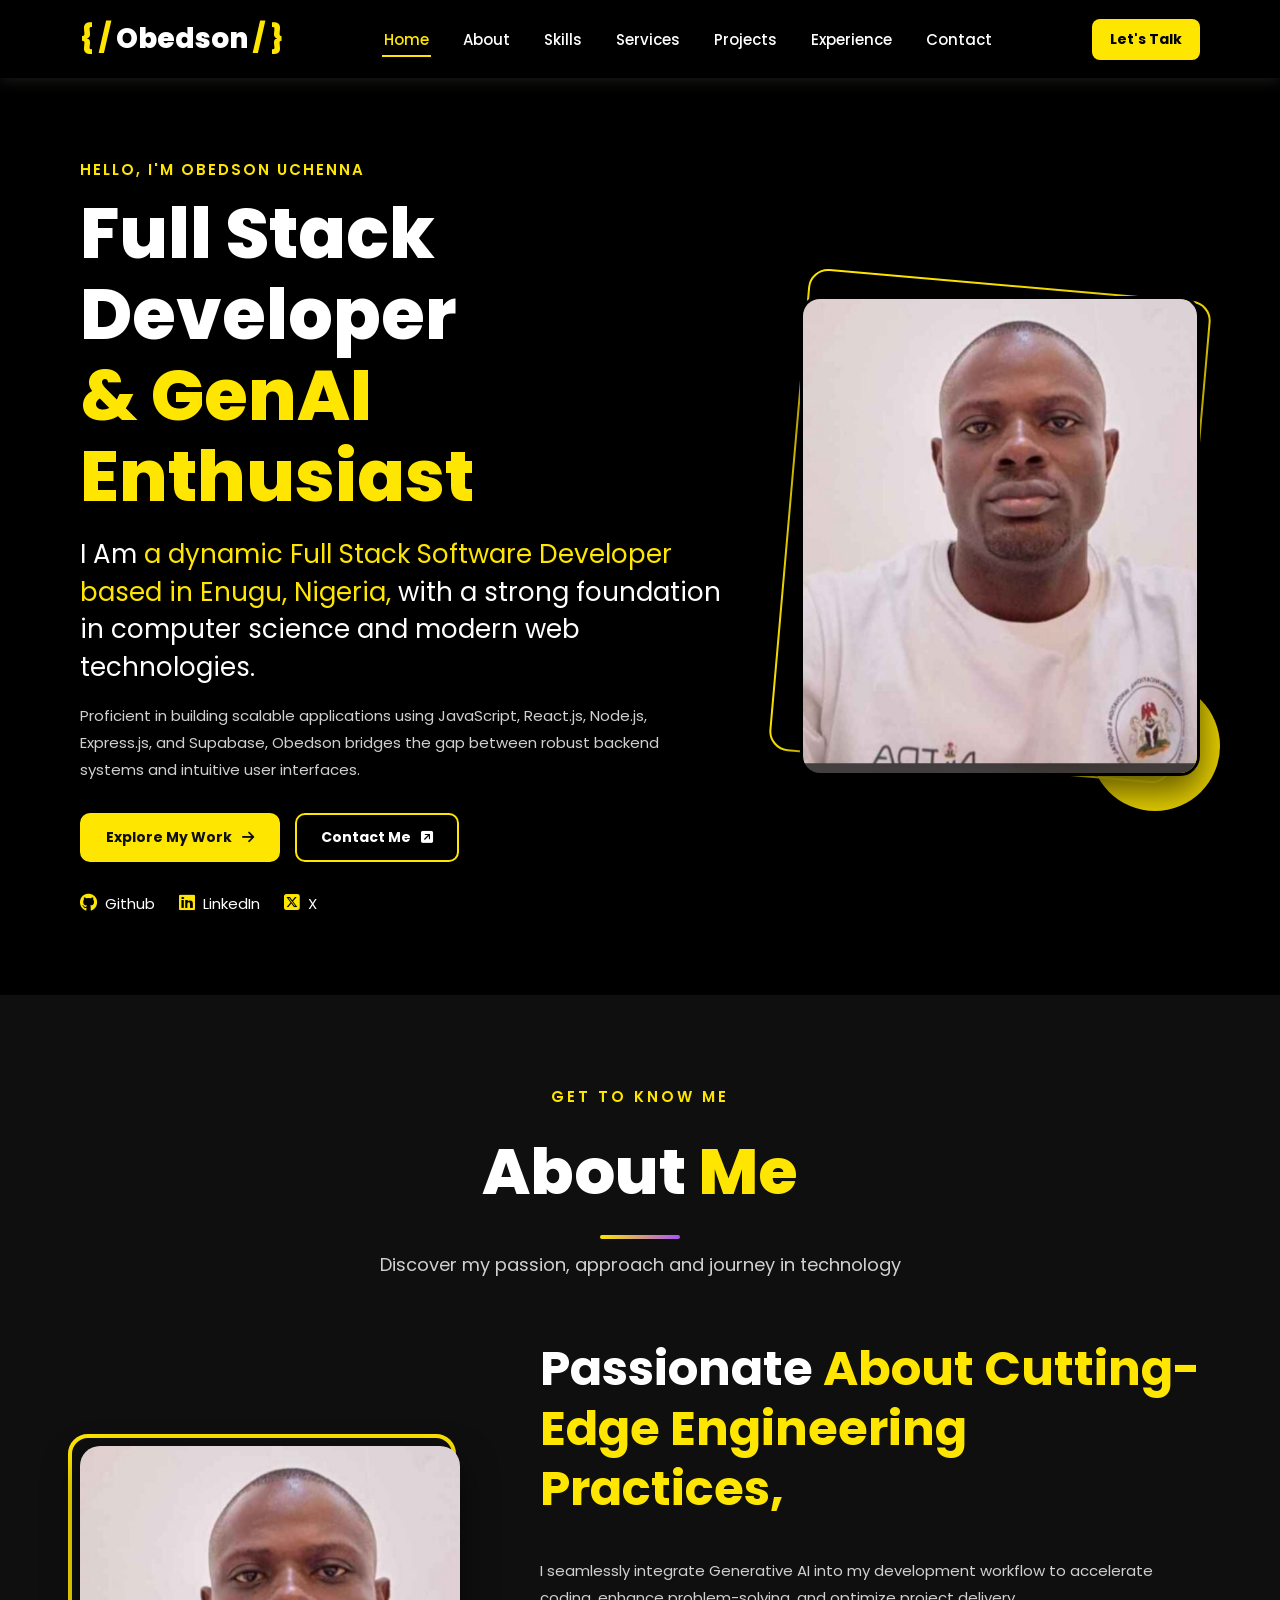
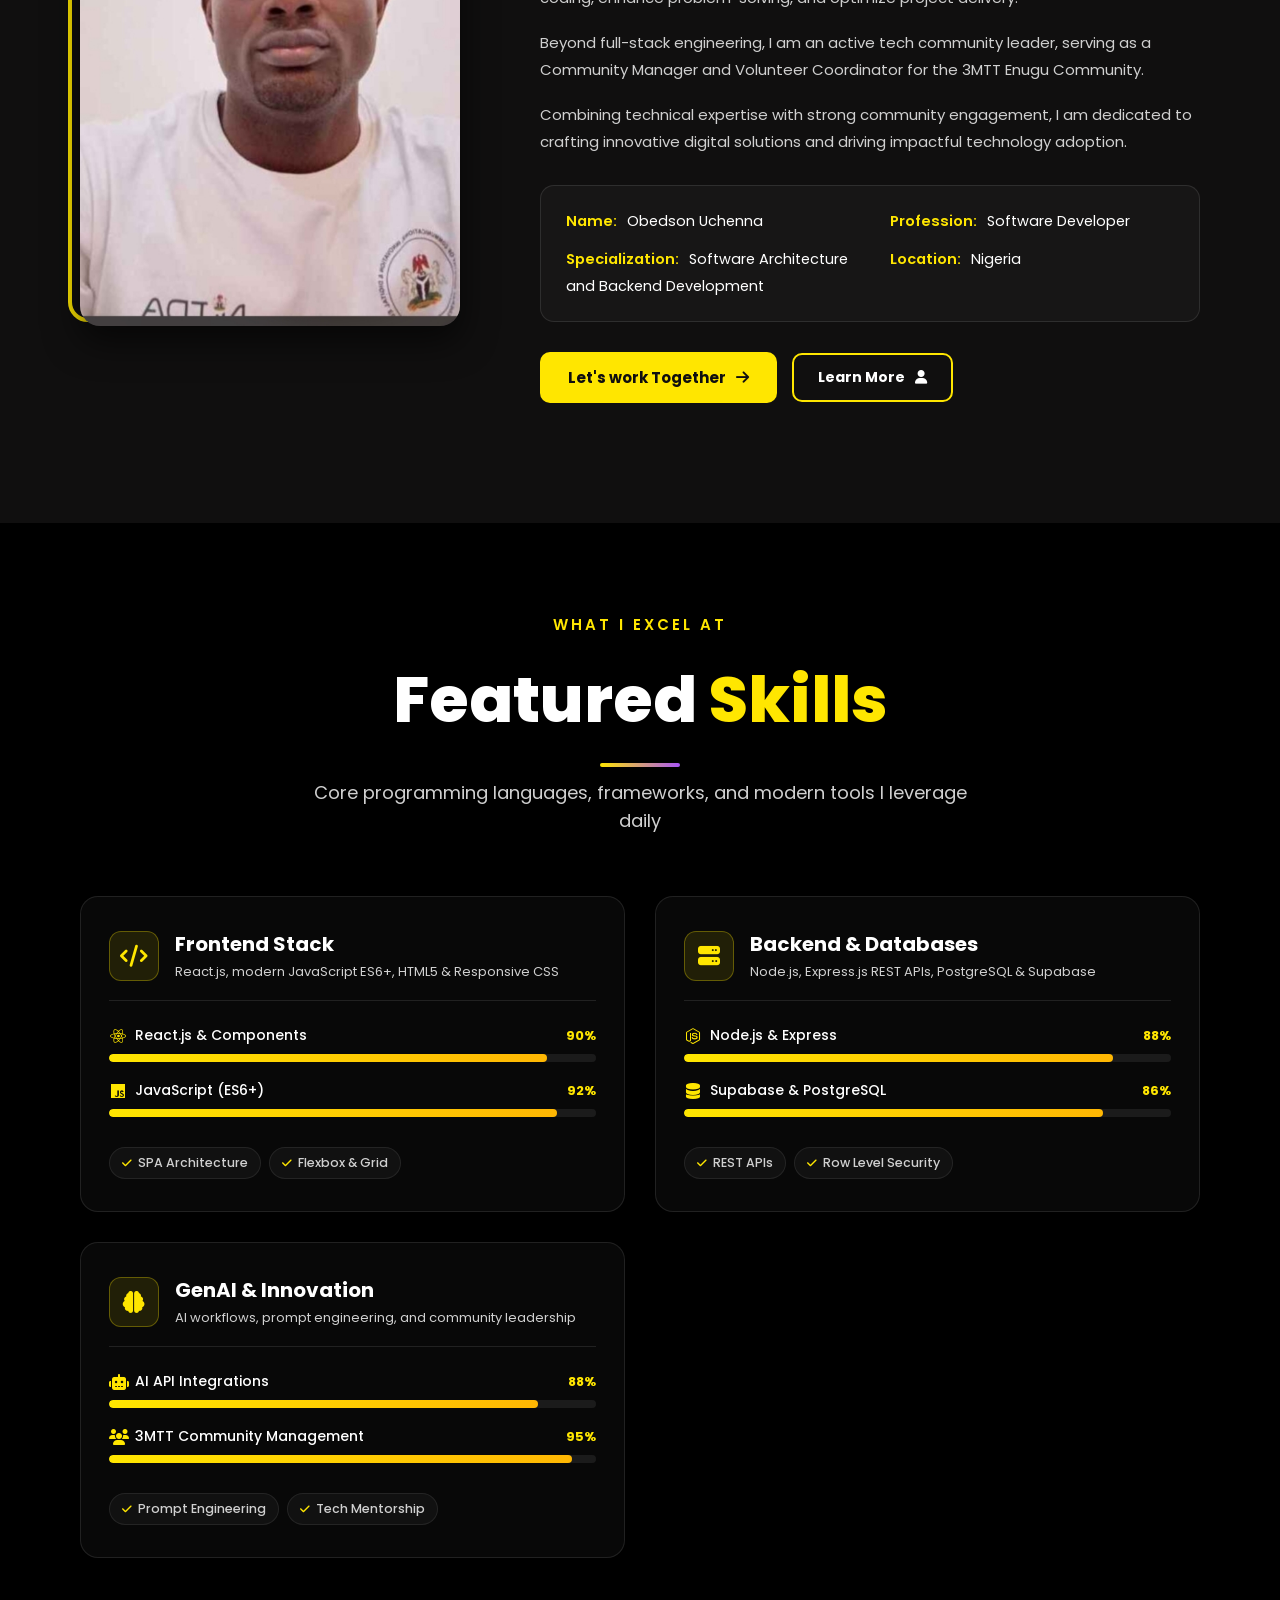
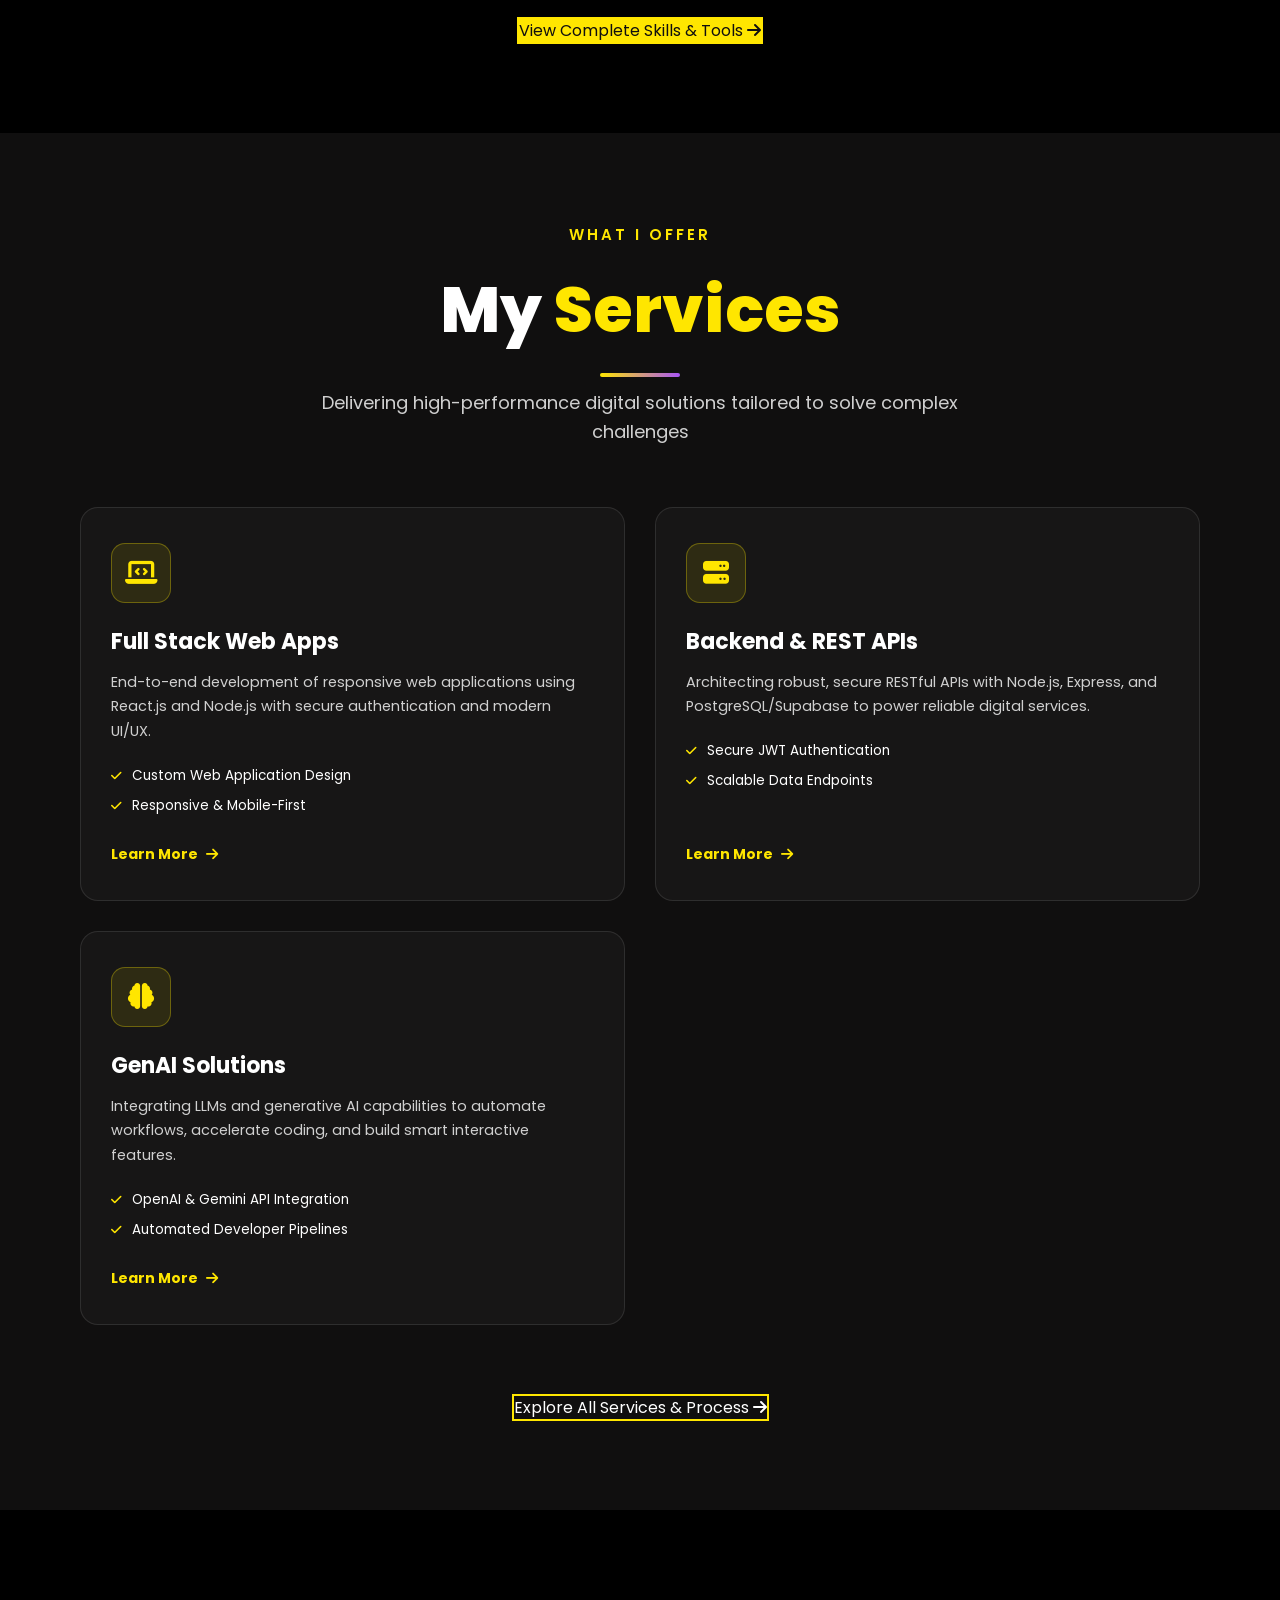
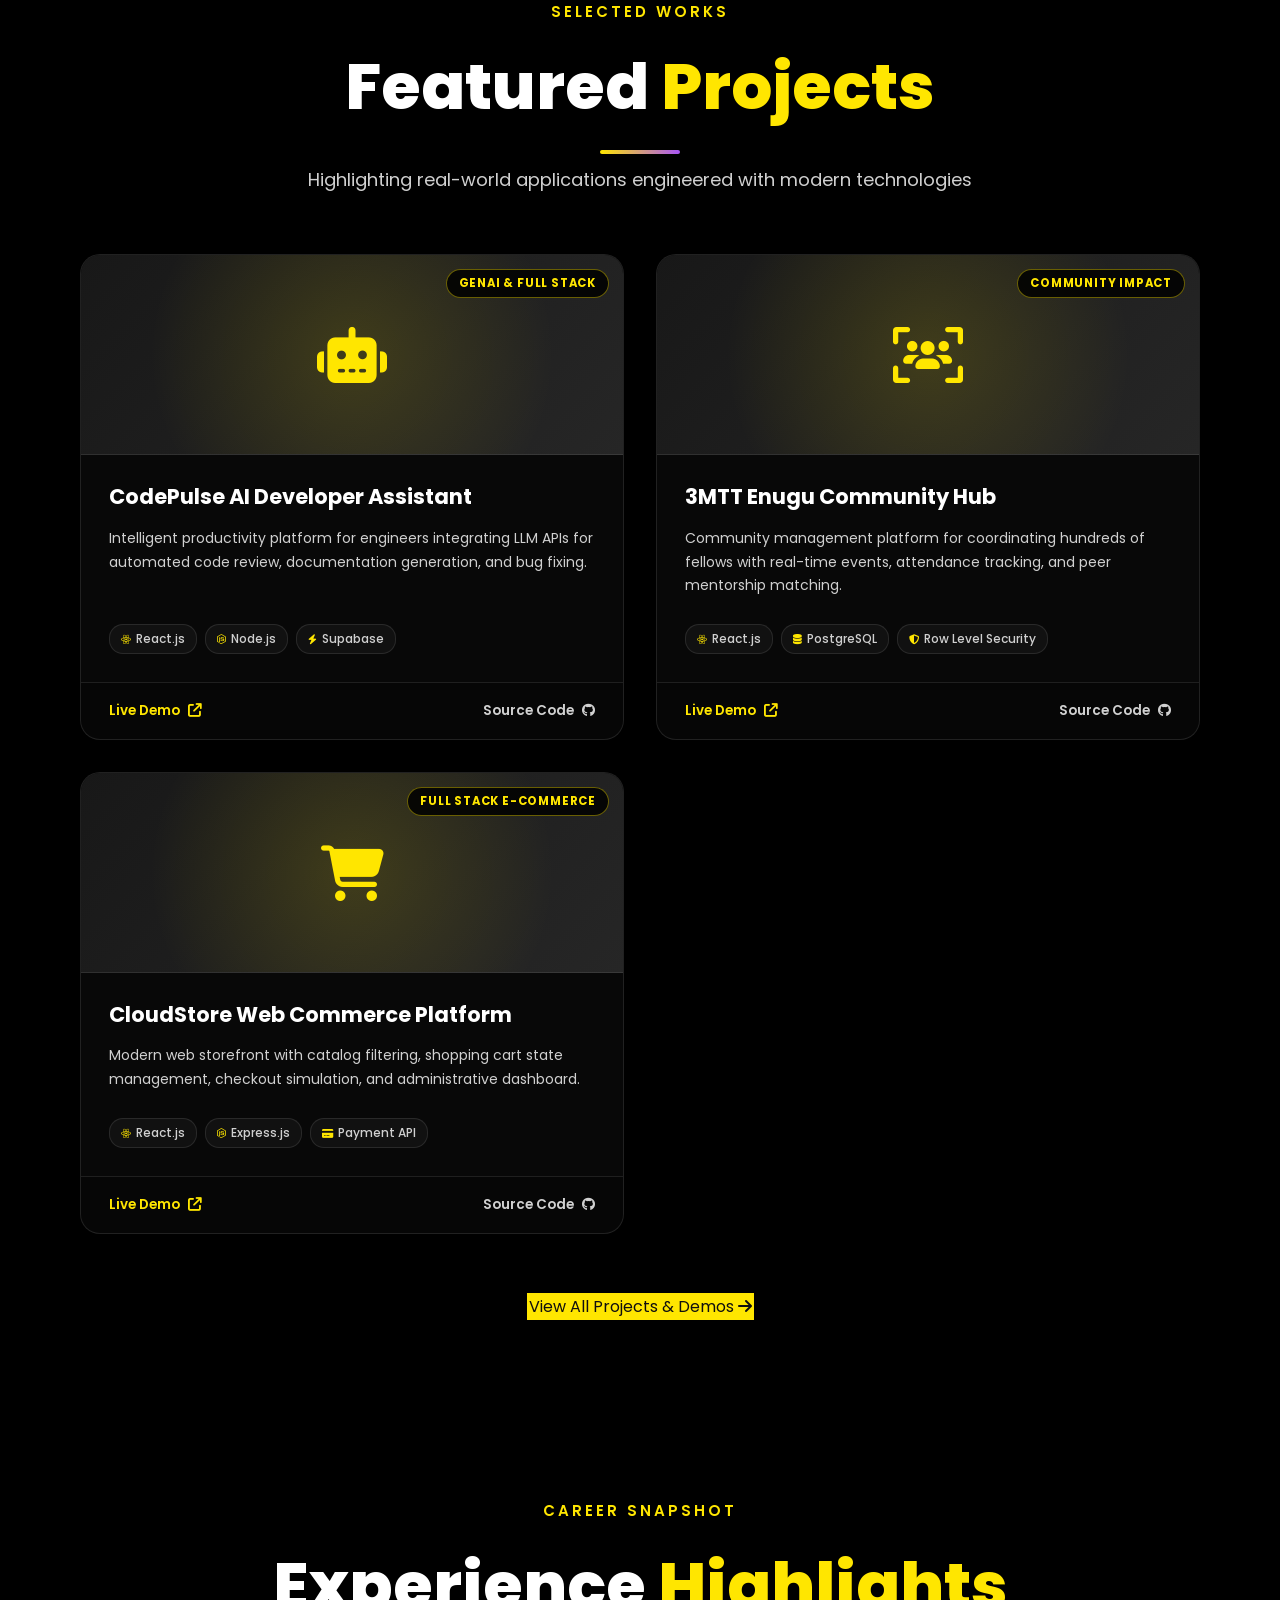
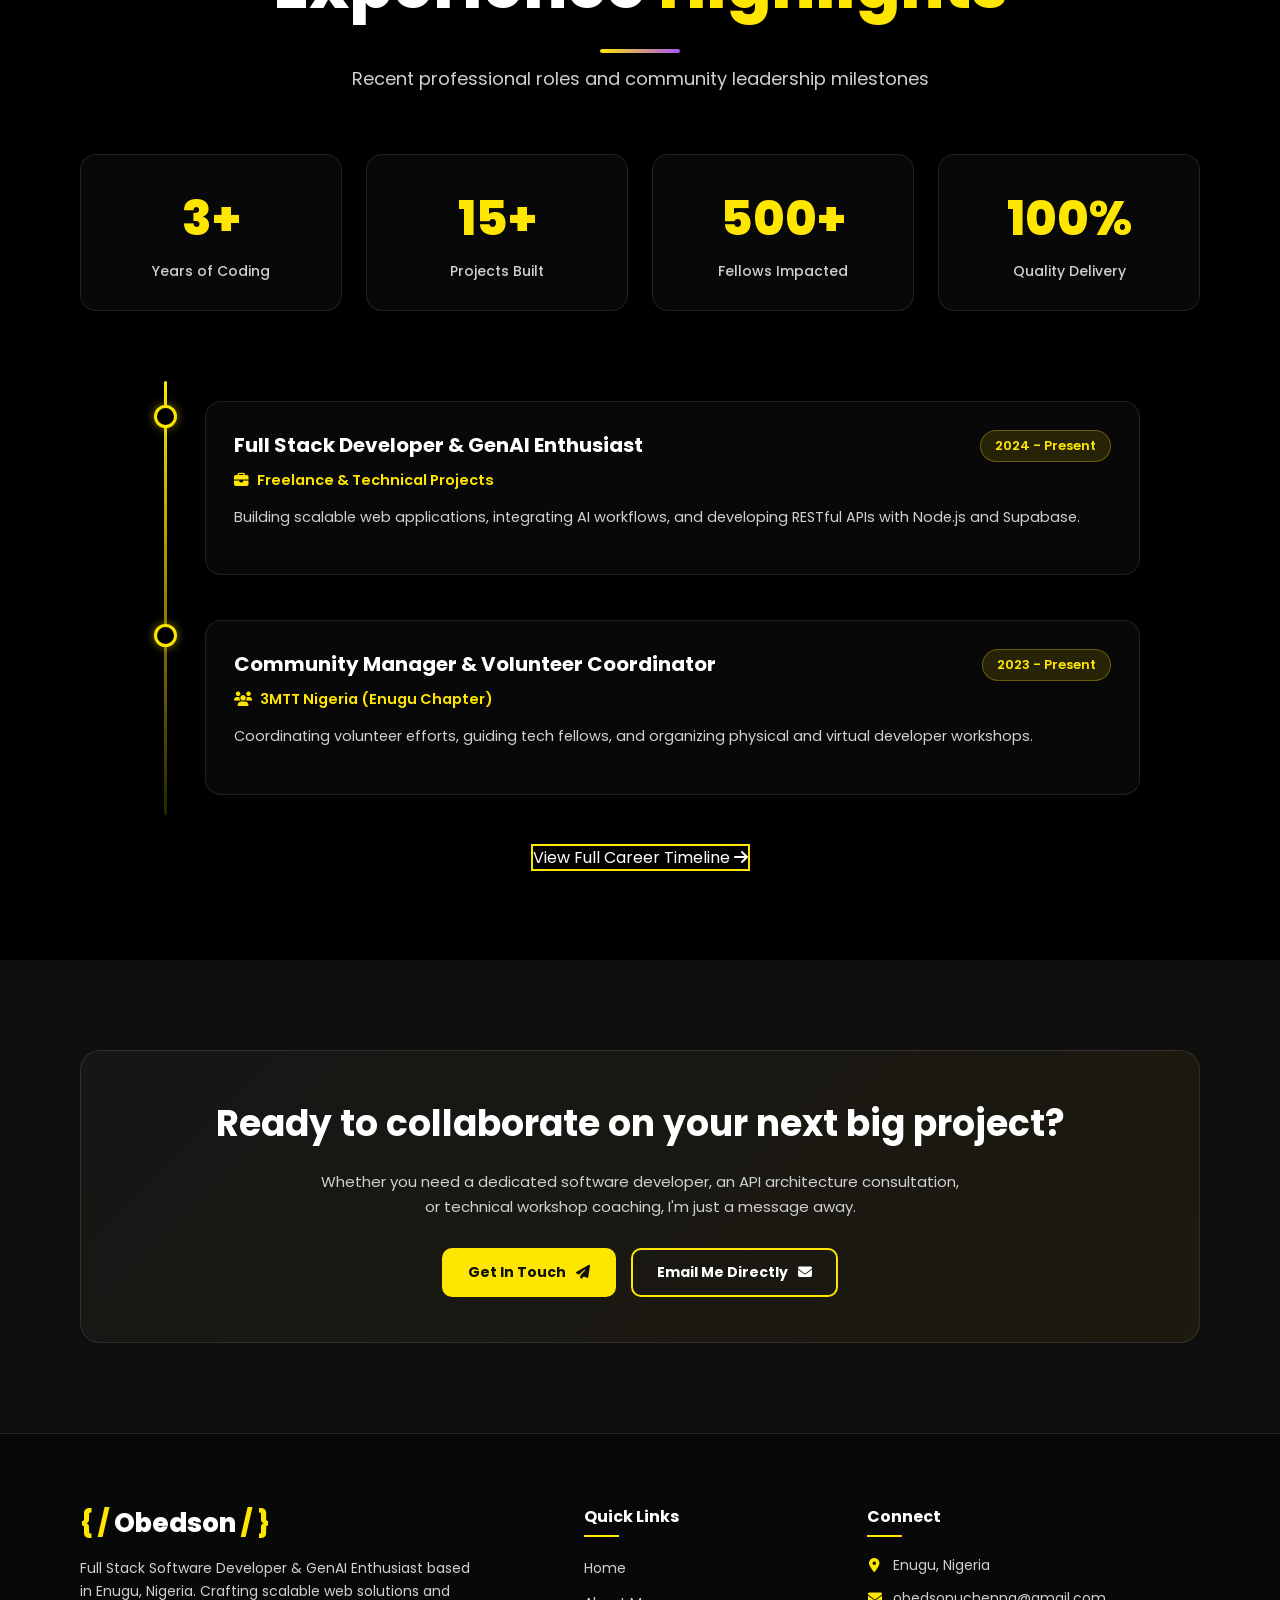
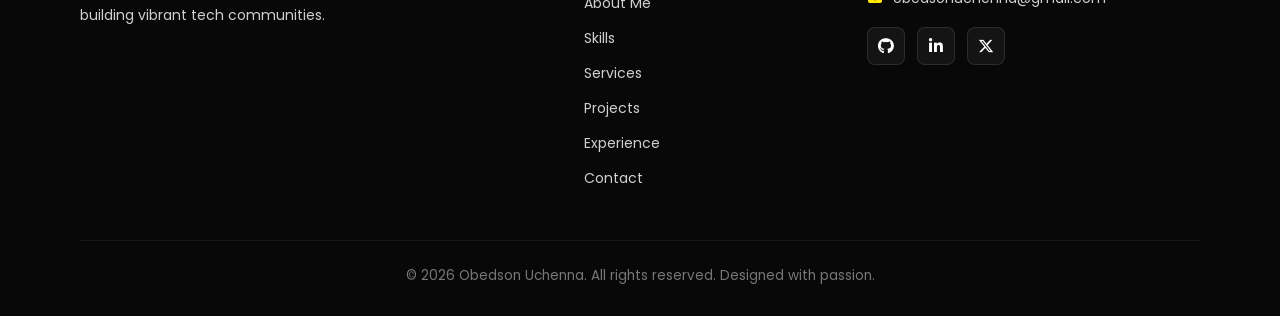
<file: index.html>
<!DOCTYPE html>
<html lang="en">

<head>
    <meta charset="UTF-8">
    <meta name="viewport" content="width=device-width, initial-scale=1.0">
    <title>Portfolio - Obedson Uchenna</title>
    <link rel="stylesheet" href="portfo.css">
    <link rel="stylesheet" href="https://cdnjs.cloudflare.com/ajax/libs/font-awesome/6.5.1/css/all.min.css">
</head>

<body>
    <!-- Header Navigation -->
    <header class="header">
        <div class="logo">
            <a href="portfolio.html"><h1><span>{ /</span> Obedson <span>/ }</span></h1></a>
        </div>

        <nav class="nav" id="navbar">
            <a href="portfolio.html" class="active">home</a>
            <a href="about.html">about</a>
            <a href="skills.html">skills</a>
            <a href="services.html">services</a>
            <a href="projects.html">projects</a>
            <a href="experiences.html">experience</a>
            <a href="contact.html">contact</a>
        </nav>

        <div class="header-right">
            <div class="logo-txt">
                <a href="contact.html"><p>let's talk</p></a>
            </div>
            <button class="menu-btn" id="menu-btn" aria-label="Toggle Navigation">
                <i class="fa-solid fa-bars"></i>
            </button>
        </div>
    </header>

    <!-- Hero Section -->
    <main class="all" id="home">
        <div class="hero-container">
            <div class="hero-text">
                <h3>HELLO, I'M OBEDSON UCHENNA</h3>

                <h1>Full Stack Developer <br class="desktop-br"><span>& GenAI Enthusiast</span></h1>

                <p class="hero-sub">I Am <span>a dynamic Full Stack Software Developer based in Enugu, Nigeria,</span> with a strong foundation <br class="desktop-br">in computer science and modern web technologies.</p>

                <p class="ptag">Proficient in building scalable applications using JavaScript, React.js, Node.js, Express.js, 
                    and Supabase, Obedson bridges the gap between robust backend systems and intuitive user interfaces.</p>

                <div class="btns">
                    <a href="projects.html" class="btn1 btn">Explore my work <i class="fa-solid fa-arrow-right"></i></a>
                    <a href="contact.html" class="btn2 btn">Contact me <i class="fa-solid fa-square-arrow-up-right"></i></a>
                </div> 

                <div class="icons">
                    <div class="icon">
                        <i class="fa-brands fa-github"></i>
                        <a href="https://github.com/obedson/" target="_blank" rel="noopener noreferrer">github</a>
                    </div>
                    <div class="icon">
                        <i class="fa-brands fa-linkedin"></i>
                        <a href="https://www.linkedin.com/in/obedson-uchenna" target="_blank" rel="noopener noreferrer">LinkedIn</a>
                    </div>
                    <div class="icon">
                        <i class="fa-brands fa-square-x-twitter"></i>
                        <a href="https://x.com/obedsonfield" target="_blank" rel="noopener noreferrer">X</a>
                    </div>
                </div>
            </div>

            <div class="hero-img">
                <img src="img.jpg" alt="Obedson Uchenna">
            </div>
        </div>
    </main>

    <!-- About Section -->
    <section class="about" id="about">
        <div class="about-heading">
            <h4>GET TO KNOW ME</h4>
            <h1>about <span>me</span></h1>
            <div class="div">
                <div class="gradient"></div>
                <p>Discover my passion, approach and journey in technology</p>
            </div>
        </div>

        <div class="about-hero">
            <div class="abt-img">
                <img src="img.jpg" alt="About Obedson">
            </div>

            <div class="about-text">
                <h2>Passionate <span>about cutting-edge engineering practices,</span></h2>

                <div class="pdiv">
                    <p>I seamlessly integrate Generative AI into my 
                    development workflow to accelerate coding,
                     enhance problem-solving, and optimize project delivery.</p>

                    <p>Beyond full-stack engineering, I am an active tech community leader, serving as a
                         Community Manager and Volunteer Coordinator for the 3MTT Enugu Community.</p>
                         
                    <p>Combining technical expertise with strong community engagement,
                         I am dedicated to crafting innovative digital solutions and driving impactful technology adoption.</p>

                    <div class="details">
                        <div class="group">
                            <p><span>Name:</span> Obedson Uchenna</p>
                            <p><span>Specialization:</span> Software Architecture and Backend Development</p>
                        </div>
                        <div class="group">
                            <p><span>Profession:</span> Software Developer</p>
                            <p><span>Location:</span> Nigeria</p>
                        </div>
                    </div>
                </div>

                <div class="btns" style="margin-top: 30px;">
                    <a href="contact.html" class="bt" style="margin-top: 0;">
                        Let's work Together <i class="fa-solid fa-arrow-right"></i>
                    </a>
                    <a href="about.html" class="btn2 btn">
                        Learn More <i class="fa-solid fa-user"></i>
                    </a>
                </div>
            </div>
        </div>
    </section>

    <!-- Skills Showcase Section -->
    <section class="skills-section" id="skills">
        <div class="skills-container">
            <div class="section-heading">
                <h4>WHAT I EXCEL AT</h4>
                <h1>Featured <span>Skills</span></h1>
                <div class="div">
                    <div class="gradient"></div>
                    <p>Core programming languages, frameworks, and modern tools I leverage daily</p>
                </div>
            </div>

            <div class="skills-categories">
                <!-- Frontend Spotlight -->
                <div class="skill-category-card">
                    <div class="category-header">
                        <div class="category-icon">
                            <i class="fa-solid fa-code"></i>
                        </div>
                        <div>
                            <h3>Frontend Stack</h3>
                            <p>React.js, modern JavaScript ES6+, HTML5 & Responsive CSS</p>
                        </div>
                    </div>
                    <div class="skills-list">
                        <div class="skill-item">
                            <div class="skill-info">
                                <span class="name"><i class="fa-brands fa-react"></i> React.js & Components</span>
                                <span class="pct">90%</span>
                            </div>
                            <div class="progress-track"><div class="progress-fill" style="width: 90%;"></div></div>
                        </div>
                        <div class="skill-item">
                            <div class="skill-info">
                                <span class="name"><i class="fa-brands fa-js"></i> JavaScript (ES6+)</span>
                                <span class="pct">92%</span>
                            </div>
                            <div class="progress-track"><div class="progress-fill" style="width: 92%;"></div></div>
                        </div>
                    </div>
                    <div class="skill-tags">
                        <span class="skill-tag"><i class="fa-solid fa-check"></i> SPA Architecture</span>
                        <span class="skill-tag"><i class="fa-solid fa-check"></i> Flexbox & Grid</span>
                    </div>
                </div>

                <!-- Backend Spotlight -->
                <div class="skill-category-card">
                    <div class="category-header">
                        <div class="category-icon">
                            <i class="fa-solid fa-server"></i>
                        </div>
                        <div>
                            <h3>Backend & Databases</h3>
                            <p>Node.js, Express.js REST APIs, PostgreSQL & Supabase</p>
                        </div>
                    </div>
                    <div class="skills-list">
                        <div class="skill-item">
                            <div class="skill-info">
                                <span class="name"><i class="fa-brands fa-node-js"></i> Node.js & Express</span>
                                <span class="pct">88%</span>
                            </div>
                            <div class="progress-track"><div class="progress-fill" style="width: 88%;"></div></div>
                        </div>
                        <div class="skill-item">
                            <div class="skill-info">
                                <span class="name"><i class="fa-solid fa-database"></i> Supabase & PostgreSQL</span>
                                <span class="pct">86%</span>
                            </div>
                            <div class="progress-track"><div class="progress-fill" style="width: 86%;"></div></div>
                        </div>
                    </div>
                    <div class="skill-tags">
                        <span class="skill-tag"><i class="fa-solid fa-check"></i> REST APIs</span>
                        <span class="skill-tag"><i class="fa-solid fa-check"></i> Row Level Security</span>
                    </div>
                </div>

                <!-- GenAI Spotlight -->
                <div class="skill-category-card">
                    <div class="category-header">
                        <div class="category-icon">
                            <i class="fa-solid fa-brain"></i>
                        </div>
                        <div>
                            <h3>GenAI & Innovation</h3>
                            <p>AI workflows, prompt engineering, and community leadership</p>
                        </div>
                    </div>
                    <div class="skills-list">
                        <div class="skill-item">
                            <div class="skill-info">
                                <span class="name"><i class="fa-solid fa-robot"></i> AI API Integrations</span>
                                <span class="pct">88%</span>
                            </div>
                            <div class="progress-track"><div class="progress-fill" style="width: 88%;"></div></div>
                        </div>
                        <div class="skill-item">
                            <div class="skill-info">
                                <span class="name"><i class="fa-solid fa-users"></i> 3MTT Community Management</span>
                                <span class="pct">95%</span>
                            </div>
                            <div class="progress-track"><div class="progress-fill" style="width: 95%;"></div></div>
                        </div>
                    </div>
                    <div class="skill-tags">
                        <span class="skill-tag"><i class="fa-solid fa-check"></i> Prompt Engineering</span>
                        <span class="skill-tag"><i class="fa-solid fa-check"></i> Tech Mentorship</span>
                    </div>
                </div>
            </div>

            <div style="text-align: center; margin-top: 10px;">
                <a href="skills.html" class="btn1 btn">
                    View Complete Skills & Tools <i class="fa-solid fa-arrow-right"></i>
                </a>
            </div>
        </div>
    </section>

    <!-- Services Showcase Section -->
    <section class="services-section" id="services">
        <div class="services-container">
            <div class="section-heading">
                <h4>WHAT I OFFER</h4>
                <h1>My <span>Services</span></h1>
                <div class="div">
                    <div class="gradient"></div>
                    <p>Delivering high-performance digital solutions tailored to solve complex challenges</p>
                </div>
            </div>

            <div class="services-grid">
                <div class="service-card">
                    <div>
                        <div class="service-icon-box">
                            <i class="fa-solid fa-laptop-code"></i>
                        </div>
                        <h3>Full Stack Web Apps</h3>
                        <p class="service-desc">End-to-end development of responsive web applications using React.js and Node.js with secure authentication and modern UI/UX.</p>
                        <ul class="service-features">
                            <li><i class="fa-solid fa-check"></i> Custom Web Application Design</li>
                            <li><i class="fa-solid fa-check"></i> Responsive & Mobile-First</li>
                        </ul>
                    </div>
                    <a href="services.html" class="service-action-link">Learn More <i class="fa-solid fa-arrow-right"></i></a>
                </div>

                <div class="service-card">
                    <div>
                        <div class="service-icon-box">
                            <i class="fa-solid fa-server"></i>
                        </div>
                        <h3>Backend & REST APIs</h3>
                        <p class="service-desc">Architecting robust, secure RESTful APIs with Node.js, Express, and PostgreSQL/Supabase to power reliable digital services.</p>
                        <ul class="service-features">
                            <li><i class="fa-solid fa-check"></i> Secure JWT Authentication</li>
                            <li><i class="fa-solid fa-check"></i> Scalable Data Endpoints</li>
                        </ul>
                    </div>
                    <a href="services.html" class="service-action-link">Learn More <i class="fa-solid fa-arrow-right"></i></a>
                </div>

                <div class="service-card">
                    <div>
                        <div class="service-icon-box">
                            <i class="fa-solid fa-brain"></i>
                        </div>
                        <h3>GenAI Solutions</h3>
                        <p class="service-desc">Integrating LLMs and generative AI capabilities to automate workflows, accelerate coding, and build smart interactive features.</p>
                        <ul class="service-features">
                            <li><i class="fa-solid fa-check"></i> OpenAI & Gemini API Integration</li>
                            <li><i class="fa-solid fa-check"></i> Automated Developer Pipelines</li>
                        </ul>
                    </div>
                    <a href="services.html" class="service-action-link">Learn More <i class="fa-solid fa-arrow-right"></i></a>
                </div>
            </div>

            <div style="text-align: center; margin-top: 10px;">
                <a href="services.html" class="btn2 btn">
                    Explore All Services & Process <i class="fa-solid fa-arrow-right"></i>
                </a>
            </div>
        </div>
    </section>

    <!-- Projects Showcase Section -->
    <section class="projects-section" id="projects" style="background-color: var(--bg-color);">
        <div class="projects-container">
            <div class="section-heading">
                <h4>SELECTED WORKS</h4>
                <h1>Featured <span>Projects</span></h1>
                <div class="div">
                    <div class="gradient"></div>
                    <p>Highlighting real-world applications engineered with modern technologies</p>
                </div>
            </div>

            <div class="projects-grid">
                <!-- Project 1 -->
                <div class="project-card">
                    <div class="project-banner">
                        <span class="project-badge">GenAI & Full Stack</span>
                        <i class="fa-solid fa-robot project-banner-icon"></i>
                    </div>
                    <div class="project-body">
                        <h3>CodePulse AI Developer Assistant</h3>
                        <p class="project-desc">Intelligent productivity platform for engineers integrating LLM APIs for automated code review, documentation generation, and bug fixing.</p>
                        <div class="project-tags">
                            <span class="project-tag"><i class="fa-brands fa-react"></i> React.js</span>
                            <span class="project-tag"><i class="fa-brands fa-node-js"></i> Node.js</span>
                            <span class="project-tag"><i class="fa-solid fa-bolt"></i> Supabase</span>
                        </div>
                    </div>
                    <div class="project-footer">
                        <a href="https://github.com/obedson/" target="_blank" rel="noopener noreferrer" class="project-btn demo">Live Demo <i class="fa-solid fa-arrow-up-right-from-square"></i></a>
                        <a href="https://github.com/obedson/" target="_blank" rel="noopener noreferrer" class="project-btn code">Source Code <i class="fa-brands fa-github"></i></a>
                    </div>
                </div>

                <!-- Project 2 -->
                <div class="project-card">
                    <div class="project-banner">
                        <span class="project-badge">Community Impact</span>
                        <i class="fa-solid fa-users-viewfinder project-banner-icon"></i>
                    </div>
                    <div class="project-body">
                        <h3>3MTT Enugu Community Hub</h3>
                        <p class="project-desc">Community management platform for coordinating hundreds of fellows with real-time events, attendance tracking, and peer mentorship matching.</p>
                        <div class="project-tags">
                            <span class="project-tag"><i class="fa-brands fa-react"></i> React.js</span>
                            <span class="project-tag"><i class="fa-solid fa-database"></i> PostgreSQL</span>
                            <span class="project-tag"><i class="fa-solid fa-shield-halved"></i> Row Level Security</span>
                        </div>
                    </div>
                    <div class="project-footer">
                        <a href="https://github.com/obedson/" target="_blank" rel="noopener noreferrer" class="project-btn demo">Live Demo <i class="fa-solid fa-arrow-up-right-from-square"></i></a>
                        <a href="https://github.com/obedson/" target="_blank" rel="noopener noreferrer" class="project-btn code">Source Code <i class="fa-brands fa-github"></i></a>
                    </div>
                </div>

                <!-- Project 3 -->
                <div class="project-card">
                    <div class="project-banner">
                        <span class="project-badge">Full Stack E-Commerce</span>
                        <i class="fa-solid fa-cart-shopping project-banner-icon"></i>
                    </div>
                    <div class="project-body">
                        <h3>CloudStore Web Commerce Platform</h3>
                        <p class="project-desc">Modern web storefront with catalog filtering, shopping cart state management, checkout simulation, and administrative dashboard.</p>
                        <div class="project-tags">
                            <span class="project-tag"><i class="fa-brands fa-react"></i> React.js</span>
                            <span class="project-tag"><i class="fa-brands fa-node-js"></i> Express.js</span>
                            <span class="project-tag"><i class="fa-solid fa-credit-card"></i> Payment API</span>
                        </div>
                    </div>
                    <div class="project-footer">
                        <a href="https://github.com/obedson/" target="_blank" rel="noopener noreferrer" class="project-btn demo">Live Demo <i class="fa-solid fa-arrow-up-right-from-square"></i></a>
                        <a href="https://github.com/obedson/" target="_blank" rel="noopener noreferrer" class="project-btn code">Source Code <i class="fa-brands fa-github"></i></a>
                    </div>
                </div>
            </div>

            <div style="text-align: center; margin-top: 10px;">
                <a href="projects.html" class="btn1 btn">
                    View All Projects & Demos <i class="fa-solid fa-arrow-right"></i>
                </a>
            </div>
        </div>
    </section>

    <!-- Experience Showcase Section -->
    <section class="experience-section" id="experience">
        <div class="experience-container">
            <div class="section-heading">
                <h4>CAREER SNAPSHOT</h4>
                <h1>Experience <span>Highlights</span></h1>
                <div class="div">
                    <div class="gradient"></div>
                    <p>Recent professional roles and community leadership milestones</p>
                </div>
            </div>

            <!-- Stats Bar -->
            <div class="metrics-grid">
                <div class="metric-card">
                    <div class="metric-num">3+</div>
                    <div class="metric-label">Years of Coding</div>
                </div>
                <div class="metric-card">
                    <div class="metric-num">15+</div>
                    <div class="metric-label">Projects Built</div>
                </div>
                <div class="metric-card">
                    <div class="metric-num">500+</div>
                    <div class="metric-label">Fellows Impacted</div>
                </div>
                <div class="metric-card">
                    <div class="metric-num">100%</div>
                    <div class="metric-label">Quality Delivery</div>
                </div>
            </div>

            <div class="timeline" style="margin-bottom: 30px;">
                <div class="timeline-item">
                    <div class="timeline-dot"></div>
                    <div class="timeline-card">
                        <div class="timeline-top">
                            <h3 class="timeline-role">Full Stack Developer & GenAI Enthusiast</h3>
                            <span class="timeline-badge">2024 - Present</span>
                        </div>
                        <div class="timeline-company"><i class="fa-solid fa-briefcase"></i> Freelance & Technical Projects</div>
                        <p class="timeline-desc">Building scalable web applications, integrating AI workflows, and developing RESTful APIs with Node.js and Supabase.</p>
                    </div>
                </div>

                <div class="timeline-item">
                    <div class="timeline-dot"></div>
                    <div class="timeline-card">
                        <div class="timeline-top">
                            <h3 class="timeline-role">Community Manager & Volunteer Coordinator</h3>
                            <span class="timeline-badge">2023 - Present</span>
                        </div>
                        <div class="timeline-company"><i class="fa-solid fa-users"></i> 3MTT Nigeria (Enugu Chapter)</div>
                        <p class="timeline-desc">Coordinating volunteer efforts, guiding tech fellows, and organizing physical and virtual developer workshops.</p>
                    </div>
                </div>
            </div>

            <div style="text-align: center; margin-top: 20px;">
                <a href="experiences.html" class="btn2 btn">
                    View Full Career Timeline <i class="fa-solid fa-arrow-right"></i>
                </a>
            </div>
        </div>
    </section>

    <!-- Quick Contact Banner Section -->
    <section class="about" id="contact" style="background-color: var(--aboutbg-color);">
        <div class="cta-panel" style="max-width: 1200px; margin: 0 auto;">
            <h2>Ready to collaborate on your next big project?</h2>
            <p>Whether you need a dedicated software developer, an API architecture consultation, or technical workshop coaching, I'm just a message away.</p>
            <div class="btns" style="margin: 10px 0 0 0;">
                <a href="contact.html" class="btn1 btn">Get In Touch <i class="fa-solid fa-paper-plane"></i></a>
                <a href="mailto:obedsonuchenna@gmail.com" class="btn2 btn">Email Me Directly <i class="fa-solid fa-envelope"></i></a>
            </div>
        </div>
    </section>

    <!-- Footer -->
    <footer class="footer">
        <div class="footer-container">
            <div class="footer-brand">
                <a href="portfolio.html"><h2><span>{ /</span> Obedson <span>/ }</span></h2></a>
                <p>Full Stack Software Developer & GenAI Enthusiast based in Enugu, Nigeria. Crafting scalable web solutions and building vibrant tech communities.</p>
            </div>

            <div class="footer-nav">
                <h4>Quick Links</h4>
                <ul>
                    <li><a href="portfolio.html">Home</a></li>
                    <li><a href="about.html">About Me</a></li>
                    <li><a href="skills.html">Skills</a></li>
                    <li><a href="services.html">Services</a></li>
                    <li><a href="projects.html">Projects</a></li>
                    <li><a href="experiences.html">Experience</a></li>
                    <li><a href="contact.html">Contact</a></li>
                </ul>
            </div>

            <div class="footer-contact">
                <h4>Connect</h4>
                <p><i class="fa-solid fa-location-dot"></i> Enugu, Nigeria</p>
                <p><i class="fa-solid fa-envelope"></i> obedsonuchenna@gmail.com</p>
                <div class="footer-socials">
                    <a href="https://github.com/obedson/" target="_blank" rel="noopener noreferrer" aria-label="GitHub"><i class="fa-brands fa-github"></i></a>
                    <a href="https://www.linkedin.com/in/obedson-uchenna" target="_blank" rel="noopener noreferrer" aria-label="LinkedIn"><i class="fa-brands fa-linkedin-in"></i></a>
                    <a href="https://x.com/obedsonfield" target="_blank" rel="noopener noreferrer" aria-label="X (Twitter)"><i class="fa-brands fa-x-twitter"></i></a>
                </div>
            </div>
        </div>

        <div class="footer-bottom">
            <p>&copy; 2026 Obedson Uchenna. All rights reserved. Designed with passion.</p>
        </div>
    </footer>

    <!-- Mobile Navigation Toggle Script -->
    <script>
        const menuBtn = document.getElementById('menu-btn');
        const nav = document.getElementById('navbar');

        if (menuBtn && nav) {
            menuBtn.addEventListener('click', (e) => {
                e.stopPropagation();
                nav.classList.toggle('active');
                menuBtn.classList.toggle('active');
                const icon = menuBtn.querySelector('i');
                if (icon) {
                    if (nav.classList.contains('active')) {
                        icon.classList.remove('fa-bars');
                        icon.classList.add('fa-xmark');
                    } else {
                        icon.classList.remove('fa-xmark');
                        icon.classList.add('fa-bars');
                    }
                }
            });

            // Close nav when clicking a nav link
            nav.querySelectorAll('a').forEach(link => {
                link.addEventListener('click', () => {
                    nav.classList.remove('active');
                    menuBtn.classList.remove('active');
                    const icon = menuBtn.querySelector('i');
                    if (icon) {
                        icon.classList.remove('fa-xmark');
                        icon.classList.add('fa-bars');
                    }
                });
            });

            // Close nav when clicking outside
            document.addEventListener('click', (e) => {
                if (!nav.contains(e.target) && !menuBtn.contains(e.target) && nav.classList.contains('active')) {
                    nav.classList.remove('active');
                    menuBtn.classList.remove('active');
                    const icon = menuBtn.querySelector('i');
                    if (icon) {
                        icon.classList.remove('fa-xmark');
                        icon.classList.add('fa-bars');
                    }
                }
            });
        }
    </script>
</body>

</html>
</file>
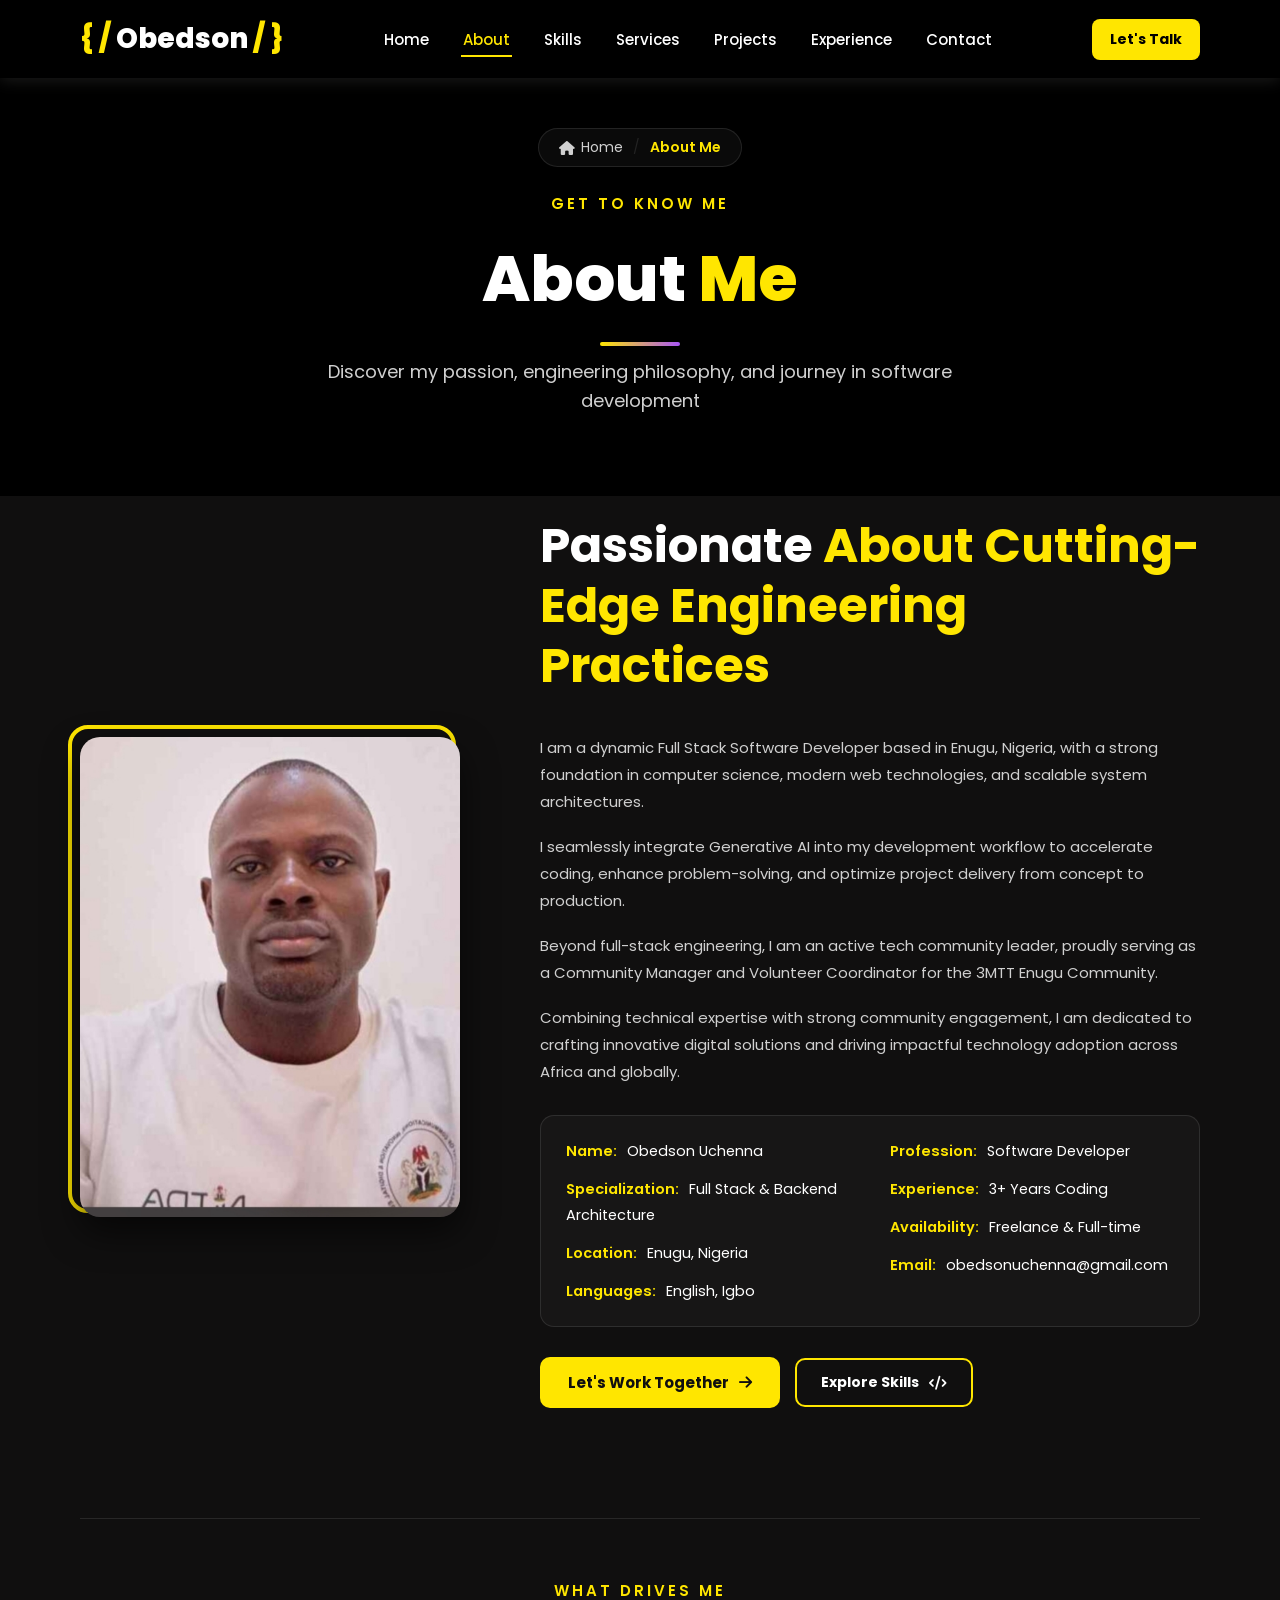
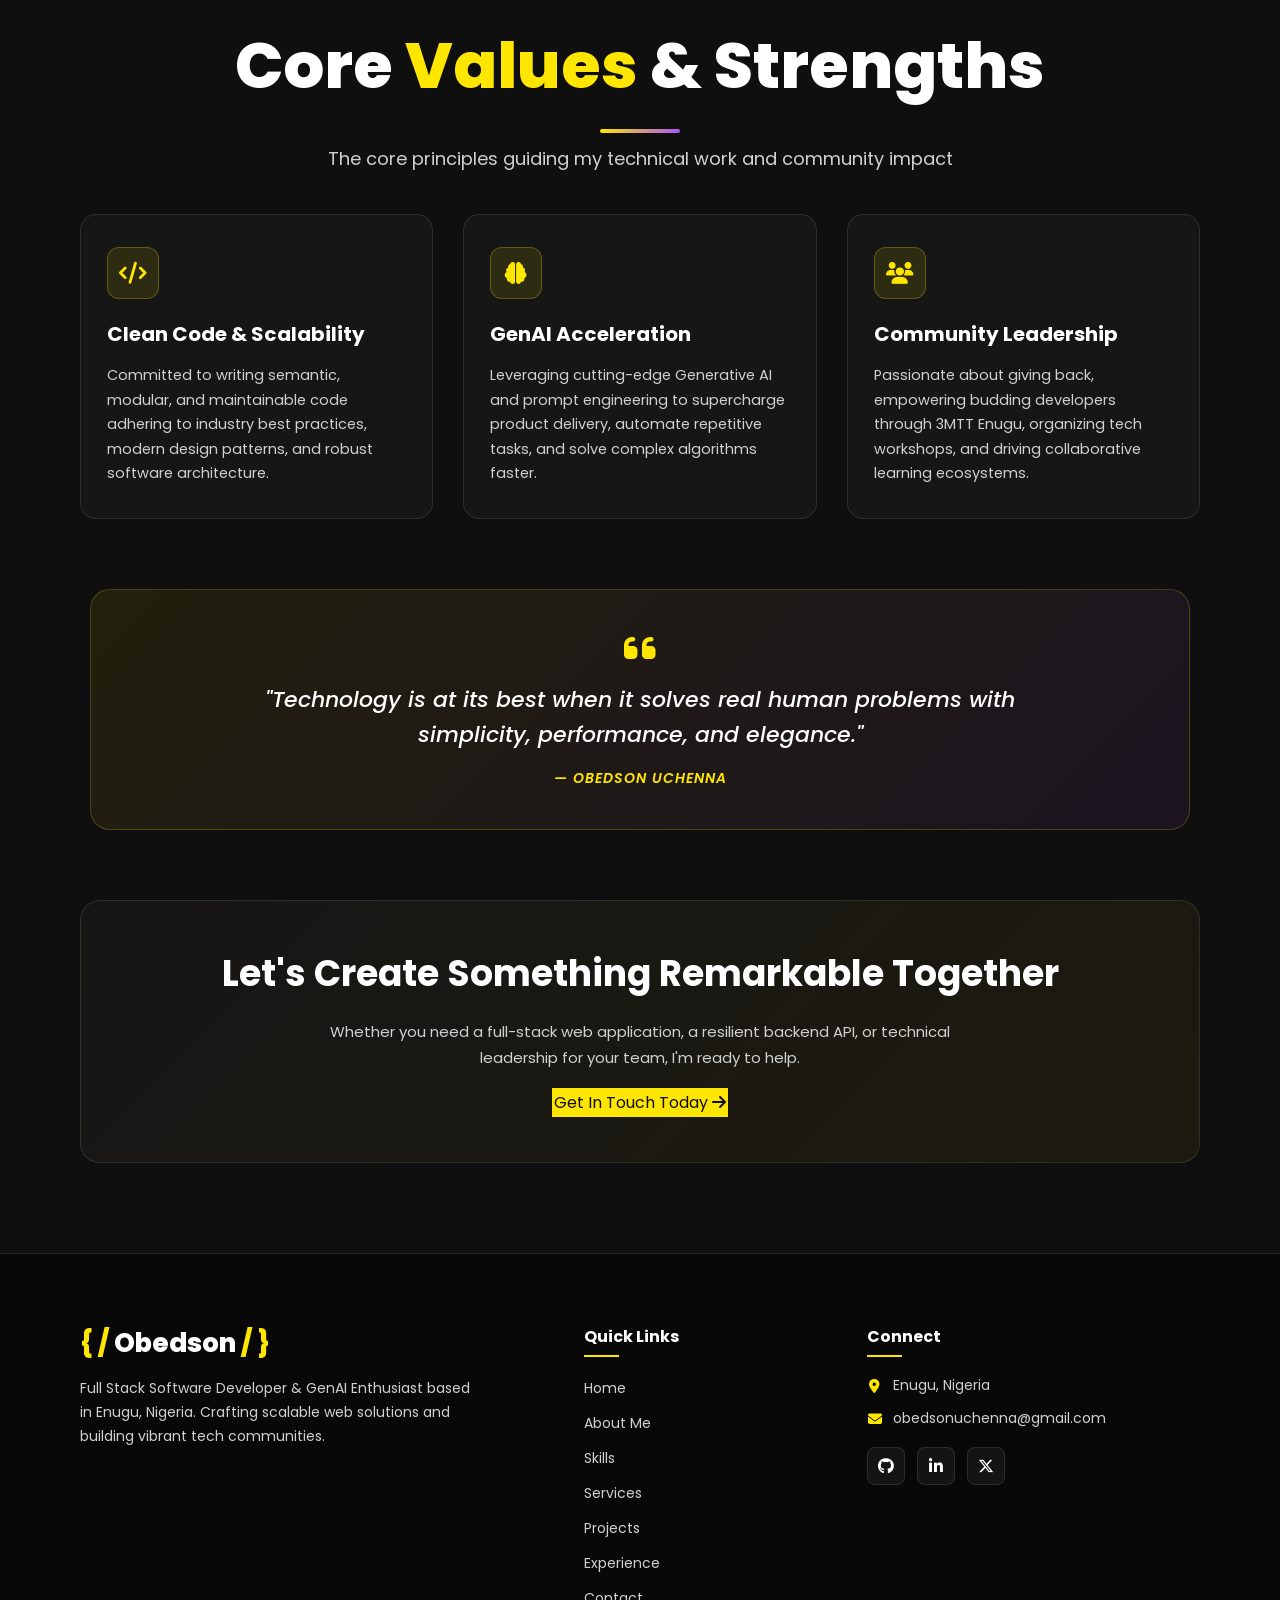
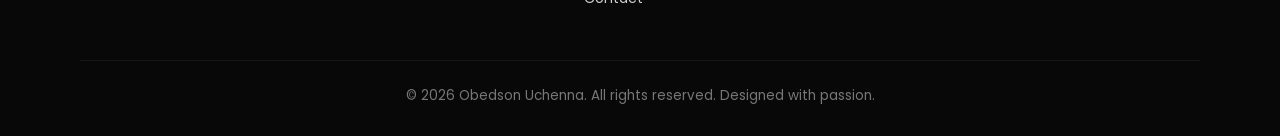
<file: about.html>
<!DOCTYPE html>
<html lang="en">

<head>
    <meta charset="UTF-8">
    <meta name="viewport" content="width=device-width, initial-scale=1.0">
    <title>About Me - Obedson Uchenna</title>
    <link rel="stylesheet" href="portfo.css">
    <link rel="stylesheet" href="https://cdnjs.cloudflare.com/ajax/libs/font-awesome/6.5.1/css/all.min.css">
</head>

<body>
    <!-- Header Navigation -->
    <header class="header">
        <div class="logo">
            <a href="portfolio.html"><h1><span>{ /</span> Obedson <span>/ }</span></h1></a>
        </div>

                <nav class="nav" id="navbar">
            <a href="portfolio.html">home</a>
            <a href="about.html" class="active">about</a>
            <a href="skills.html">skills</a>
            <a href="services.html">services</a>
            <a href="projects.html">projects</a>
            <a href="experiences.html">experience</a>
            <a href="contact.html">contact</a>
        </nav>

        <div class="header-right">
            <div class="logo-txt">
                <a href="contact.html"><p>let's talk</p></a>
            </div>
            <button class="menu-btn" id="menu-btn" aria-label="Toggle Navigation">
                <i class="fa-solid fa-bars"></i>
            </button>
        </div>
    </header>

    <!-- Page Header & Breadcrumb -->
    <div class="page-header">
        <div class="breadcrumb">
            <a href="portfolio.html"><i class="fa-solid fa-house"></i> Home</a>
            <span class="sep">/</span>
            <span class="current">About Me</span>
        </div>
        <div class="section-heading">
            <h4>GET TO KNOW ME</h4>
            <h1>about <span>me</span></h1>
            <div class="div">
                <div class="gradient"></div>
                <p>Discover my passion, engineering philosophy, and journey in software development</p>
            </div>
        </div>
    </div>

    <!-- About Content Section -->
    <section class="about" style="padding-top: 20px;">
        <div class="about-hero">
            <div class="abt-img">
                <img src="img.jpg" alt="Obedson Uchenna">
            </div>

            <div class="about-text">
                <h2>Passionate <span>about cutting-edge engineering practices</span></h2>

                <div class="pdiv">
                    <p>I am a dynamic Full Stack Software Developer based in Enugu, Nigeria, with a strong foundation in computer science, modern web technologies, and scalable system architectures.</p>

                    <p>I seamlessly integrate Generative AI into my development workflow to accelerate coding, enhance problem-solving, and optimize project delivery from concept to production.</p>

                    <p>Beyond full-stack engineering, I am an active tech community leader, proudly serving as a Community Manager and Volunteer Coordinator for the 3MTT Enugu Community.</p>
                         
                    <p>Combining technical expertise with strong community engagement, I am dedicated to crafting innovative digital solutions and driving impactful technology adoption across Africa and globally.</p>

                    <div class="details">
                        <div class="group">
                            <p><span>Name:</span> Obedson Uchenna</p>
                            <p><span>Specialization:</span> Full Stack & Backend Architecture</p>
                            <p><span>Location:</span> Enugu, Nigeria</p>
                            <p><span>Languages:</span> English, Igbo</p>
                        </div>
                        <div class="group">
                            <p><span>Profession:</span> Software Developer</p>
                            <p><span>Experience:</span> 3+ Years Coding</p>
                            <p><span>Availability:</span> Freelance & Full-time</p>
                            <p><span>Email:</span> obedsonuchenna@gmail.com</p>
                        </div>
                    </div>
                </div>

                <div class="btns">
                    <a href="contact.html" class="bt" style="margin-top: 0;">
                        Let's Work Together <i class="fa-solid fa-arrow-right"></i>
                    </a>
                    <a href="skills.html" class="btn2 btn">
                        Explore Skills <i class="fa-solid fa-code"></i>
                    </a>
                </div>
            </div>
        </div>

        <!-- Core Values / Pillars -->
        <div class="values-container">
            <div class="section-heading" style="margin-bottom: 30px;">
                <h4>WHAT DRIVES ME</h4>
                <h1>Core <span>Values</span> & Strengths</h1>
                <div class="div">
                    <div class="gradient"></div>
                    <p>The core principles guiding my technical work and community impact</p>
                </div>
            </div>

            <div class="values-grid">
                <div class="value-card">
                    <div class="value-icon">
                        <i class="fa-solid fa-code"></i>
                    </div>
                    <h3>Clean Code & Scalability</h3>
                    <p>Committed to writing semantic, modular, and maintainable code adhering to industry best practices, modern design patterns, and robust software architecture.</p>
                </div>

                <div class="value-card">
                    <div class="value-icon">
                        <i class="fa-solid fa-brain"></i>
                    </div>
                    <h3>GenAI Acceleration</h3>
                    <p>Leveraging cutting-edge Generative AI and prompt engineering to supercharge product delivery, automate repetitive tasks, and solve complex algorithms faster.</p>
                </div>

                <div class="value-card">
                    <div class="value-icon">
                        <i class="fa-solid fa-users"></i>
                    </div>
                    <h3>Community Leadership</h3>
                    <p>Passionate about giving back, empowering budding developers through 3MTT Enugu, organizing tech workshops, and driving collaborative learning ecosystems.</p>
                </div>
            </div>
        </div>

        <!-- Philosophy Banner -->
        <div class="philosophy-banner">
            <i class="fa-solid fa-quote-left"></i>
            <blockquote>
                "Technology is at its best when it solves real human problems with simplicity, performance, and elegance."
            </blockquote>
            <cite>— Obedson Uchenna</cite>
        </div>

        <!-- CTA Panel -->
        <div class="cta-panel" style="max-width: 1300px; margin: 70px auto 0;">
            <h2>Let's Create Something Remarkable Together</h2>
            <p>Whether you need a full-stack web application, a resilient backend API, or technical leadership for your team, I'm ready to help.</p>
            <a href="contact.html" class="btn1 btn">Get In Touch Today <i class="fa-solid fa-arrow-right"></i></a>
        </div>
    </section>

    <!-- Footer -->
    <footer class="footer">
        <div class="footer-container">
            <div class="footer-brand">
                <a href="portfolio.html"><h2><span>{ /</span> Obedson <span>/ }</span></h2></a>
                <p>Full Stack Software Developer & GenAI Enthusiast based in Enugu, Nigeria. Crafting scalable web solutions and building vibrant tech communities.</p>
            </div>

            <div class="footer-nav">
                <h4>Quick Links</h4>
                <ul>
                    <li><a href="portfolio.html">Home</a></li>
                    <li><a href="about.html">About Me</a></li>
                    <li><a href="skills.html">Skills</a></li>
                    <li><a href="services.html">Services</a></li>
                    <li><a href="projects.html">Projects</a></li>
                    <li><a href="experiences.html">Experience</a></li>
                    <li><a href="contact.html">Contact</a></li>
                </ul>
            </div>

            <div class="footer-contact">
                <h4>Connect</h4>
                <p><i class="fa-solid fa-location-dot"></i> Enugu, Nigeria</p>
                <p><i class="fa-solid fa-envelope"></i> obedsonuchenna@gmail.com</p>
                <div class="footer-socials">
                    <a href="https://github.com/obedson/" target="_blank" rel="noopener noreferrer" aria-label="GitHub"><i class="fa-brands fa-github"></i></a>
                    <a href="https://www.linkedin.com/in/obedson-uchenna" target="_blank" rel="noopener noreferrer" aria-label="LinkedIn"><i class="fa-brands fa-linkedin-in"></i></a>
                    <a href="https://x.com/obedsonfield" target="_blank" rel="noopener noreferrer" aria-label="X (Twitter)"><i class="fa-brands fa-x-twitter"></i></a>
                </div>
            </div>
        </div>

        <div class="footer-bottom">
            <p>&copy; 2026 Obedson Uchenna. All rights reserved. Designed with passion.</p>
        </div>
    </footer>

    <!-- Mobile Navigation Toggle Script -->
    <script>
        const menuBtn = document.getElementById('menu-btn');
        const nav = document.getElementById('navbar');

        if (menuBtn && nav) {
            menuBtn.addEventListener('click', (e) => {
                e.stopPropagation();
                nav.classList.toggle('active');
                menuBtn.classList.toggle('active');
                const icon = menuBtn.querySelector('i');
                if (icon) {
                    if (nav.classList.contains('active')) {
                        icon.classList.remove('fa-bars');
                        icon.classList.add('fa-xmark');
                    } else {
                        icon.classList.remove('fa-xmark');
                        icon.classList.add('fa-bars');
                    }
                }
            });

            // Close nav when clicking a nav link
            nav.querySelectorAll('a').forEach(link => {
                link.addEventListener('click', () => {
                    nav.classList.remove('active');
                    menuBtn.classList.remove('active');
                    const icon = menuBtn.querySelector('i');
                    if (icon) {
                        icon.classList.remove('fa-xmark');
                        icon.classList.add('fa-bars');
                    }
                });
            });

            // Close nav when clicking outside
            document.addEventListener('click', (e) => {
                if (!nav.contains(e.target) && !menuBtn.contains(e.target) && nav.classList.contains('active')) {
                    nav.classList.remove('active');
                    menuBtn.classList.remove('active');
                    const icon = menuBtn.querySelector('i');
                    if (icon) {
                        icon.classList.remove('fa-xmark');
                        icon.classList.add('fa-bars');
                    }
                }
            });
        }
    </script>
</body>

</html>
</file>
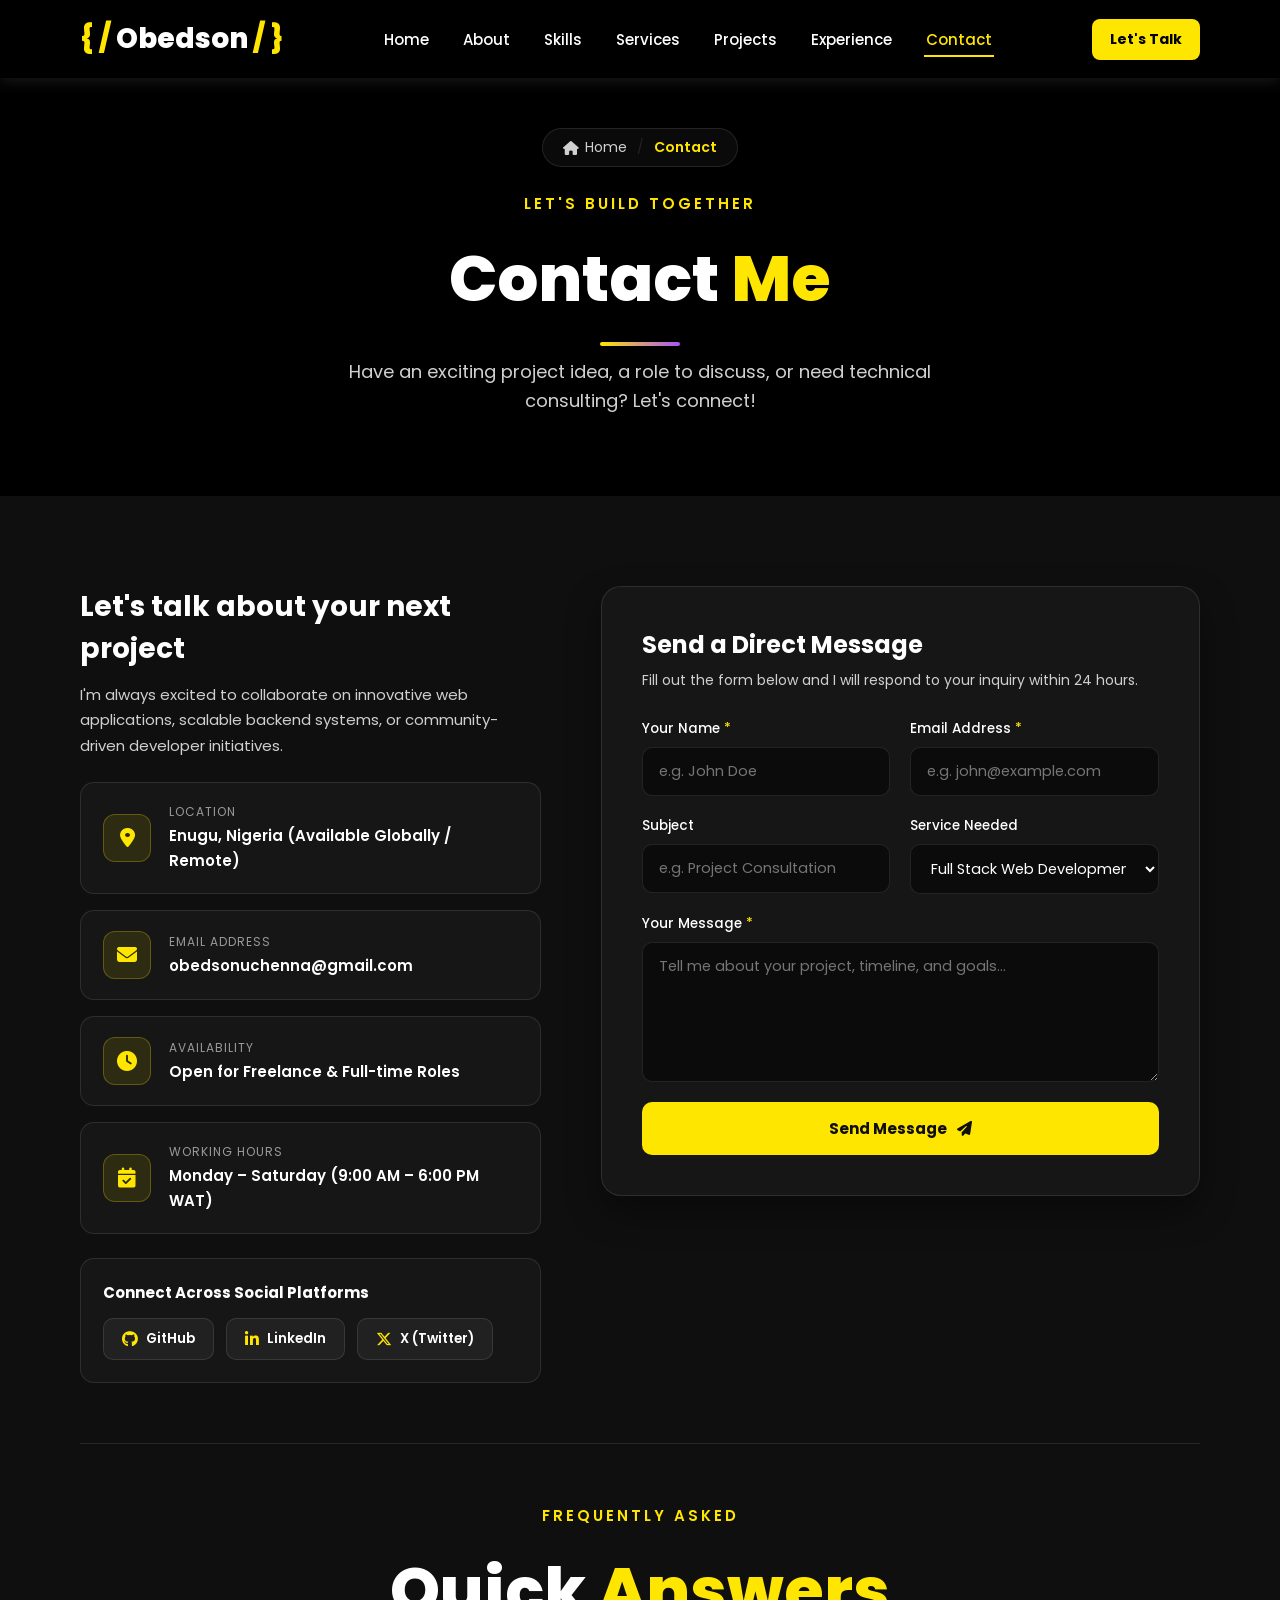
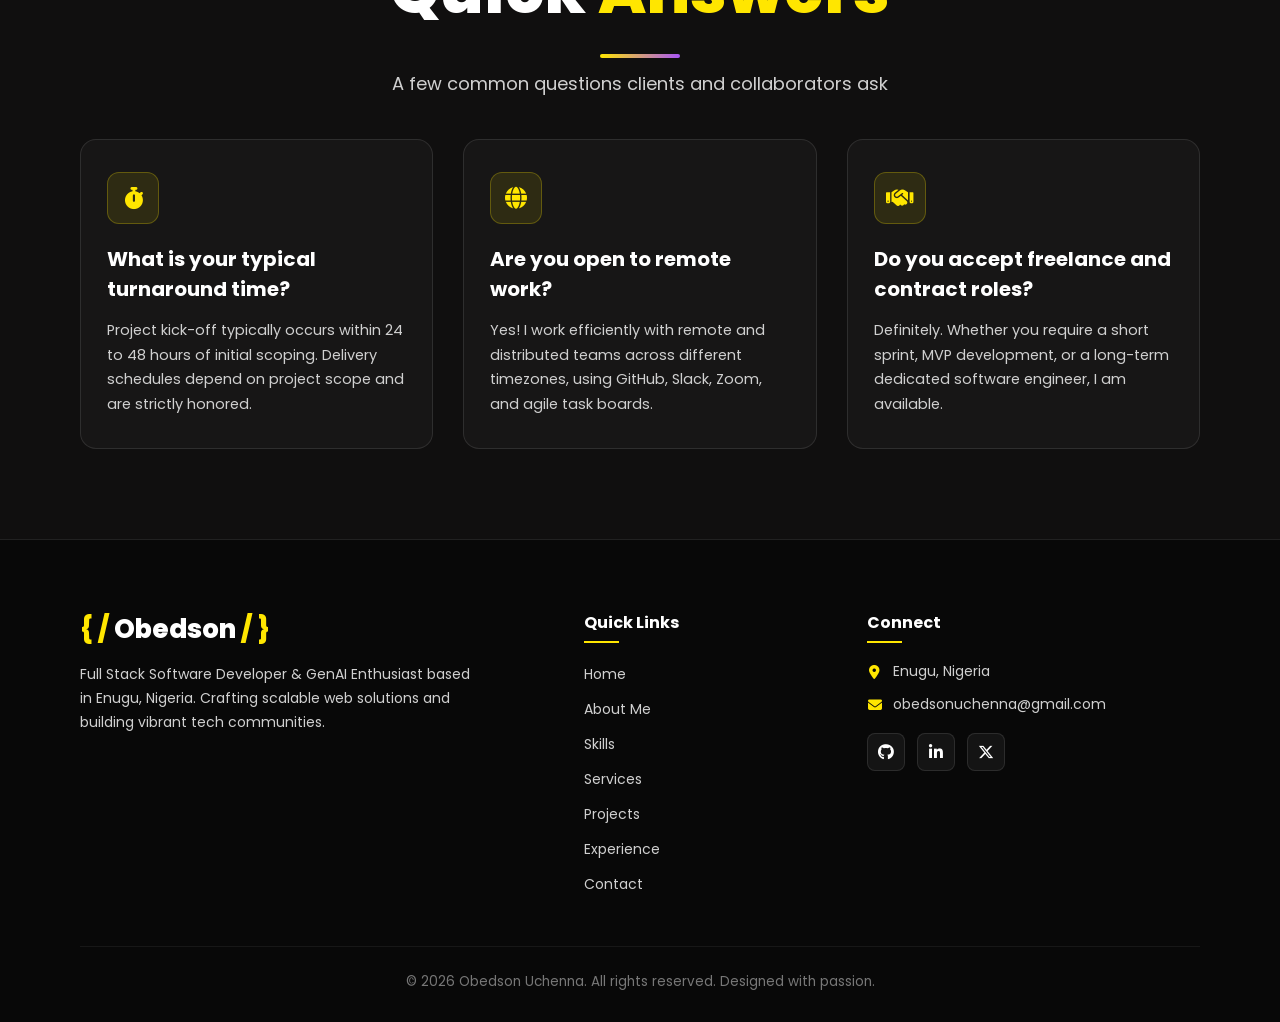
<file: contact.html>
<!DOCTYPE html>
<html lang="en">

<head>
    <meta charset="UTF-8">
    <meta name="viewport" content="width=device-width, initial-scale=1.0">
    <title>Contact Me - Obedson Uchenna</title>
    <link rel="stylesheet" href="portfo.css">
    <link rel="stylesheet" href="https://cdnjs.cloudflare.com/ajax/libs/font-awesome/6.5.1/css/all.min.css">
</head>

<body>
    <!-- Header Navigation -->
    <header class="header">
        <div class="logo">
            <a href="portfolio.html"><h1><span>{ /</span> Obedson <span>/ }</span></h1></a>
        </div>

                <nav class="nav" id="navbar">
            <a href="portfolio.html">home</a>
            <a href="about.html">about</a>
            <a href="skills.html">skills</a>
            <a href="services.html">services</a>
            <a href="projects.html">projects</a>
            <a href="experiences.html">experience</a>
            <a href="contact.html" class="active">contact</a>
        </nav>

        <div class="header-right">
            <div class="logo-txt">
                <a href="contact.html"><p>let's talk</p></a>
            </div>
            <button class="menu-btn" id="menu-btn" aria-label="Toggle Navigation">
                <i class="fa-solid fa-bars"></i>
            </button>
        </div>
    </header>

    <!-- Page Header & Breadcrumb -->
    <div class="page-header">
        <div class="breadcrumb">
            <a href="portfolio.html"><i class="fa-solid fa-house"></i> Home</a>
            <span class="sep">/</span>
            <span class="current">Contact</span>
        </div>
        <div class="section-heading">
            <h4>LET'S BUILD TOGETHER</h4>
            <h1>Contact <span>Me</span></h1>
            <div class="div">
                <div class="gradient"></div>
                <p>Have an exciting project idea, a role to discuss, or need technical consulting? Let's connect!</p>
            </div>
        </div>
    </div>

    <!-- Contact Section -->
    <main class="contact-section">
        <div class="contact-container">
            <div class="contact-layout">
                <!-- Left: Contact Details -->
                <div class="contact-info-col">
                    <div class="contact-intro">
                        <h3>Let's talk about your next project</h3>
                        <p>I'm always excited to collaborate on innovative web applications, scalable backend systems, or community-driven developer initiatives.</p>
                    </div>

                    <div class="info-cards-list">
                        <div class="info-card">
                            <div class="info-card-icon">
                                <i class="fa-solid fa-location-dot"></i>
                            </div>
                            <div class="info-card-text">
                                <span class="label">Location</span>
                                <span class="val">Enugu, Nigeria (Available Globally / Remote)</span>
                            </div>
                        </div>

                        <div class="info-card">
                            <div class="info-card-icon">
                                <i class="fa-solid fa-envelope"></i>
                            </div>
                            <div class="info-card-text">
                                <span class="label">Email Address</span>
                                <a href="mailto:obedsonuchenna@gmail.com" class="val">obedsonuchenna@gmail.com</a>
                            </div>
                        </div>

                        <div class="info-card">
                            <div class="info-card-icon">
                                <i class="fa-solid fa-clock"></i>
                            </div>
                            <div class="info-card-text">
                                <span class="label">Availability</span>
                                <span class="val">Open for Freelance & Full-time Roles</span>
                            </div>
                        </div>

                        <div class="info-card">
                            <div class="info-card-icon">
                                <i class="fa-solid fa-calendar-check"></i>
                            </div>
                            <div class="info-card-text">
                                <span class="label">Working Hours</span>
                                <span class="val">Monday – Saturday (9:00 AM – 6:00 PM WAT)</span>
                            </div>
                        </div>
                    </div>

                    <div class="contact-socials-box">
                        <h4>Connect Across Social Platforms</h4>
                        <div class="socials-row">
                            <a href="https://github.com/obedson/" target="_blank" rel="noopener noreferrer" class="social-pill">
                                <i class="fa-brands fa-github"></i> GitHub
                            </a>
                            <a href="https://www.linkedin.com/in/obedson-uchenna" target="_blank" rel="noopener noreferrer" class="social-pill">
                                <i class="fa-brands fa-linkedin-in"></i> LinkedIn
                            </a>
                            <a href="https://x.com/obedsonfield" target="_blank" rel="noopener noreferrer" class="social-pill">
                                <i class="fa-brands fa-x-twitter"></i> X (Twitter)
                            </a>
                        </div>
                    </div>
                </div>

                <!-- Right: Contact Form -->
                <div class="contact-form-card">
                    <h3>Send a Direct Message</h3>
                    <p>Fill out the form below and I will respond to your inquiry within 24 hours.</p>

                    <form class="contact-form" id="contact-form">
                        <div class="form-row">
                            <div class="form-group">
                                <label for="user-name">Your Name <span>*</span></label>
                                <input type="text" id="user-name" class="form-input" placeholder="e.g. John Doe" required>
                            </div>
                            <div class="form-group">
                                <label for="user-email">Email Address <span>*</span></label>
                                <input type="email" id="user-email" class="form-input" placeholder="e.g. john@example.com" required>
                            </div>
                        </div>

                        <div class="form-row">
                            <div class="form-group">
                                <label for="user-subject">Subject</label>
                                <input type="text" id="user-subject" class="form-input" placeholder="e.g. Project Consultation">
                            </div>
                            <div class="form-group">
                                <label for="user-service">Service Needed</label>
                                <select id="user-service" class="form-select">
                                    <option value="Full Stack Development">Full Stack Web Development</option>
                                    <option value="Backend API Engineering">Backend & API Engineering</option>
                                    <option value="Database Architecture">Database & Supabase Design</option>
                                    <option value="GenAI Integration">GenAI Integration & Tools</option>
                                    <option value="Mentorship & Training">Mentorship & Community Training</option>
                                    <option value="Other">Other / General Inquiry</option>
                                </select>
                            </div>
                        </div>

                        <div class="form-group">
                            <label for="user-message">Your Message <span>*</span></label>
                            <textarea id="user-message" class="form-textarea" placeholder="Tell me about your project, timeline, and goals..." required></textarea>
                        </div>

                        <button type="submit" class="form-submit-btn" id="submit-btn">
                            Send Message <i class="fa-solid fa-paper-plane"></i>
                        </button>

                        <div class="form-alert" id="form-alert">
                            <i class="fa-solid fa-circle-check"></i>
                            <span id="alert-text">Message sent successfully! I'll get back to you shortly.</span>
                        </div>
                    </form>
                </div>
            </div>

            <!-- FAQ / Quick Questions -->
            <div class="values-container" style="margin-top: 60px;">
                <div class="section-heading" style="margin-bottom: 25px;">
                    <h4>FREQUENTLY ASKED</h4>
                    <h1>Quick <span>Answers</span></h1>
                    <div class="div">
                        <div class="gradient"></div>
                        <p>A few common questions clients and collaborators ask</p>
                    </div>
                </div>

                <div class="values-grid">
                    <div class="value-card">
                        <div class="value-icon"><i class="fa-solid fa-stopwatch"></i></div>
                        <h3>What is your typical turnaround time?</h3>
                        <p>Project kick-off typically occurs within 24 to 48 hours of initial scoping. Delivery schedules depend on project scope and are strictly honored.</p>
                    </div>

                    <div class="value-card">
                        <div class="value-icon"><i class="fa-solid fa-globe"></i></div>
                        <h3>Are you open to remote work?</h3>
                        <p>Yes! I work efficiently with remote and distributed teams across different timezones, using GitHub, Slack, Zoom, and agile task boards.</p>
                    </div>

                    <div class="value-card">
                        <div class="value-icon"><i class="fa-solid fa-handshake"></i></div>
                        <h3>Do you accept freelance and contract roles?</h3>
                        <p>Definitely. Whether you require a short sprint, MVP development, or a long-term dedicated software engineer, I am available.</p>
                    </div>
                </div>
            </div>
        </div>
    </main>

    <!-- Footer -->
    <footer class="footer">
        <div class="footer-container">
            <div class="footer-brand">
                <a href="portfolio.html"><h2><span>{ /</span> Obedson <span>/ }</span></h2></a>
                <p>Full Stack Software Developer & GenAI Enthusiast based in Enugu, Nigeria. Crafting scalable web solutions and building vibrant tech communities.</p>
            </div>

            <div class="footer-nav">
                <h4>Quick Links</h4>
                <ul>
                    <li><a href="portfolio.html">Home</a></li>
                    <li><a href="about.html">About Me</a></li>
                    <li><a href="skills.html">Skills</a></li>
                    <li><a href="services.html">Services</a></li>
                    <li><a href="projects.html">Projects</a></li>
                    <li><a href="experiences.html">Experience</a></li>
                    <li><a href="contact.html">Contact</a></li>
                </ul>
            </div>

            <div class="footer-contact">
                <h4>Connect</h4>
                <p><i class="fa-solid fa-location-dot"></i> Enugu, Nigeria</p>
                <p><i class="fa-solid fa-envelope"></i> obedsonuchenna@gmail.com</p>
                <div class="footer-socials">
                    <a href="https://github.com/obedson/" target="_blank" rel="noopener noreferrer" aria-label="GitHub"><i class="fa-brands fa-github"></i></a>
                    <a href="https://www.linkedin.com/in/obedson-uchenna" target="_blank" rel="noopener noreferrer" aria-label="LinkedIn"><i class="fa-brands fa-linkedin-in"></i></a>
                    <a href="https://x.com/obedsonfield" target="_blank" rel="noopener noreferrer" aria-label="X (Twitter)"><i class="fa-brands fa-x-twitter"></i></a>
                </div>
            </div>
        </div>

        <div class="footer-bottom">
            <p>&copy; 2026 Obedson Uchenna. All rights reserved. Designed with passion.</p>
        </div>
    </footer>

    <!-- Form & Navigation Scripts -->
    <script>
        // Navigation toggle
        const menuBtn = document.getElementById('menu-btn');
        const nav = document.getElementById('navbar');

        if (menuBtn && nav) {
            menuBtn.addEventListener('click', (e) => {
                e.stopPropagation();
                nav.classList.toggle('active');
                menuBtn.classList.toggle('active');
                const icon = menuBtn.querySelector('i');
                if (icon) {
                    if (nav.classList.contains('active')) {
                        icon.classList.remove('fa-bars');
                        icon.classList.add('fa-xmark');
                    } else {
                        icon.classList.remove('fa-xmark');
                        icon.classList.add('fa-bars');
                    }
                }
            });

            // Close nav when clicking a nav link
            nav.querySelectorAll('a').forEach(link => {
                link.addEventListener('click', () => {
                    nav.classList.remove('active');
                    menuBtn.classList.remove('active');
                    const icon = menuBtn.querySelector('i');
                    if (icon) {
                        icon.classList.remove('fa-xmark');
                        icon.classList.add('fa-bars');
                    }
                });
            });

            // Close nav when clicking outside
            document.addEventListener('click', (e) => {
                if (!nav.contains(e.target) && !menuBtn.contains(e.target) && nav.classList.contains('active')) {
                    nav.classList.remove('active');
                    menuBtn.classList.remove('active');
                    const icon = menuBtn.querySelector('i');
                    if (icon) {
                        icon.classList.remove('fa-xmark');
                        icon.classList.add('fa-bars');
                    }
                }
            });
        }

        // Contact Form Handling
        const contactForm = document.getElementById('contact-form');
        const formAlert = document.getElementById('form-alert');
        const alertText = document.getElementById('alert-text');
        const submitBtn = document.getElementById('submit-btn');

        if (contactForm && formAlert) {
            contactForm.addEventListener('submit', (e) => {
                e.preventDefault();
                const name = document.getElementById('user-name').value.trim();
                
                // Show loading state
                submitBtn.disabled = true;
                submitBtn.innerHTML = 'Sending... <i class="fa-solid fa-spinner fa-spin"></i>';

                setTimeout(() => {
                    submitBtn.disabled = false;
                    submitBtn.innerHTML = 'Send Message <i class="fa-solid fa-paper-plane"></i>';
                    formAlert.className = 'form-alert success';
                    alertText.textContent = `Thank you, ${name}! Your message has been sent successfully. I'll get back to you shortly.`;
                    formAlert.style.display = 'flex';
                    contactForm.reset();

                    setTimeout(() => {
                        formAlert.style.display = 'none';
                    }, 6000);
                }, 800);
            });
        }
    </script>
</body>

</html>
</file>
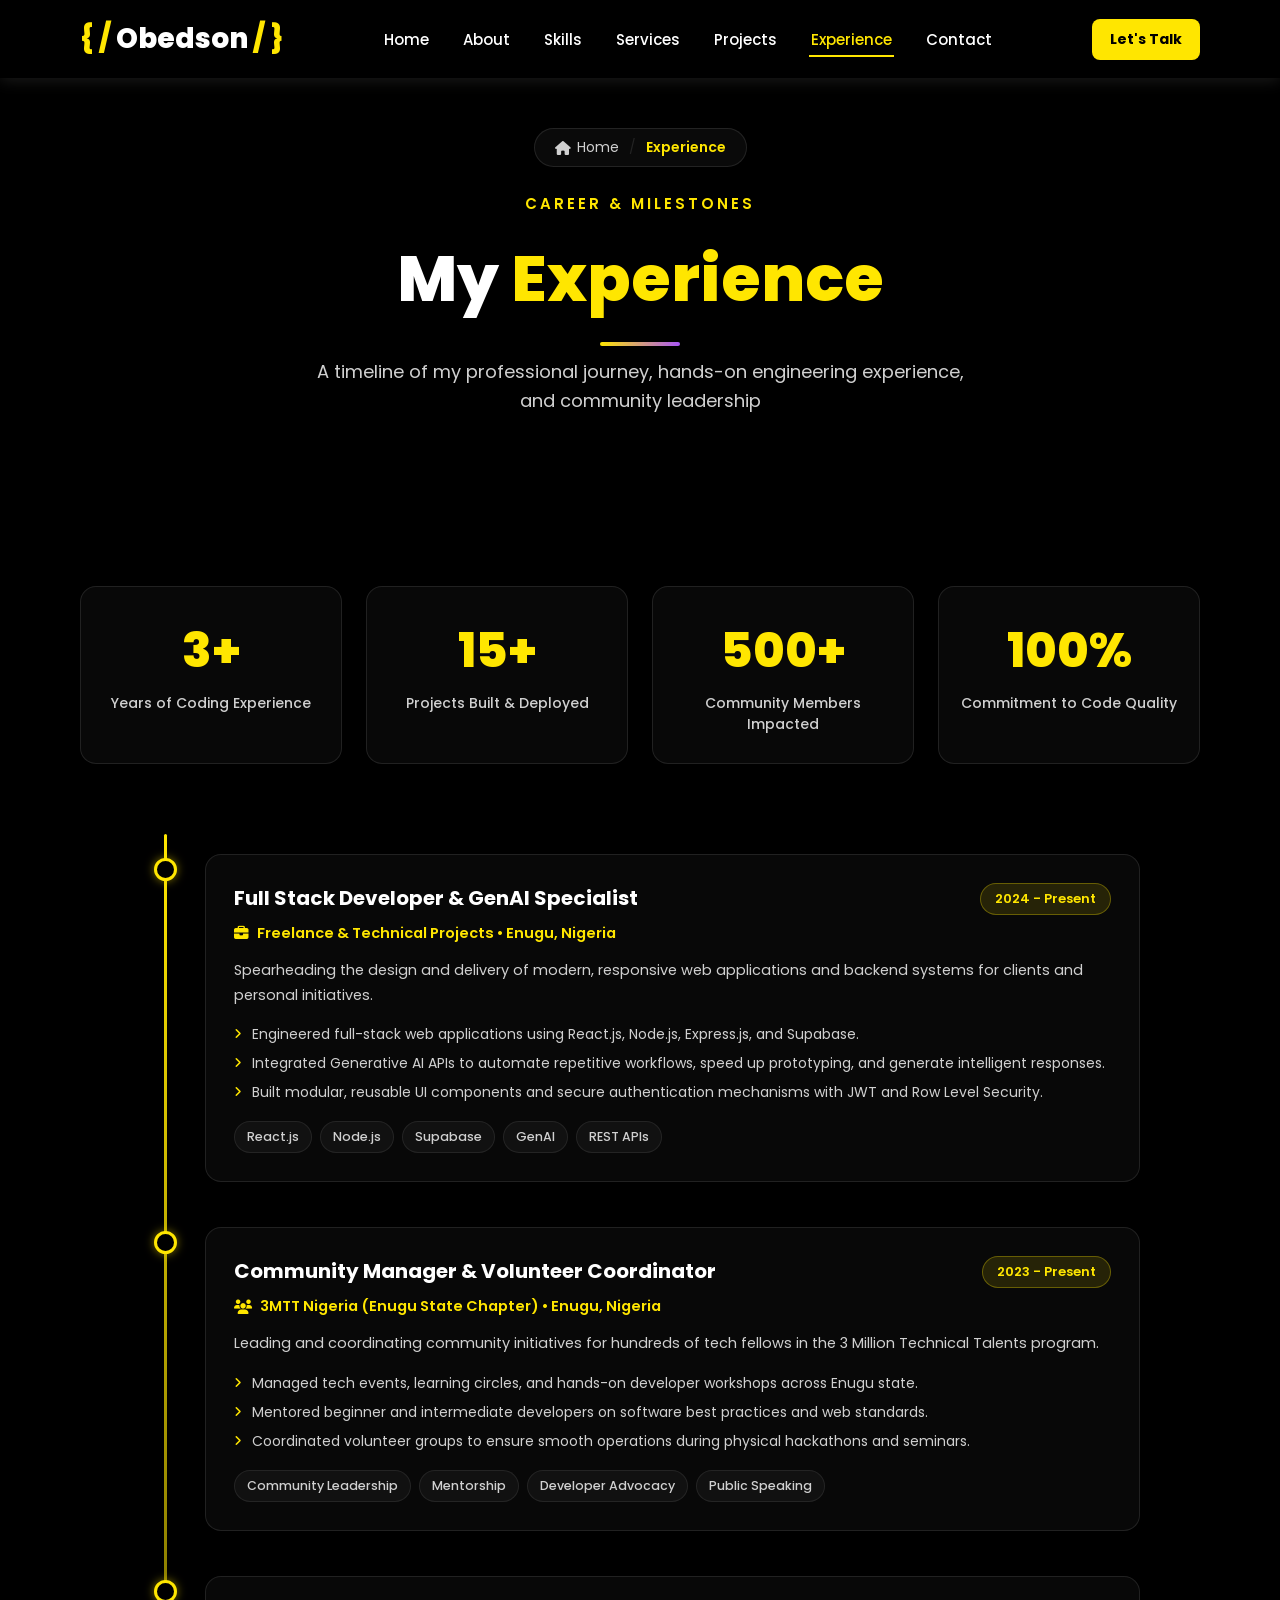
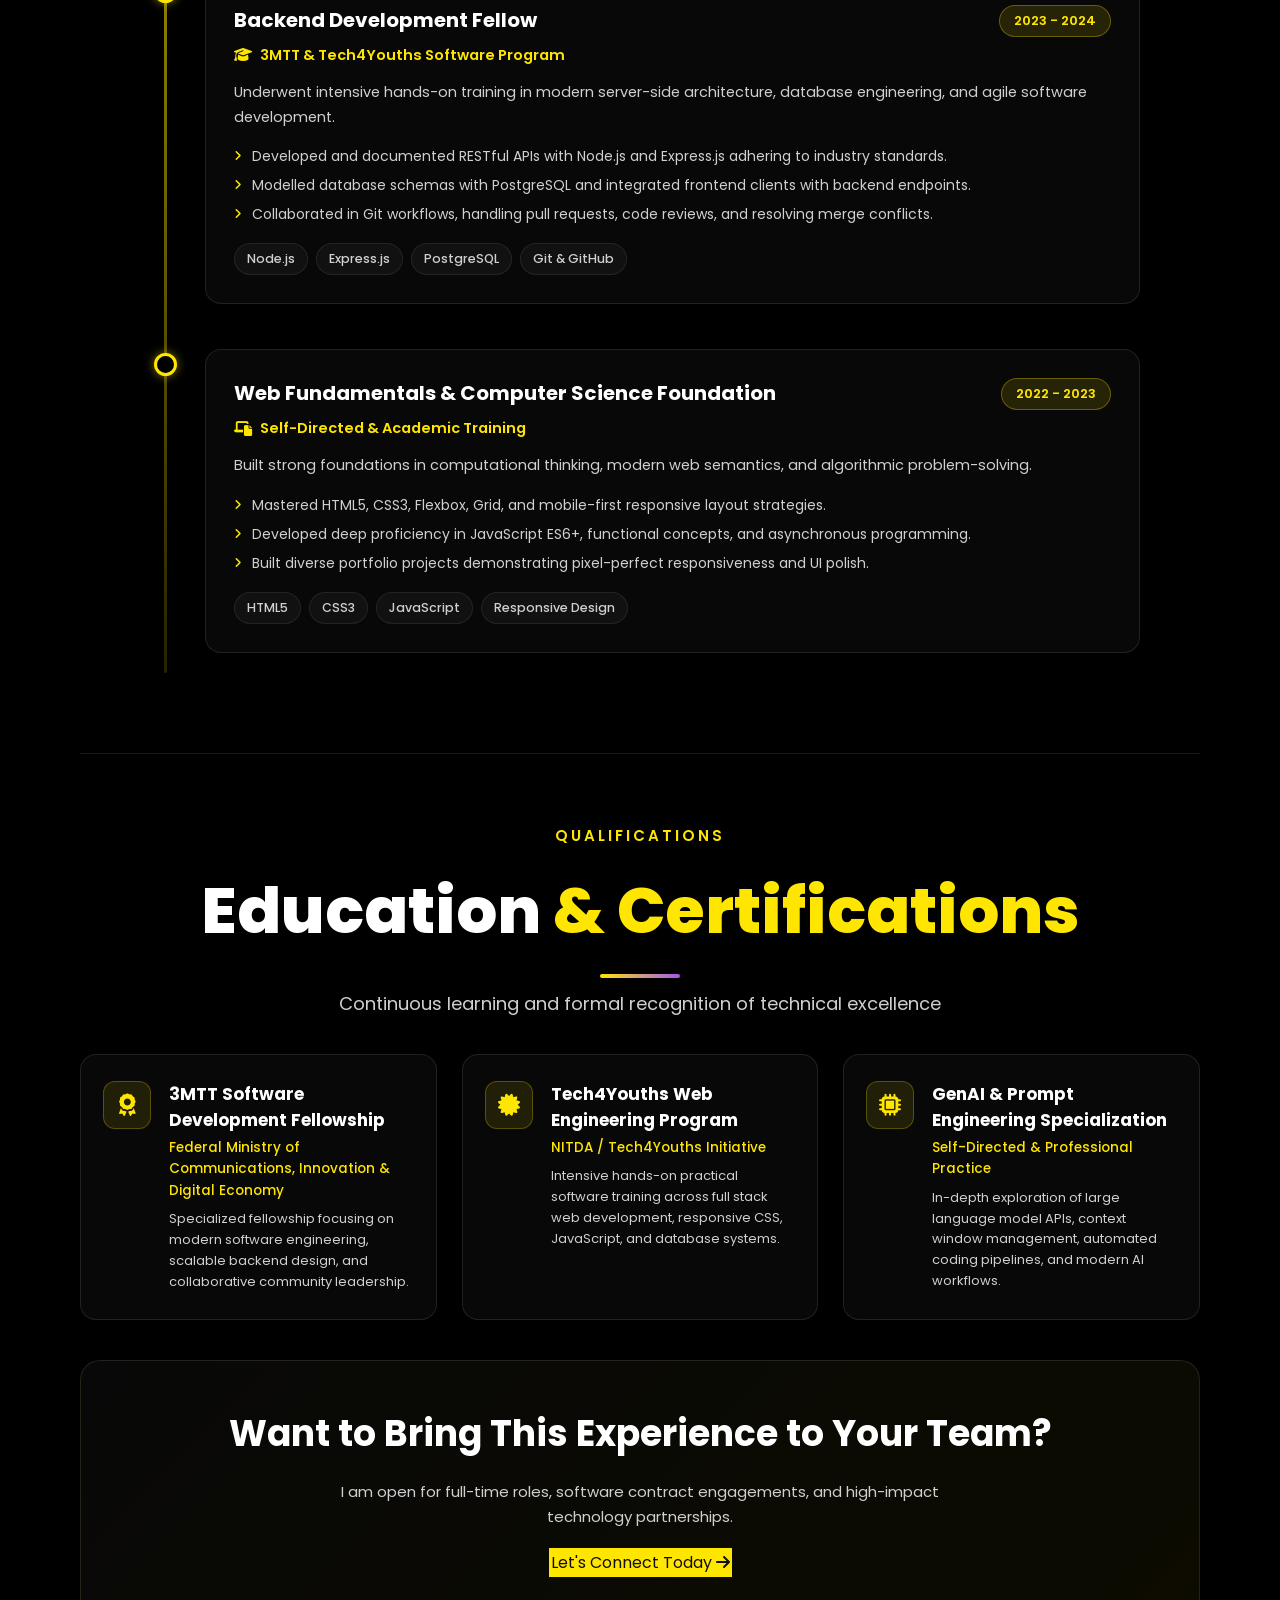
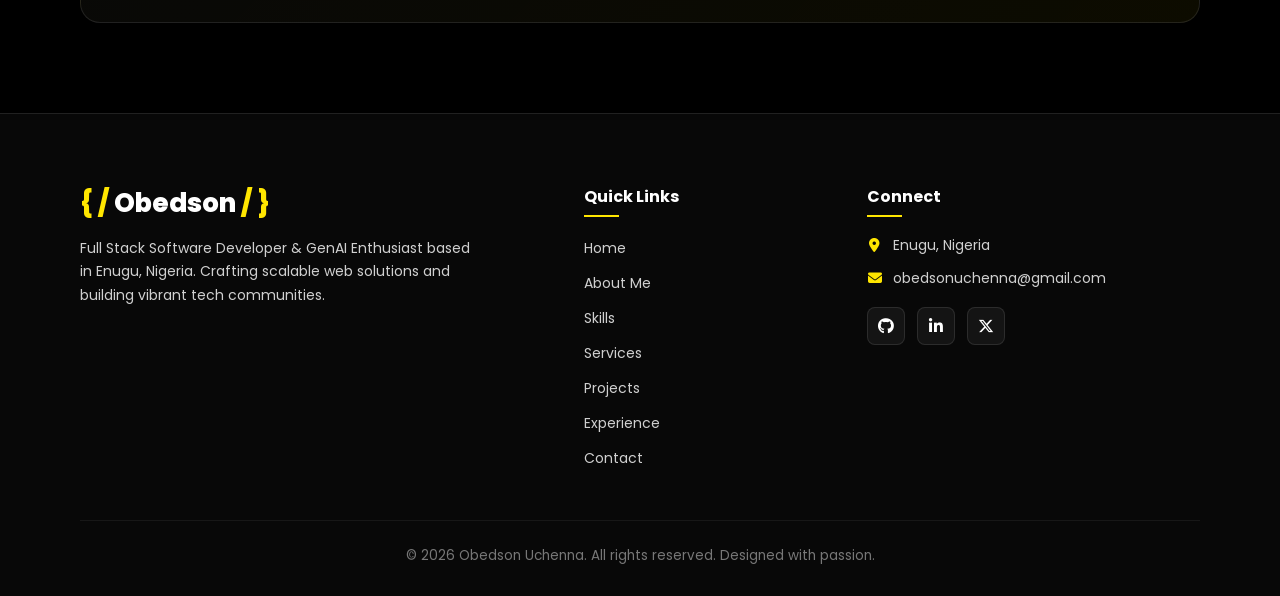
<file: experience.html>
<!DOCTYPE html>
<html lang="en">

<head>
    <meta charset="UTF-8">
    <meta name="viewport" content="width=device-width, initial-scale=1.0">
    <title>My Experience - Obedson Uchenna</title>
    <link rel="stylesheet" href="portfo.css">
    <link rel="stylesheet" href="https://cdnjs.cloudflare.com/ajax/libs/font-awesome/6.5.1/css/all.min.css">
</head>

<body>
    <!-- Header Navigation -->
    <header class="header">
        <div class="logo">
            <a href="portfolio.html"><h1><span>{ /</span> Obedson <span>/ }</span></h1></a>
        </div>

                <nav class="nav" id="navbar">
            <a href="portfolio.html">home</a>
            <a href="about.html">about</a>
            <a href="skills.html">skills</a>
            <a href="services.html">services</a>
            <a href="projects.html">projects</a>
            <a href="experiences.html" class="active">experience</a>
            <a href="contact.html">contact</a>
        </nav>

        <div class="header-right">
            <div class="logo-txt">
                <a href="contact.html"><p>let's talk</p></a>
            </div>
            <button class="menu-btn" id="menu-btn" aria-label="Toggle Navigation">
                <i class="fa-solid fa-bars"></i>
            </button>
        </div>
    </header>

    <!-- Page Header & Breadcrumb -->
    <div class="page-header">
        <div class="breadcrumb">
            <a href="portfolio.html"><i class="fa-solid fa-house"></i> Home</a>
            <span class="sep">/</span>
            <span class="current">Experience</span>
        </div>
        <div class="section-heading">
            <h4>CAREER & MILESTONES</h4>
            <h1>My <span>Experience</span></h1>
            <div class="div">
                <div class="gradient"></div>
                <p>A timeline of my professional journey, hands-on engineering experience, and community leadership</p>
            </div>
        </div>
    </div>

    <!-- Experience Section -->
    <main class="experience-section">
        <div class="experience-container">
            <!-- Metrics Grid -->
            <div class="metrics-grid">
                <div class="metric-card">
                    <div class="metric-num">3+</div>
                    <div class="metric-label">Years of Coding Experience</div>
                </div>
                <div class="metric-card">
                    <div class="metric-num">15+</div>
                    <div class="metric-label">Projects Built & Deployed</div>
                </div>
                <div class="metric-card">
                    <div class="metric-num">500+</div>
                    <div class="metric-label">Community Members Impacted</div>
                </div>
                <div class="metric-card">
                    <div class="metric-num">100%</div>
                    <div class="metric-label">Commitment to Code Quality</div>
                </div>
            </div>

            <!-- Timeline -->
            <div class="timeline">
                <!-- Timeline Item 1 -->
                <div class="timeline-item">
                    <div class="timeline-dot"></div>
                    <div class="timeline-card">
                        <div class="timeline-top">
                            <h3 class="timeline-role">Full Stack Developer & GenAI Specialist</h3>
                            <span class="timeline-badge">2024 - Present</span>
                        </div>
                        <div class="timeline-company">
                            <i class="fa-solid fa-briefcase"></i> Freelance & Technical Projects • Enugu, Nigeria
                        </div>
                        <p class="timeline-desc">
                            Spearheading the design and delivery of modern, responsive web applications and backend systems for clients and personal initiatives.
                        </p>
                        <ul class="timeline-bullets">
                            <li><i class="fa-solid fa-angle-right"></i> Engineered full-stack web applications using React.js, Node.js, Express.js, and Supabase.</li>
                            <li><i class="fa-solid fa-angle-right"></i> Integrated Generative AI APIs to automate repetitive workflows, speed up prototyping, and generate intelligent responses.</li>
                            <li><i class="fa-solid fa-angle-right"></i> Built modular, reusable UI components and secure authentication mechanisms with JWT and Row Level Security.</li>
                        </ul>
                        <div class="timeline-skills">
                            <span class="skill-tag">React.js</span>
                            <span class="skill-tag">Node.js</span>
                            <span class="skill-tag">Supabase</span>
                            <span class="skill-tag">GenAI</span>
                            <span class="skill-tag">REST APIs</span>
                        </div>
                    </div>
                </div>

                <!-- Timeline Item 2 -->
                <div class="timeline-item">
                    <div class="timeline-dot"></div>
                    <div class="timeline-card">
                        <div class="timeline-top">
                            <h3 class="timeline-role">Community Manager & Volunteer Coordinator</h3>
                            <span class="timeline-badge">2023 - Present</span>
                        </div>
                        <div class="timeline-company">
                            <i class="fa-solid fa-users"></i> 3MTT Nigeria (Enugu State Chapter) • Enugu, Nigeria
                        </div>
                        <p class="timeline-desc">
                            Leading and coordinating community initiatives for hundreds of tech fellows in the 3 Million Technical Talents program.
                        </p>
                        <ul class="timeline-bullets">
                            <li><i class="fa-solid fa-angle-right"></i> Managed tech events, learning circles, and hands-on developer workshops across Enugu state.</li>
                            <li><i class="fa-solid fa-angle-right"></i> Mentored beginner and intermediate developers on software best practices and web standards.</li>
                            <li><i class="fa-solid fa-angle-right"></i> Coordinated volunteer groups to ensure smooth operations during physical hackathons and seminars.</li>
                        </ul>
                        <div class="timeline-skills">
                            <span class="skill-tag">Community Leadership</span>
                            <span class="skill-tag">Mentorship</span>
                            <span class="skill-tag">Developer Advocacy</span>
                            <span class="skill-tag">Public Speaking</span>
                        </div>
                    </div>
                </div>

                <!-- Timeline Item 3 -->
                <div class="timeline-item">
                    <div class="timeline-dot"></div>
                    <div class="timeline-card">
                        <div class="timeline-top">
                            <h3 class="timeline-role">Backend Development Fellow</h3>
                            <span class="timeline-badge">2023 - 2024</span>
                        </div>
                        <div class="timeline-company">
                            <i class="fa-solid fa-graduation-cap"></i> 3MTT & Tech4Youths Software Program
                        </div>
                        <p class="timeline-desc">
                            Underwent intensive hands-on training in modern server-side architecture, database engineering, and agile software development.
                        </p>
                        <ul class="timeline-bullets">
                            <li><i class="fa-solid fa-angle-right"></i> Developed and documented RESTful APIs with Node.js and Express.js adhering to industry standards.</li>
                            <li><i class="fa-solid fa-angle-right"></i> Modelled database schemas with PostgreSQL and integrated frontend clients with backend endpoints.</li>
                            <li><i class="fa-solid fa-angle-right"></i> Collaborated in Git workflows, handling pull requests, code reviews, and resolving merge conflicts.</li>
                        </ul>
                        <div class="timeline-skills">
                            <span class="skill-tag">Node.js</span>
                            <span class="skill-tag">Express.js</span>
                            <span class="skill-tag">PostgreSQL</span>
                            <span class="skill-tag">Git & GitHub</span>
                        </div>
                    </div>
                </div>

                <!-- Timeline Item 4 -->
                <div class="timeline-item">
                    <div class="timeline-dot"></div>
                    <div class="timeline-card">
                        <div class="timeline-top">
                            <h3 class="timeline-role">Web Fundamentals & Computer Science Foundation</h3>
                            <span class="timeline-badge">2022 - 2023</span>
                        </div>
                        <div class="timeline-company">
                            <i class="fa-solid fa-laptop-file"></i> Self-Directed & Academic Training
                        </div>
                        <p class="timeline-desc">
                            Built strong foundations in computational thinking, modern web semantics, and algorithmic problem-solving.
                        </p>
                        <ul class="timeline-bullets">
                            <li><i class="fa-solid fa-angle-right"></i> Mastered HTML5, CSS3, Flexbox, Grid, and mobile-first responsive layout strategies.</li>
                            <li><i class="fa-solid fa-angle-right"></i> Developed deep proficiency in JavaScript ES6+, functional concepts, and asynchronous programming.</li>
                            <li><i class="fa-solid fa-angle-right"></i> Built diverse portfolio projects demonstrating pixel-perfect responsiveness and UI polish.</li>
                        </ul>
                        <div class="timeline-skills">
                            <span class="skill-tag">HTML5</span>
                            <span class="skill-tag">CSS3</span>
                            <span class="skill-tag">JavaScript</span>
                            <span class="skill-tag">Responsive Design</span>
                        </div>
                    </div>
                </div>
            </div>

            <!-- Education & Certifications -->
            <div class="edu-section">
                <div class="section-heading" style="margin-bottom: 30px;">
                    <h4>QUALIFICATIONS</h4>
                    <h1>Education <span>& Certifications</span></h1>
                    <div class="div">
                        <div class="gradient"></div>
                        <p>Continuous learning and formal recognition of technical excellence</p>
                    </div>
                </div>

                <div class="edu-grid">
                    <div class="edu-card">
                        <div class="edu-icon"><i class="fa-solid fa-award"></i></div>
                        <div class="edu-content">
                            <h4>3MTT Software Development Fellowship</h4>
                            <p class="inst">Federal Ministry of Communications, Innovation & Digital Economy</p>
                            <p>Specialized fellowship focusing on modern software engineering, scalable backend design, and collaborative community leadership.</p>
                        </div>
                    </div>

                    <div class="edu-card">
                        <div class="edu-icon"><i class="fa-solid fa-certificate"></i></div>
                        <div class="edu-content">
                            <h4>Tech4Youths Web Engineering Program</h4>
                            <p class="inst">NITDA / Tech4Youths Initiative</p>
                            <p>Intensive hands-on practical software training across full stack web development, responsive CSS, JavaScript, and database systems.</p>
                        </div>
                    </div>

                    <div class="edu-card">
                        <div class="edu-icon"><i class="fa-solid fa-microchip"></i></div>
                        <div class="edu-content">
                            <h4>GenAI & Prompt Engineering Specialization</h4>
                            <p class="inst">Self-Directed & Professional Practice</p>
                            <p>In-depth exploration of large language model APIs, context window management, automated coding pipelines, and modern AI workflows.</p>
                        </div>
                    </div>
                </div>
            </div>

            <!-- Call to action -->
            <div class="cta-panel">
                <h2>Want to Bring This Experience to Your Team?</h2>
                <p>I am open for full-time roles, software contract engagements, and high-impact technology partnerships.</p>
                <a href="contact.html" class="btn1 btn">Let's Connect Today <i class="fa-solid fa-arrow-right"></i></a>
            </div>
        </div>
    </main>

    <!-- Footer -->
    <footer class="footer">
        <div class="footer-container">
            <div class="footer-brand">
                <a href="portfolio.html"><h2><span>{ /</span> Obedson <span>/ }</span></h2></a>
                <p>Full Stack Software Developer & GenAI Enthusiast based in Enugu, Nigeria. Crafting scalable web solutions and building vibrant tech communities.</p>
            </div>

            <div class="footer-nav">
                <h4>Quick Links</h4>
                <ul>
                    <li><a href="portfolio.html">Home</a></li>
                    <li><a href="about.html">About Me</a></li>
                    <li><a href="skills.html">Skills</a></li>
                    <li><a href="services.html">Services</a></li>
                    <li><a href="projects.html">Projects</a></li>
                    <li><a href="experiences.html">Experience</a></li>
                    <li><a href="contact.html">Contact</a></li>
                </ul>
            </div>

            <div class="footer-contact">
                <h4>Connect</h4>
                <p><i class="fa-solid fa-location-dot"></i> Enugu, Nigeria</p>
                <p><i class="fa-solid fa-envelope"></i> obedsonuchenna@gmail.com</p>
                <div class="footer-socials">
                    <a href="https://github.com/obedson/" target="_blank" rel="noopener noreferrer" aria-label="GitHub"><i class="fa-brands fa-github"></i></a>
                    <a href="https://www.linkedin.com/in/obedson-uchenna" target="_blank" rel="noopener noreferrer" aria-label="LinkedIn"><i class="fa-brands fa-linkedin-in"></i></a>
                    <a href="https://x.com/obedsonfield" target="_blank" rel="noopener noreferrer" aria-label="X (Twitter)"><i class="fa-brands fa-x-twitter"></i></a>
                </div>
            </div>
        </div>

        <div class="footer-bottom">
            <p>&copy; 2026 Obedson Uchenna. All rights reserved. Designed with passion.</p>
        </div>
    </footer>

    <!-- Mobile Navigation Toggle Script -->
    <script>
        const menuBtn = document.getElementById('menu-btn');
        const nav = document.getElementById('navbar');

        if (menuBtn && nav) {
            menuBtn.addEventListener('click', (e) => {
                e.stopPropagation();
                nav.classList.toggle('active');
                menuBtn.classList.toggle('active');
                const icon = menuBtn.querySelector('i');
                if (icon) {
                    if (nav.classList.contains('active')) {
                        icon.classList.remove('fa-bars');
                        icon.classList.add('fa-xmark');
                    } else {
                        icon.classList.remove('fa-xmark');
                        icon.classList.add('fa-bars');
                    }
                }
            });

            // Close nav when clicking a nav link
            nav.querySelectorAll('a').forEach(link => {
                link.addEventListener('click', () => {
                    nav.classList.remove('active');
                    menuBtn.classList.remove('active');
                    const icon = menuBtn.querySelector('i');
                    if (icon) {
                        icon.classList.remove('fa-xmark');
                        icon.classList.add('fa-bars');
                    }
                });
            });

            // Close nav when clicking outside
            document.addEventListener('click', (e) => {
                if (!nav.contains(e.target) && !menuBtn.contains(e.target) && nav.classList.contains('active')) {
                    nav.classList.remove('active');
                    menuBtn.classList.remove('active');
                    const icon = menuBtn.querySelector('i');
                    if (icon) {
                        icon.classList.remove('fa-xmark');
                        icon.classList.add('fa-bars');
                    }
                }
            });
        }
    </script>
</body>

</html>
</file>
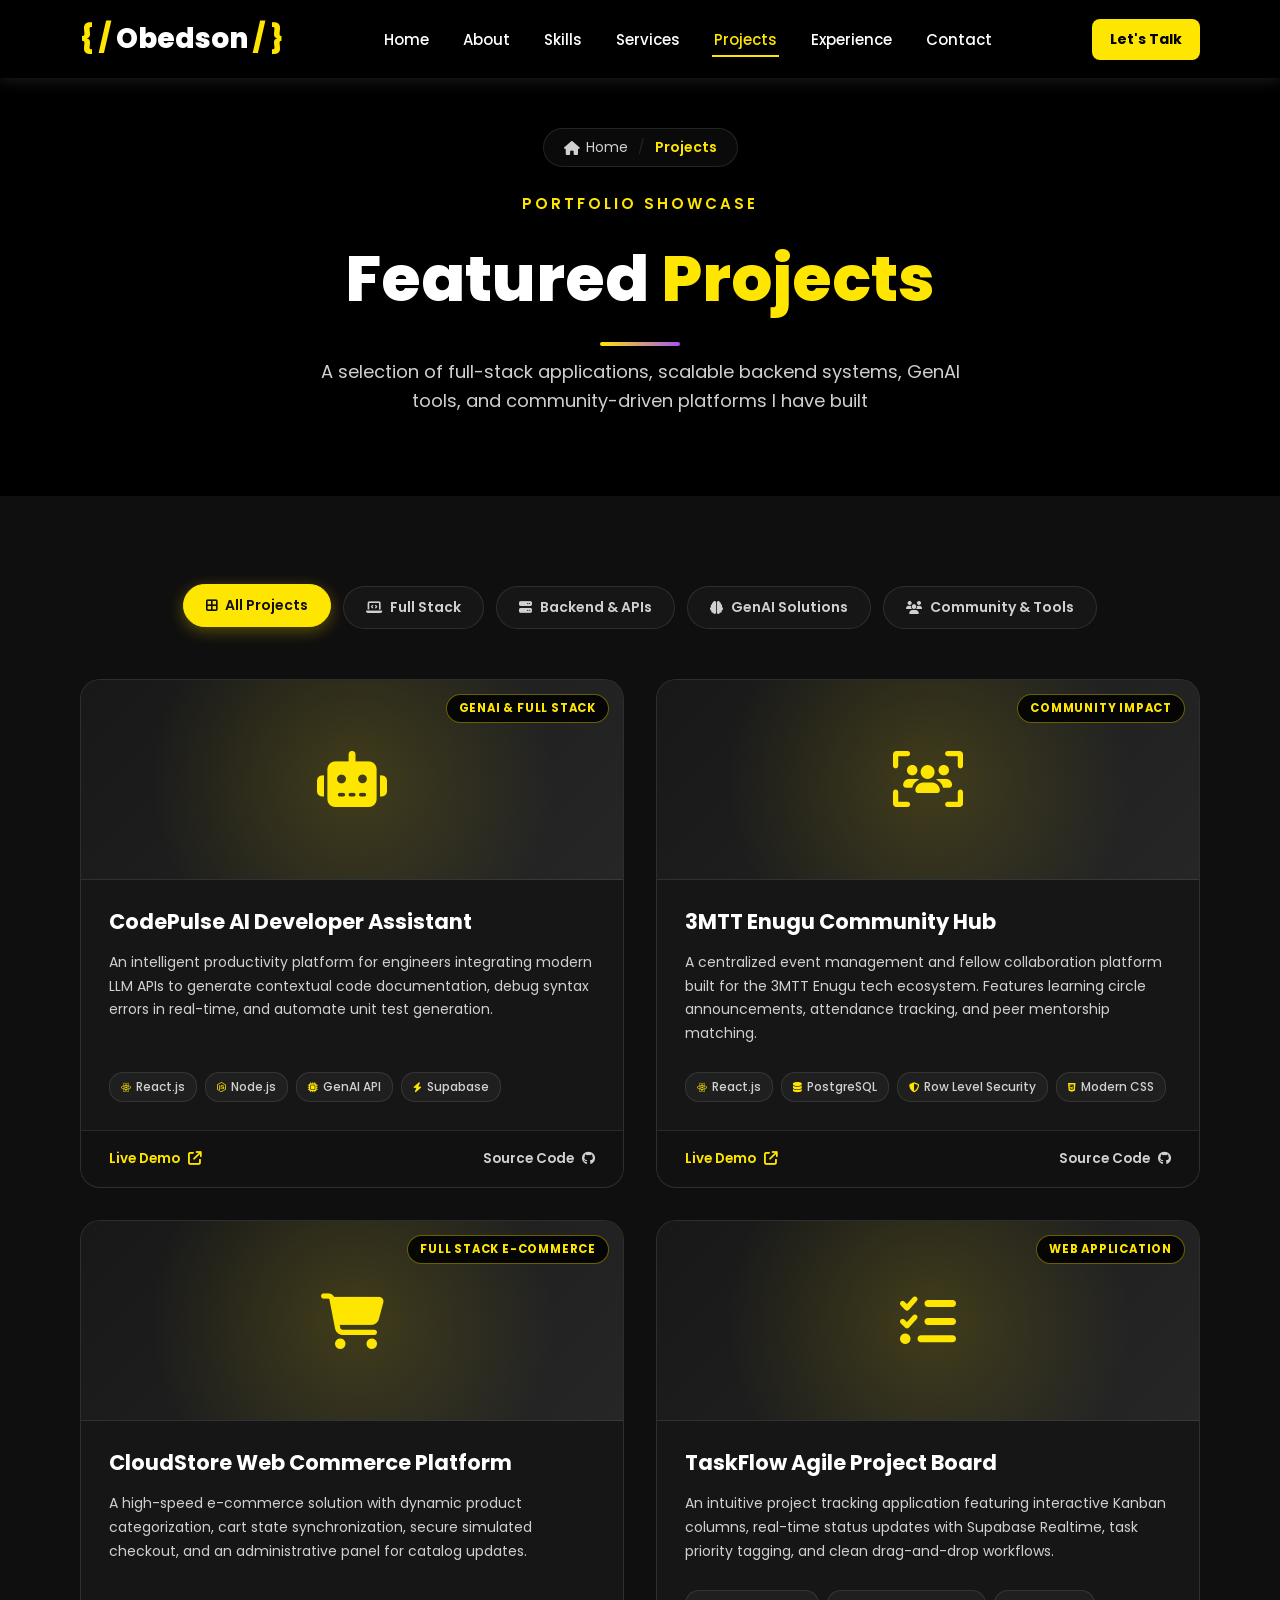
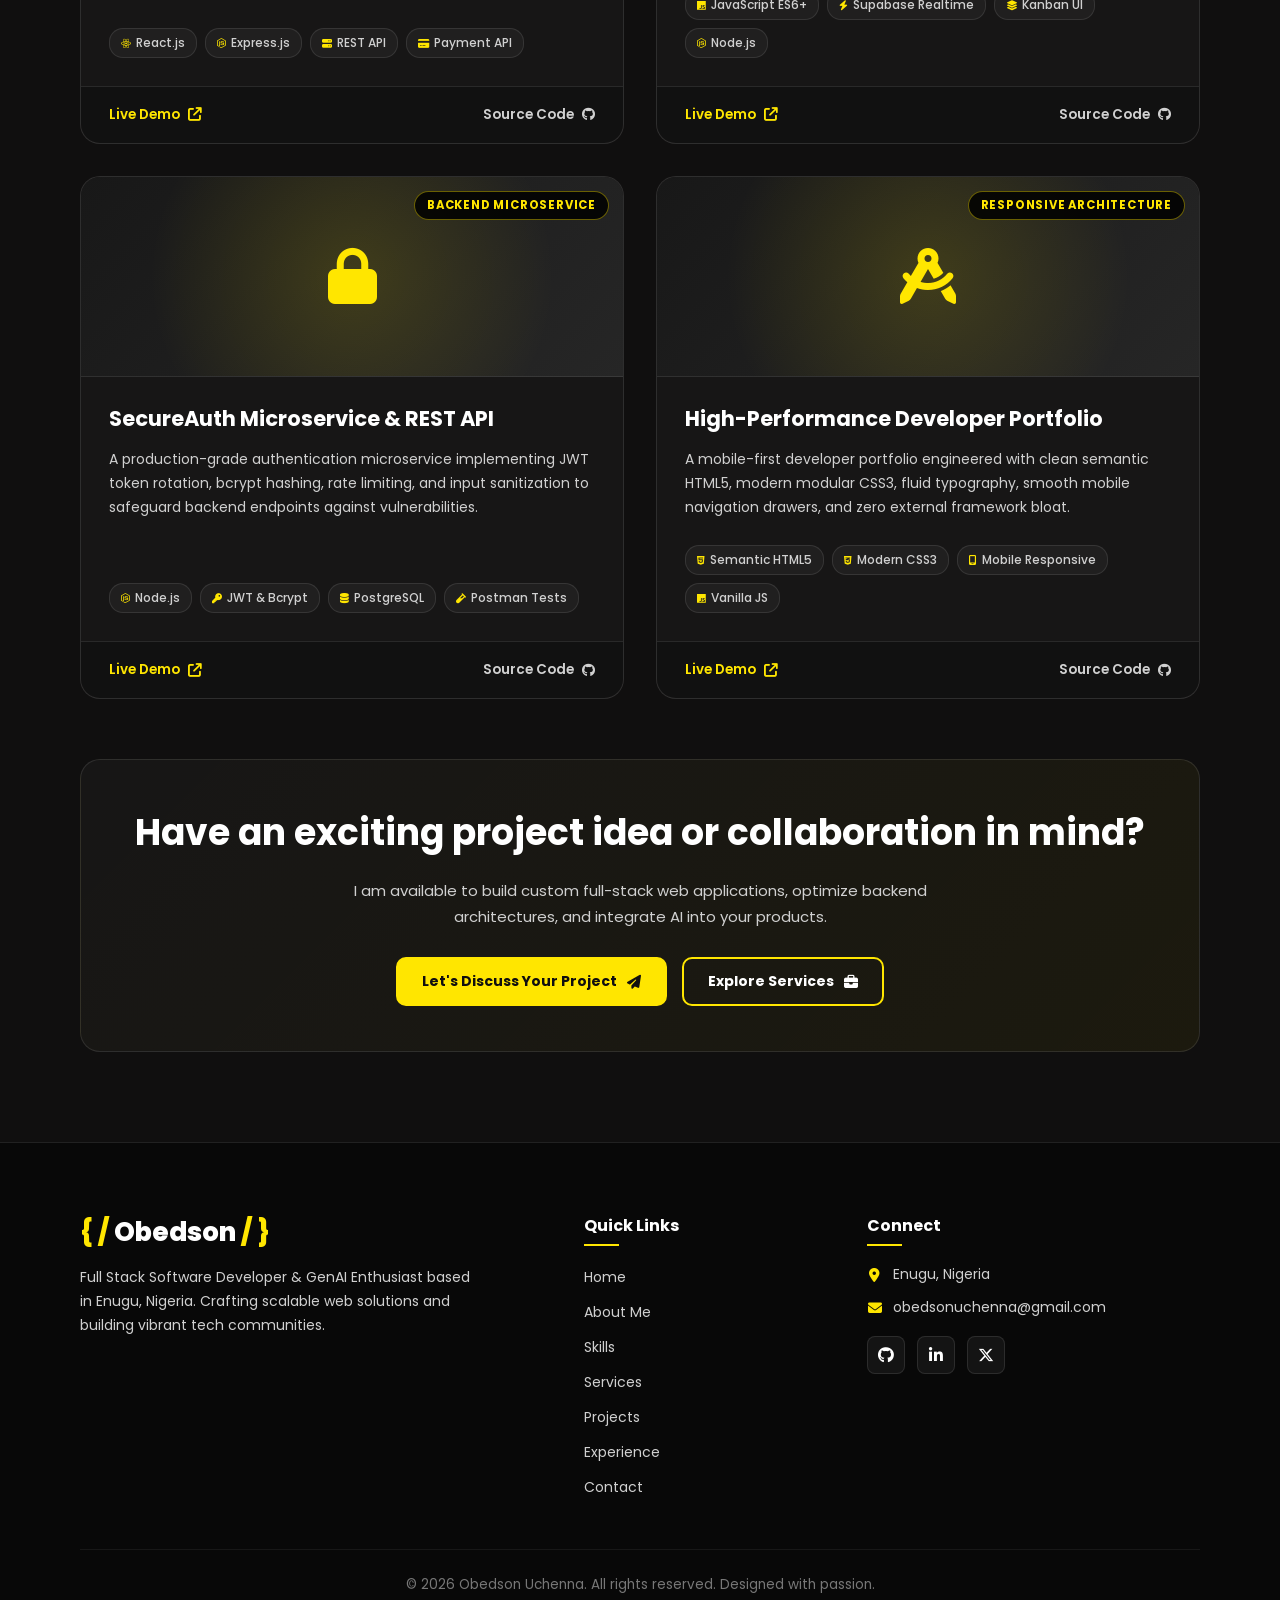
<file: project.html>
<!DOCTYPE html>
<html lang="en">

<head>
    <meta charset="UTF-8">
    <meta name="viewport" content="width=device-width, initial-scale=1.0">
    <title>Projects - Obedson Uchenna</title>
    <link rel="stylesheet" href="portfo.css">
    <link rel="stylesheet" href="https://cdnjs.cloudflare.com/ajax/libs/font-awesome/6.5.1/css/all.min.css">
</head>

<body>
    <!-- Header Navigation -->
    <header class="header">
        <div class="logo">
            <a href="portfolio.html"><h1><span>{ /</span> Obedson <span>/ }</span></h1></a>
        </div>

        <nav class="nav" id="navbar">
            <a href="portfolio.html">home</a>
            <a href="about.html">about</a>
            <a href="skills.html">skills</a>
            <a href="services.html">services</a>
            <a href="projects.html" class="active">projects</a>
            <a href="experiences.html">experience</a>
            <a href="contact.html">contact</a>
        </nav>

        <div class="header-right">
            <div class="logo-txt">
                <a href="contact.html"><p>let's talk</p></a>
            </div>
            <button class="menu-btn" id="menu-btn" aria-label="Toggle Navigation">
                <i class="fa-solid fa-bars"></i>
            </button>
        </div>
    </header>

    <!-- Page Header & Breadcrumb -->
    <div class="page-header">
        <div class="breadcrumb">
            <a href="portfolio.html"><i class="fa-solid fa-house"></i> Home</a>
            <span class="sep">/</span>
            <span class="current">Projects</span>
        </div>
        <div class="section-heading">
            <h4>PORTFOLIO SHOWCASE</h4>
            <h1>Featured <span>Projects</span></h1>
            <div class="div">
                <div class="gradient"></div>
                <p>A selection of full-stack applications, scalable backend systems, GenAI tools, and community-driven platforms I have built</p>
            </div>
        </div>
    </div>

    <!-- Projects Section -->
    <main class="projects-section">
        <div class="projects-container">
            <!-- Filter Tabs -->
            <div class="project-filters">
                <button class="filter-btn active" data-filter="all">
                    <i class="fa-solid fa-border-all"></i> All Projects
                </button>
                <button class="filter-btn" data-filter="fullstack">
                    <i class="fa-solid fa-laptop-code"></i> Full Stack
                </button>
                <button class="filter-btn" data-filter="backend">
                    <i class="fa-solid fa-server"></i> Backend & APIs
                </button>
                <button class="filter-btn" data-filter="genai">
                    <i class="fa-solid fa-brain"></i> GenAI Solutions
                </button>
                <button class="filter-btn" data-filter="community">
                    <i class="fa-solid fa-users"></i> Community & Tools
                </button>
            </div>

            <!-- Projects Grid -->
            <div class="projects-grid">
                <!-- Project 1: GenAI & Full Stack -->
                <div class="project-card" data-category="genai fullstack">
                    <div class="project-banner">
                        <span class="project-badge">GenAI & Full Stack</span>
                        <i class="fa-solid fa-robot project-banner-icon"></i>
                    </div>
                    <div class="project-body">
                        <h3>CodePulse AI Developer Assistant</h3>
                        <p class="project-desc">
                            An intelligent productivity platform for engineers integrating modern LLM APIs to generate contextual code documentation, debug syntax errors in real-time, and automate unit test generation.
                        </p>
                        <div class="project-tags">
                            <span class="project-tag"><i class="fa-brands fa-react"></i> React.js</span>
                            <span class="project-tag"><i class="fa-brands fa-node-js"></i> Node.js</span>
                            <span class="project-tag"><i class="fa-solid fa-microchip"></i> GenAI API</span>
                            <span class="project-tag"><i class="fa-solid fa-bolt"></i> Supabase</span>
                        </div>
                    </div>
                    <div class="project-footer">
                        <a href="https://github.com/obedson/" target="_blank" rel="noopener noreferrer" class="project-btn demo">
                            Live Demo <i class="fa-solid fa-arrow-up-right-from-square"></i>
                        </a>
                        <a href="https://github.com/obedson/" target="_blank" rel="noopener noreferrer" class="project-btn code">
                            Source Code <i class="fa-brands fa-github"></i>
                        </a>
                    </div>
                </div>

                <!-- Project 2: Community Portal -->
                <div class="project-card" data-category="community fullstack">
                    <div class="project-banner">
                        <span class="project-badge">Community Impact</span>
                        <i class="fa-solid fa-users-viewfinder project-banner-icon"></i>
                    </div>
                    <div class="project-body">
                        <h3>3MTT Enugu Community Hub</h3>
                        <p class="project-desc">
                            A centralized event management and fellow collaboration platform built for the 3MTT Enugu tech ecosystem. Features learning circle announcements, attendance tracking, and peer mentorship matching.
                        </p>
                        <div class="project-tags">
                            <span class="project-tag"><i class="fa-brands fa-react"></i> React.js</span>
                            <span class="project-tag"><i class="fa-solid fa-database"></i> PostgreSQL</span>
                            <span class="project-tag"><i class="fa-solid fa-shield-halved"></i> Row Level Security</span>
                            <span class="project-tag"><i class="fa-brands fa-css3-alt"></i> Modern CSS</span>
                        </div>
                    </div>
                    <div class="project-footer">
                        <a href="https://github.com/obedson/" target="_blank" rel="noopener noreferrer" class="project-btn demo">
                            Live Demo <i class="fa-solid fa-arrow-up-right-from-square"></i>
                        </a>
                        <a href="https://github.com/obedson/" target="_blank" rel="noopener noreferrer" class="project-btn code">
                            Source Code <i class="fa-brands fa-github"></i>
                        </a>
                    </div>
                </div>

                <!-- Project 3: Full Stack E-Commerce -->
                <div class="project-card" data-category="fullstack">
                    <div class="project-banner">
                        <span class="project-badge">Full Stack E-Commerce</span>
                        <i class="fa-solid fa-cart-shopping project-banner-icon"></i>
                    </div>
                    <div class="project-body">
                        <h3>CloudStore Web Commerce Platform</h3>
                        <p class="project-desc">
                            A high-speed e-commerce solution with dynamic product categorization, cart state synchronization, secure simulated checkout, and an administrative panel for catalog updates.
                        </p>
                        <div class="project-tags">
                            <span class="project-tag"><i class="fa-brands fa-react"></i> React.js</span>
                            <span class="project-tag"><i class="fa-brands fa-node-js"></i> Express.js</span>
                            <span class="project-tag"><i class="fa-solid fa-server"></i> REST API</span>
                            <span class="project-tag"><i class="fa-solid fa-credit-card"></i> Payment API</span>
                        </div>
                    </div>
                    <div class="project-footer">
                        <a href="https://github.com/obedson/" target="_blank" rel="noopener noreferrer" class="project-btn demo">
                            Live Demo <i class="fa-solid fa-arrow-up-right-from-square"></i>
                        </a>
                        <a href="https://github.com/obedson/" target="_blank" rel="noopener noreferrer" class="project-btn code">
                            Source Code <i class="fa-brands fa-github"></i>
                        </a>
                    </div>
                </div>

                <!-- Project 4: TaskFlow Kanban Board -->
                <div class="project-card" data-category="fullstack backend">
                    <div class="project-banner">
                        <span class="project-badge">Web Application</span>
                        <i class="fa-solid fa-list-check project-banner-icon"></i>
                    </div>
                    <div class="project-body">
                        <h3>TaskFlow Agile Project Board</h3>
                        <p class="project-desc">
                            An intuitive project tracking application featuring interactive Kanban columns, real-time status updates with Supabase Realtime, task priority tagging, and clean drag-and-drop workflows.
                        </p>
                        <div class="project-tags">
                            <span class="project-tag"><i class="fa-brands fa-js"></i> JavaScript ES6+</span>
                            <span class="project-tag"><i class="fa-solid fa-bolt"></i> Supabase Realtime</span>
                            <span class="project-tag"><i class="fa-solid fa-layer-group"></i> Kanban UI</span>
                            <span class="project-tag"><i class="fa-brands fa-node-js"></i> Node.js</span>
                        </div>
                    </div>
                    <div class="project-footer">
                        <a href="https://github.com/obedson/" target="_blank" rel="noopener noreferrer" class="project-btn demo">
                            Live Demo <i class="fa-solid fa-arrow-up-right-from-square"></i>
                        </a>
                        <a href="https://github.com/obedson/" target="_blank" rel="noopener noreferrer" class="project-btn code">
                            Source Code <i class="fa-brands fa-github"></i>
                        </a>
                    </div>
                </div>

                <!-- Project 5: Backend Auth API -->
                <div class="project-card" data-category="backend">
                    <div class="project-banner">
                        <span class="project-badge">Backend Microservice</span>
                        <i class="fa-solid fa-lock project-banner-icon"></i>
                    </div>
                    <div class="project-body">
                        <h3>SecureAuth Microservice & REST API</h3>
                        <p class="project-desc">
                            A production-grade authentication microservice implementing JWT token rotation, bcrypt hashing, rate limiting, and input sanitization to safeguard backend endpoints against vulnerabilities.
                        </p>
                        <div class="project-tags">
                            <span class="project-tag"><i class="fa-brands fa-node-js"></i> Node.js</span>
                            <span class="project-tag"><i class="fa-solid fa-key"></i> JWT & Bcrypt</span>
                            <span class="project-tag"><i class="fa-solid fa-database"></i> PostgreSQL</span>
                            <span class="project-tag"><i class="fa-solid fa-vial"></i> Postman Tests</span>
                        </div>
                    </div>
                    <div class="project-footer">
                        <a href="https://github.com/obedson/" target="_blank" rel="noopener noreferrer" class="project-btn demo">
                            Live Demo <i class="fa-solid fa-arrow-up-right-from-square"></i>
                        </a>
                        <a href="https://github.com/obedson/" target="_blank" rel="noopener noreferrer" class="project-btn code">
                            Source Code <i class="fa-brands fa-github"></i>
                        </a>
                    </div>
                </div>

                <!-- Project 6: Responsive Portfolio System -->
                <div class="project-card" data-category="community fullstack">
                    <div class="project-banner">
                        <span class="project-badge">Responsive Architecture</span>
                        <i class="fa-solid fa-compass-drafting project-banner-icon"></i>
                    </div>
                    <div class="project-body">
                        <h3>High-Performance Developer Portfolio</h3>
                        <p class="project-desc">
                            A mobile-first developer portfolio engineered with clean semantic HTML5, modern modular CSS3, fluid typography, smooth mobile navigation drawers, and zero external framework bloat.
                        </p>
                        <div class="project-tags">
                            <span class="project-tag"><i class="fa-brands fa-html5"></i> Semantic HTML5</span>
                            <span class="project-tag"><i class="fa-brands fa-css3-alt"></i> Modern CSS3</span>
                            <span class="project-tag"><i class="fa-solid fa-mobile-screen"></i> Mobile Responsive</span>
                            <span class="project-tag"><i class="fa-brands fa-js"></i> Vanilla JS</span>
                        </div>
                    </div>
                    <div class="project-footer">
                        <a href="portfolio.html" class="project-btn demo">
                            Live Demo <i class="fa-solid fa-arrow-up-right-from-square"></i>
                        </a>
                        <a href="https://github.com/obedson/" target="_blank" rel="noopener noreferrer" class="project-btn code">
                            Source Code <i class="fa-brands fa-github"></i>
                        </a>
                    </div>
                </div>
            </div>

            <!-- Call to action -->
            <div class="cta-panel">
                <h2>Have an exciting project idea or collaboration in mind?</h2>
                <p>I am available to build custom full-stack web applications, optimize backend architectures, and integrate AI into your products.</p>
                <div class="btns" style="margin: 10px 0 0 0;">
                    <a href="contact.html" class="btn1 btn">Let's Discuss Your Project <i class="fa-solid fa-paper-plane"></i></a>
                    <a href="services.html" class="btn2 btn">Explore Services <i class="fa-solid fa-briefcase"></i></a>
                </div>
            </div>
        </div>
    </main>

    <!-- Footer -->
    <footer class="footer">
        <div class="footer-container">
            <div class="footer-brand">
                <a href="portfolio.html"><h2><span>{ /</span> Obedson <span>/ }</span></h2></a>
                <p>Full Stack Software Developer & GenAI Enthusiast based in Enugu, Nigeria. Crafting scalable web solutions and building vibrant tech communities.</p>
            </div>

            <div class="footer-nav">
                <h4>Quick Links</h4>
                <ul>
                    <li><a href="portfolio.html">Home</a></li>
                    <li><a href="about.html">About Me</a></li>
                    <li><a href="skills.html">Skills</a></li>
                    <li><a href="services.html">Services</a></li>
                    <li><a href="projects.html">Projects</a></li>
                    <li><a href="experiences.html">Experience</a></li>
                    <li><a href="contact.html">Contact</a></li>
                </ul>
            </div>

            <div class="footer-contact">
                <h4>Connect</h4>
                <p><i class="fa-solid fa-location-dot"></i> Enugu, Nigeria</p>
                <p><i class="fa-solid fa-envelope"></i> obedsonuchenna@gmail.com</p>
                <div class="footer-socials">
                    <a href="https://github.com/obedson/" target="_blank" rel="noopener noreferrer" aria-label="GitHub"><i class="fa-brands fa-github"></i></a>
                    <a href="https://www.linkedin.com/in/obedson-uchenna" target="_blank" rel="noopener noreferrer" aria-label="LinkedIn"><i class="fa-brands fa-linkedin-in"></i></a>
                    <a href="https://x.com/obedsonfield" target="_blank" rel="noopener noreferrer" aria-label="X (Twitter)"><i class="fa-brands fa-x-twitter"></i></a>
                </div>
            </div>
        </div>

        <div class="footer-bottom">
            <p>&copy; 2026 Obedson Uchenna. All rights reserved. Designed with passion.</p>
        </div>
    </footer>

    <!-- Filter & Navigation Scripts -->
    <script>
        // Mobile Navigation Toggle
        const menuBtn = document.getElementById('menu-btn');
        const nav = document.getElementById('navbar');

        if (menuBtn && nav) {
            menuBtn.addEventListener('click', (e) => {
                e.stopPropagation();
                nav.classList.toggle('active');
                menuBtn.classList.toggle('active');
                const icon = menuBtn.querySelector('i');
                if (icon) {
                    if (nav.classList.contains('active')) {
                        icon.classList.remove('fa-bars');
                        icon.classList.add('fa-xmark');
                    } else {
                        icon.classList.remove('fa-xmark');
                        icon.classList.add('fa-bars');
                    }
                }
            });

            // Close nav when clicking a nav link
            nav.querySelectorAll('a').forEach(link => {
                link.addEventListener('click', () => {
                    nav.classList.remove('active');
                    menuBtn.classList.remove('active');
                    const icon = menuBtn.querySelector('i');
                    if (icon) {
                        icon.classList.remove('fa-xmark');
                        icon.classList.add('fa-bars');
                    }
                });
            });

            // Close nav when clicking outside
            document.addEventListener('click', (e) => {
                if (!nav.contains(e.target) && !menuBtn.contains(e.target) && nav.classList.contains('active')) {
                    nav.classList.remove('active');
                    menuBtn.classList.remove('active');
                    const icon = menuBtn.querySelector('i');
                    if (icon) {
                        icon.classList.remove('fa-xmark');
                        icon.classList.add('fa-bars');
                    }
                }
            });
        }

        // Category Filter Functionality
        const filterBtns = document.querySelectorAll('.filter-btn');
        const projectCards = document.querySelectorAll('.project-card');

        filterBtns.forEach(btn => {
            btn.addEventListener('click', () => {
                filterBtns.forEach(b => b.classList.remove('active'));
                btn.classList.add('active');
                const filter = btn.getAttribute('data-filter');

                projectCards.forEach(card => {
                    const category = card.getAttribute('data-category') || '';
                    if (filter === 'all' || category.includes(filter)) {
                        card.style.display = 'flex';
                    } else {
                        card.style.display = 'none';
                    }
                });
            });
        });
    </script>
</body>

</html>
</file>
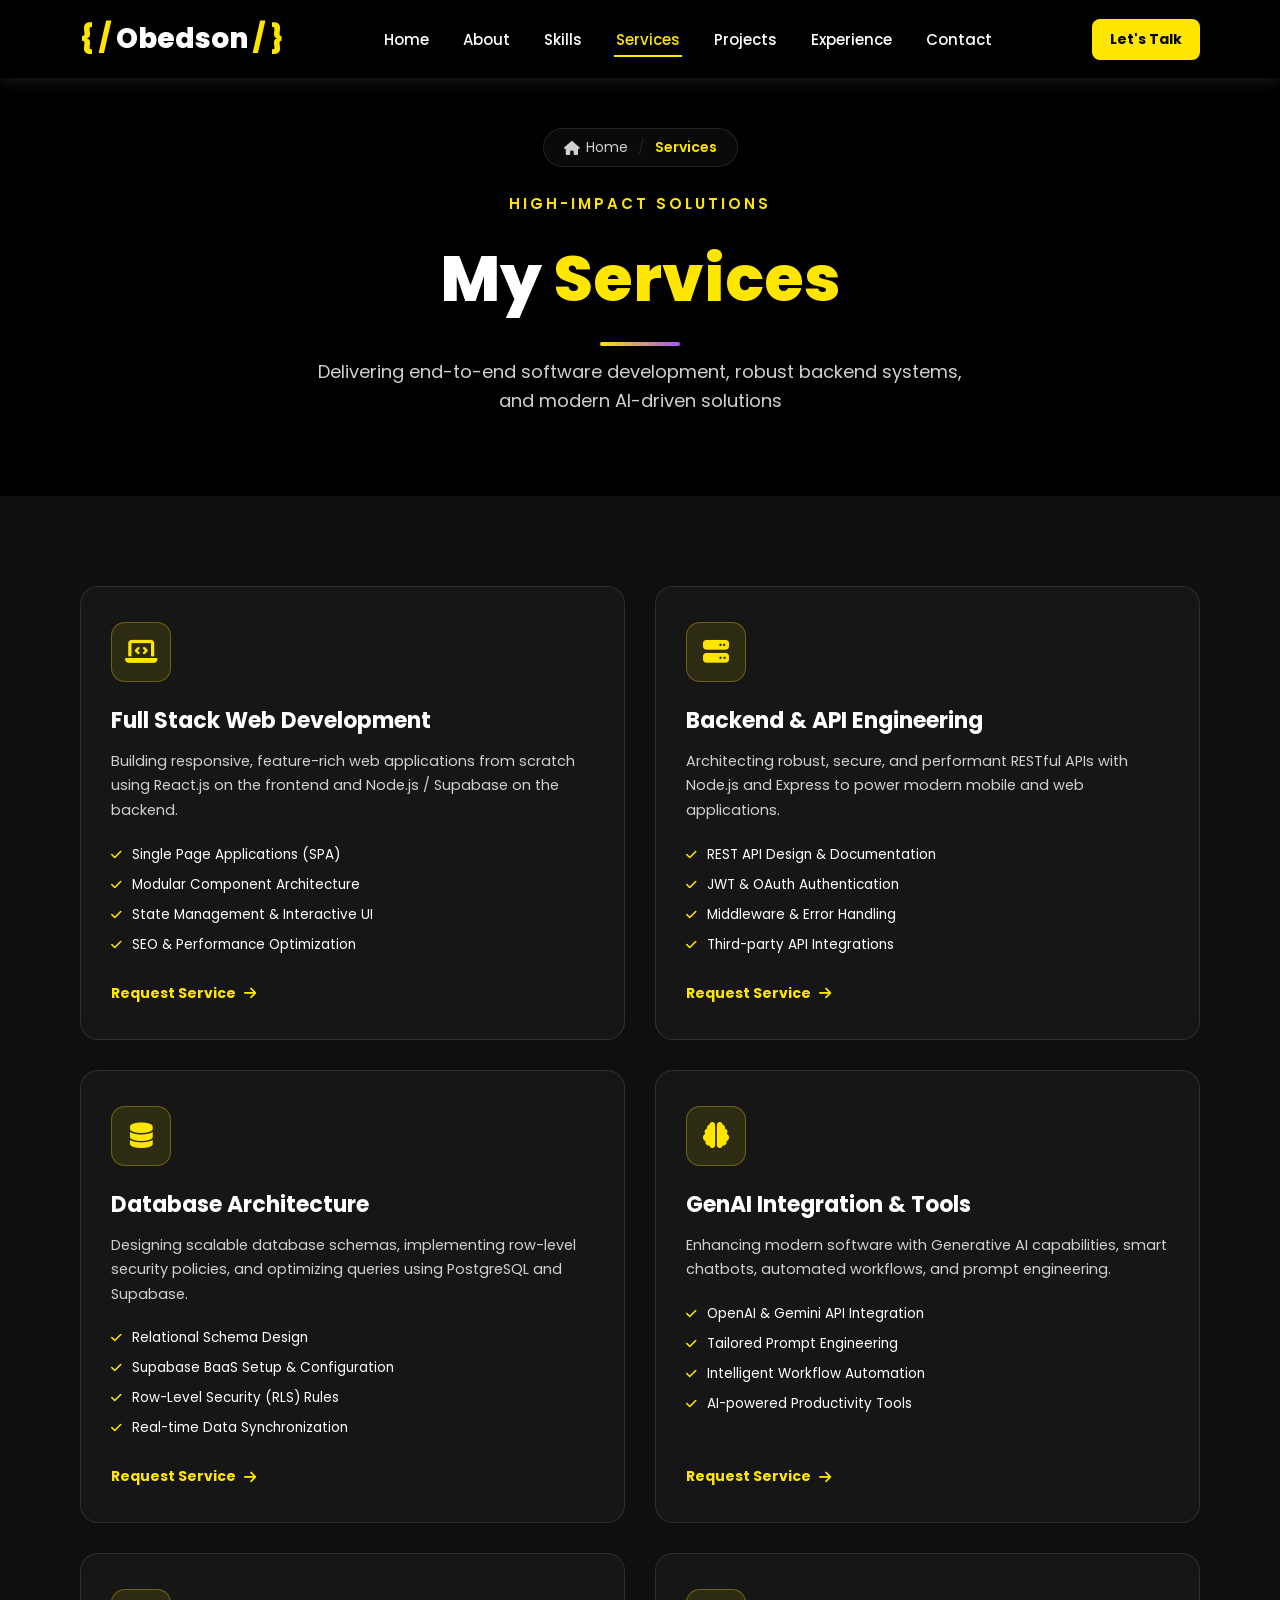
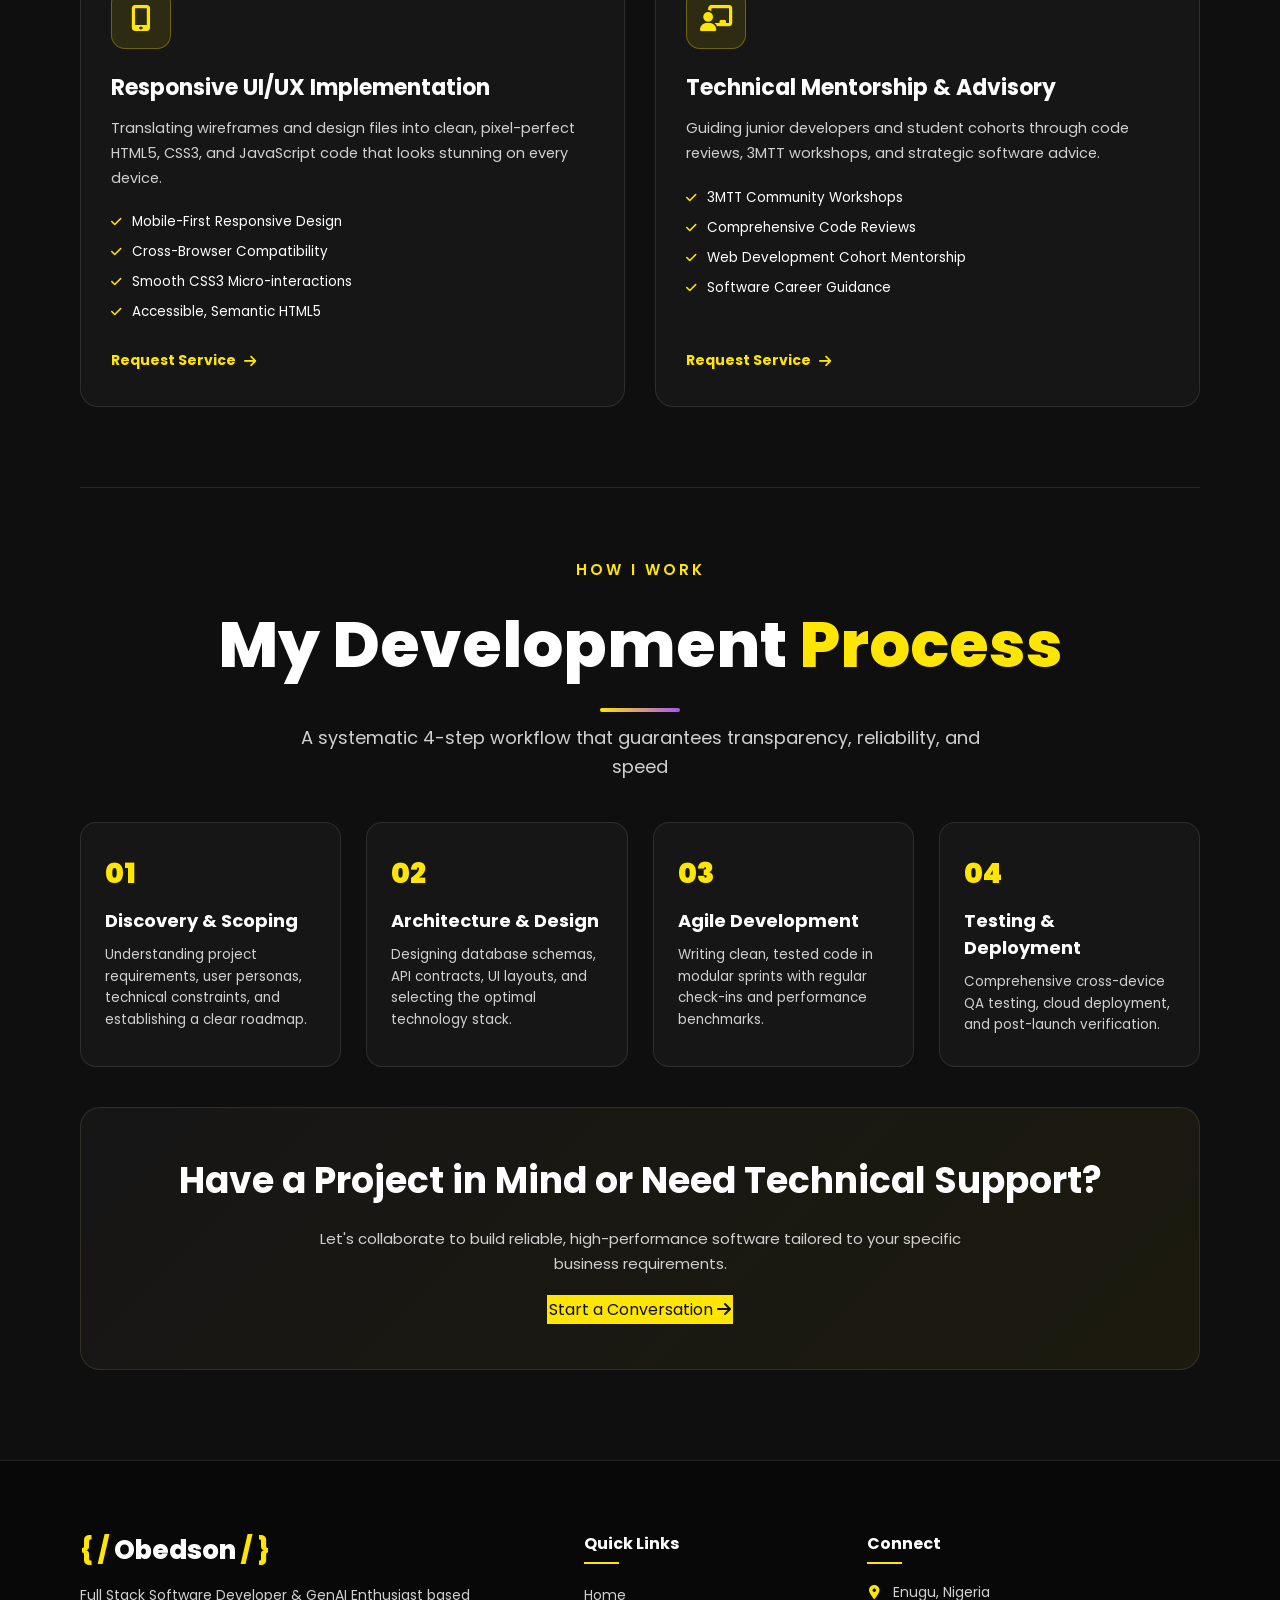
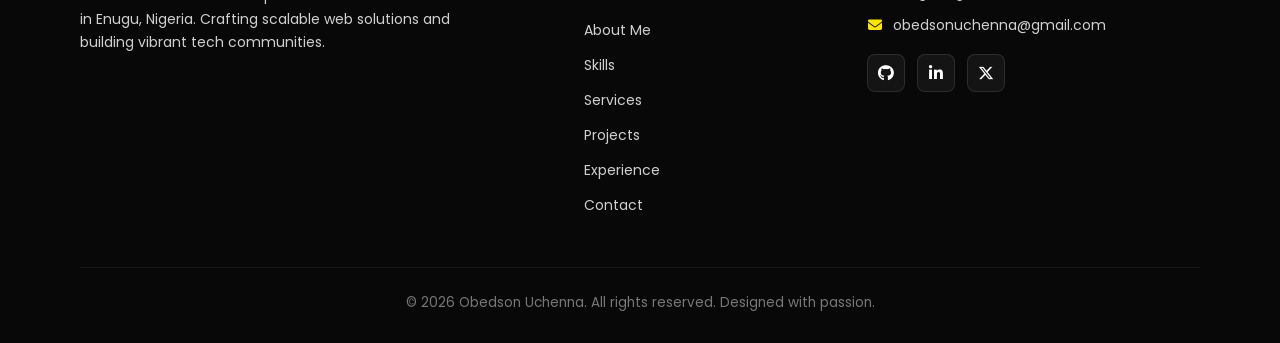
<file: services.html>
<!DOCTYPE html>
<html lang="en">

<head>
    <meta charset="UTF-8">
    <meta name="viewport" content="width=device-width, initial-scale=1.0">
    <title>My Services - Obedson Uchenna</title>
    <link rel="stylesheet" href="portfo.css">
    <link rel="stylesheet" href="https://cdnjs.cloudflare.com/ajax/libs/font-awesome/6.5.1/css/all.min.css">
</head>

<body>
    <!-- Header Navigation -->
    <header class="header">
        <div class="logo">
            <a href="portfolio.html"><h1><span>{ /</span> Obedson <span>/ }</span></h1></a>
        </div>

                <nav class="nav" id="navbar">
            <a href="portfolio.html">home</a>
            <a href="about.html">about</a>
            <a href="skills.html">skills</a>
            <a href="services.html" class="active">services</a>
            <a href="projects.html">projects</a>
            <a href="experiences.html">experience</a>
            <a href="contact.html">contact</a>
        </nav>

        <div class="header-right">
            <div class="logo-txt">
                <a href="contact.html"><p>let's talk</p></a>
            </div>
            <button class="menu-btn" id="menu-btn" aria-label="Toggle Navigation">
                <i class="fa-solid fa-bars"></i>
            </button>
        </div>
    </header>

    <!-- Page Header & Breadcrumb -->
    <div class="page-header">
        <div class="breadcrumb">
            <a href="portfolio.html"><i class="fa-solid fa-house"></i> Home</a>
            <span class="sep">/</span>
            <span class="current">Services</span>
        </div>
        <div class="section-heading">
            <h4>HIGH-IMPACT SOLUTIONS</h4>
            <h1>My <span>Services</span></h1>
            <div class="div">
                <div class="gradient"></div>
                <p>Delivering end-to-end software development, robust backend systems, and modern AI-driven solutions</p>
            </div>
        </div>
    </div>

    <!-- Services Section -->
    <main class="services-section">
        <div class="services-container">
            <div class="services-grid">
                <!-- Service 1 -->
                <div class="service-card">
                    <div>
                        <div class="service-icon-box">
                            <i class="fa-solid fa-laptop-code"></i>
                        </div>
                        <h3>Full Stack Web Development</h3>
                        <p class="service-desc">Building responsive, feature-rich web applications from scratch using React.js on the frontend and Node.js / Supabase on the backend.</p>
                        <ul class="service-features">
                            <li><i class="fa-solid fa-check"></i> Single Page Applications (SPA)</li>
                            <li><i class="fa-solid fa-check"></i> Modular Component Architecture</li>
                            <li><i class="fa-solid fa-check"></i> State Management & Interactive UI</li>
                            <li><i class="fa-solid fa-check"></i> SEO & Performance Optimization</li>
                        </ul>
                    </div>
                    <a href="contact.html" class="service-action-link">Request Service <i class="fa-solid fa-arrow-right"></i></a>
                </div>

                <!-- Service 2 -->
                <div class="service-card">
                    <div>
                        <div class="service-icon-box">
                            <i class="fa-solid fa-server"></i>
                        </div>
                        <h3>Backend & API Engineering</h3>
                        <p class="service-desc">Architecting robust, secure, and performant RESTful APIs with Node.js and Express to power modern mobile and web applications.</p>
                        <ul class="service-features">
                            <li><i class="fa-solid fa-check"></i> REST API Design & Documentation</li>
                            <li><i class="fa-solid fa-check"></i> JWT & OAuth Authentication</li>
                            <li><i class="fa-solid fa-check"></i> Middleware & Error Handling</li>
                            <li><i class="fa-solid fa-check"></i> Third-party API Integrations</li>
                        </ul>
                    </div>
                    <a href="contact.html" class="service-action-link">Request Service <i class="fa-solid fa-arrow-right"></i></a>
                </div>

                <!-- Service 3 -->
                <div class="service-card">
                    <div>
                        <div class="service-icon-box">
                            <i class="fa-solid fa-database"></i>
                        </div>
                        <h3>Database Architecture</h3>
                        <p class="service-desc">Designing scalable database schemas, implementing row-level security policies, and optimizing queries using PostgreSQL and Supabase.</p>
                        <ul class="service-features">
                            <li><i class="fa-solid fa-check"></i> Relational Schema Design</li>
                            <li><i class="fa-solid fa-check"></i> Supabase BaaS Setup & Configuration</li>
                            <li><i class="fa-solid fa-check"></i> Row-Level Security (RLS) Rules</li>
                            <li><i class="fa-solid fa-check"></i> Real-time Data Synchronization</li>
                        </ul>
                    </div>
                    <a href="contact.html" class="service-action-link">Request Service <i class="fa-solid fa-arrow-right"></i></a>
                </div>

                <!-- Service 4 -->
                <div class="service-card">
                    <div>
                        <div class="service-icon-box">
                            <i class="fa-solid fa-brain"></i>
                        </div>
                        <h3>GenAI Integration & Tools</h3>
                        <p class="service-desc">Enhancing modern software with Generative AI capabilities, smart chatbots, automated workflows, and prompt engineering.</p>
                        <ul class="service-features">
                            <li><i class="fa-solid fa-check"></i> OpenAI & Gemini API Integration</li>
                            <li><i class="fa-solid fa-check"></i> Tailored Prompt Engineering</li>
                            <li><i class="fa-solid fa-check"></i> Intelligent Workflow Automation</li>
                            <li><i class="fa-solid fa-check"></i> AI-powered Productivity Tools</li>
                        </ul>
                    </div>
                    <a href="contact.html" class="service-action-link">Request Service <i class="fa-solid fa-arrow-right"></i></a>
                </div>

                <!-- Service 5 -->
                <div class="service-card">
                    <div>
                        <div class="service-icon-box">
                            <i class="fa-solid fa-mobile-screen-button"></i>
                        </div>
                        <h3>Responsive UI/UX Implementation</h3>
                        <p class="service-desc">Translating wireframes and design files into clean, pixel-perfect HTML5, CSS3, and JavaScript code that looks stunning on every device.</p>
                        <ul class="service-features">
                            <li><i class="fa-solid fa-check"></i> Mobile-First Responsive Design</li>
                            <li><i class="fa-solid fa-check"></i> Cross-Browser Compatibility</li>
                            <li><i class="fa-solid fa-check"></i> Smooth CSS3 Micro-interactions</li>
                            <li><i class="fa-solid fa-check"></i> Accessible, Semantic HTML5</li>
                        </ul>
                    </div>
                    <a href="contact.html" class="service-action-link">Request Service <i class="fa-solid fa-arrow-right"></i></a>
                </div>

                <!-- Service 6 -->
                <div class="service-card">
                    <div>
                        <div class="service-icon-box">
                            <i class="fa-solid fa-chalkboard-user"></i>
                        </div>
                        <h3>Technical Mentorship & Advisory</h3>
                        <p class="service-desc">Guiding junior developers and student cohorts through code reviews, 3MTT workshops, and strategic software advice.</p>
                        <ul class="service-features">
                            <li><i class="fa-solid fa-check"></i> 3MTT Community Workshops</li>
                            <li><i class="fa-solid fa-check"></i> Comprehensive Code Reviews</li>
                            <li><i class="fa-solid fa-check"></i> Web Development Cohort Mentorship</li>
                            <li><i class="fa-solid fa-check"></i> Software Career Guidance</li>
                        </ul>
                    </div>
                    <a href="contact.html" class="service-action-link">Request Service <i class="fa-solid fa-arrow-right"></i></a>
                </div>
            </div>

            <!-- Workflow Process -->
            <div class="process-section">
                <div class="section-heading" style="margin-bottom: 25px;">
                    <h4>HOW I WORK</h4>
                    <h1>My Development <span>Process</span></h1>
                    <div class="div">
                        <div class="gradient"></div>
                        <p>A systematic 4-step workflow that guarantees transparency, reliability, and speed</p>
                    </div>
                </div>

                <div class="process-grid">
                    <div class="process-card">
                        <div class="process-step-num">01</div>
                        <h4>Discovery & Scoping</h4>
                        <p>Understanding project requirements, user personas, technical constraints, and establishing a clear roadmap.</p>
                    </div>

                    <div class="process-card">
                        <div class="process-step-num">02</div>
                        <h4>Architecture & Design</h4>
                        <p>Designing database schemas, API contracts, UI layouts, and selecting the optimal technology stack.</p>
                    </div>

                    <div class="process-card">
                        <div class="process-step-num">03</div>
                        <h4>Agile Development</h4>
                        <p>Writing clean, tested code in modular sprints with regular check-ins and performance benchmarks.</p>
                    </div>

                    <div class="process-card">
                        <div class="process-step-num">04</div>
                        <h4>Testing & Deployment</h4>
                        <p>Comprehensive cross-device QA testing, cloud deployment, and post-launch verification.</p>
                    </div>
                </div>
            </div>

            <!-- Call to action -->
            <div class="cta-panel">
                <h2>Have a Project in Mind or Need Technical Support?</h2>
                <p>Let's collaborate to build reliable, high-performance software tailored to your specific business requirements.</p>
                <a href="contact.html" class="btn1 btn">Start a Conversation <i class="fa-solid fa-arrow-right"></i></a>
            </div>
        </div>
    </main>

    <!-- Footer -->
    <footer class="footer">
        <div class="footer-container">
            <div class="footer-brand">
                <a href="portfolio.html"><h2><span>{ /</span> Obedson <span>/ }</span></h2></a>
                <p>Full Stack Software Developer & GenAI Enthusiast based in Enugu, Nigeria. Crafting scalable web solutions and building vibrant tech communities.</p>
            </div>

            <div class="footer-nav">
                <h4>Quick Links</h4>
                <ul>
                    <li><a href="portfolio.html">Home</a></li>
                    <li><a href="about.html">About Me</a></li>
                    <li><a href="skills.html">Skills</a></li>
                    <li><a href="services.html">Services</a></li>
                    <li><a href="projects.html">Projects</a></li>
                    <li><a href="experiences.html">Experience</a></li>
                    <li><a href="contact.html">Contact</a></li>
                </ul>
            </div>

            <div class="footer-contact">
                <h4>Connect</h4>
                <p><i class="fa-solid fa-location-dot"></i> Enugu, Nigeria</p>
                <p><i class="fa-solid fa-envelope"></i> obedsonuchenna@gmail.com</p>
                <div class="footer-socials">
                    <a href="https://github.com/obedson/" target="_blank" rel="noopener noreferrer" aria-label="GitHub"><i class="fa-brands fa-github"></i></a>
                    <a href="https://www.linkedin.com/in/obedson-uchenna" target="_blank" rel="noopener noreferrer" aria-label="LinkedIn"><i class="fa-brands fa-linkedin-in"></i></a>
                    <a href="https://x.com/obedsonfield" target="_blank" rel="noopener noreferrer" aria-label="X (Twitter)"><i class="fa-brands fa-x-twitter"></i></a>
                </div>
            </div>
        </div>

        <div class="footer-bottom">
            <p>&copy; 2026 Obedson Uchenna. All rights reserved. Designed with passion.</p>
        </div>
    </footer>

    <!-- Mobile Navigation Toggle Script -->
    <script>
        const menuBtn = document.getElementById('menu-btn');
        const nav = document.getElementById('navbar');

        if (menuBtn && nav) {
            menuBtn.addEventListener('click', (e) => {
                e.stopPropagation();
                nav.classList.toggle('active');
                menuBtn.classList.toggle('active');
                const icon = menuBtn.querySelector('i');
                if (icon) {
                    if (nav.classList.contains('active')) {
                        icon.classList.remove('fa-bars');
                        icon.classList.add('fa-xmark');
                    } else {
                        icon.classList.remove('fa-xmark');
                        icon.classList.add('fa-bars');
                    }
                }
            });

            // Close nav when clicking a nav link
            nav.querySelectorAll('a').forEach(link => {
                link.addEventListener('click', () => {
                    nav.classList.remove('active');
                    menuBtn.classList.remove('active');
                    const icon = menuBtn.querySelector('i');
                    if (icon) {
                        icon.classList.remove('fa-xmark');
                        icon.classList.add('fa-bars');
                    }
                });
            });

            // Close nav when clicking outside
            document.addEventListener('click', (e) => {
                if (!nav.contains(e.target) && !menuBtn.contains(e.target) && nav.classList.contains('active')) {
                    nav.classList.remove('active');
                    menuBtn.classList.remove('active');
                    const icon = menuBtn.querySelector('i');
                    if (icon) {
                        icon.classList.remove('fa-xmark');
                        icon.classList.add('fa-bars');
                    }
                }
            });
        }
    </script>
</body>

</html>
</file>
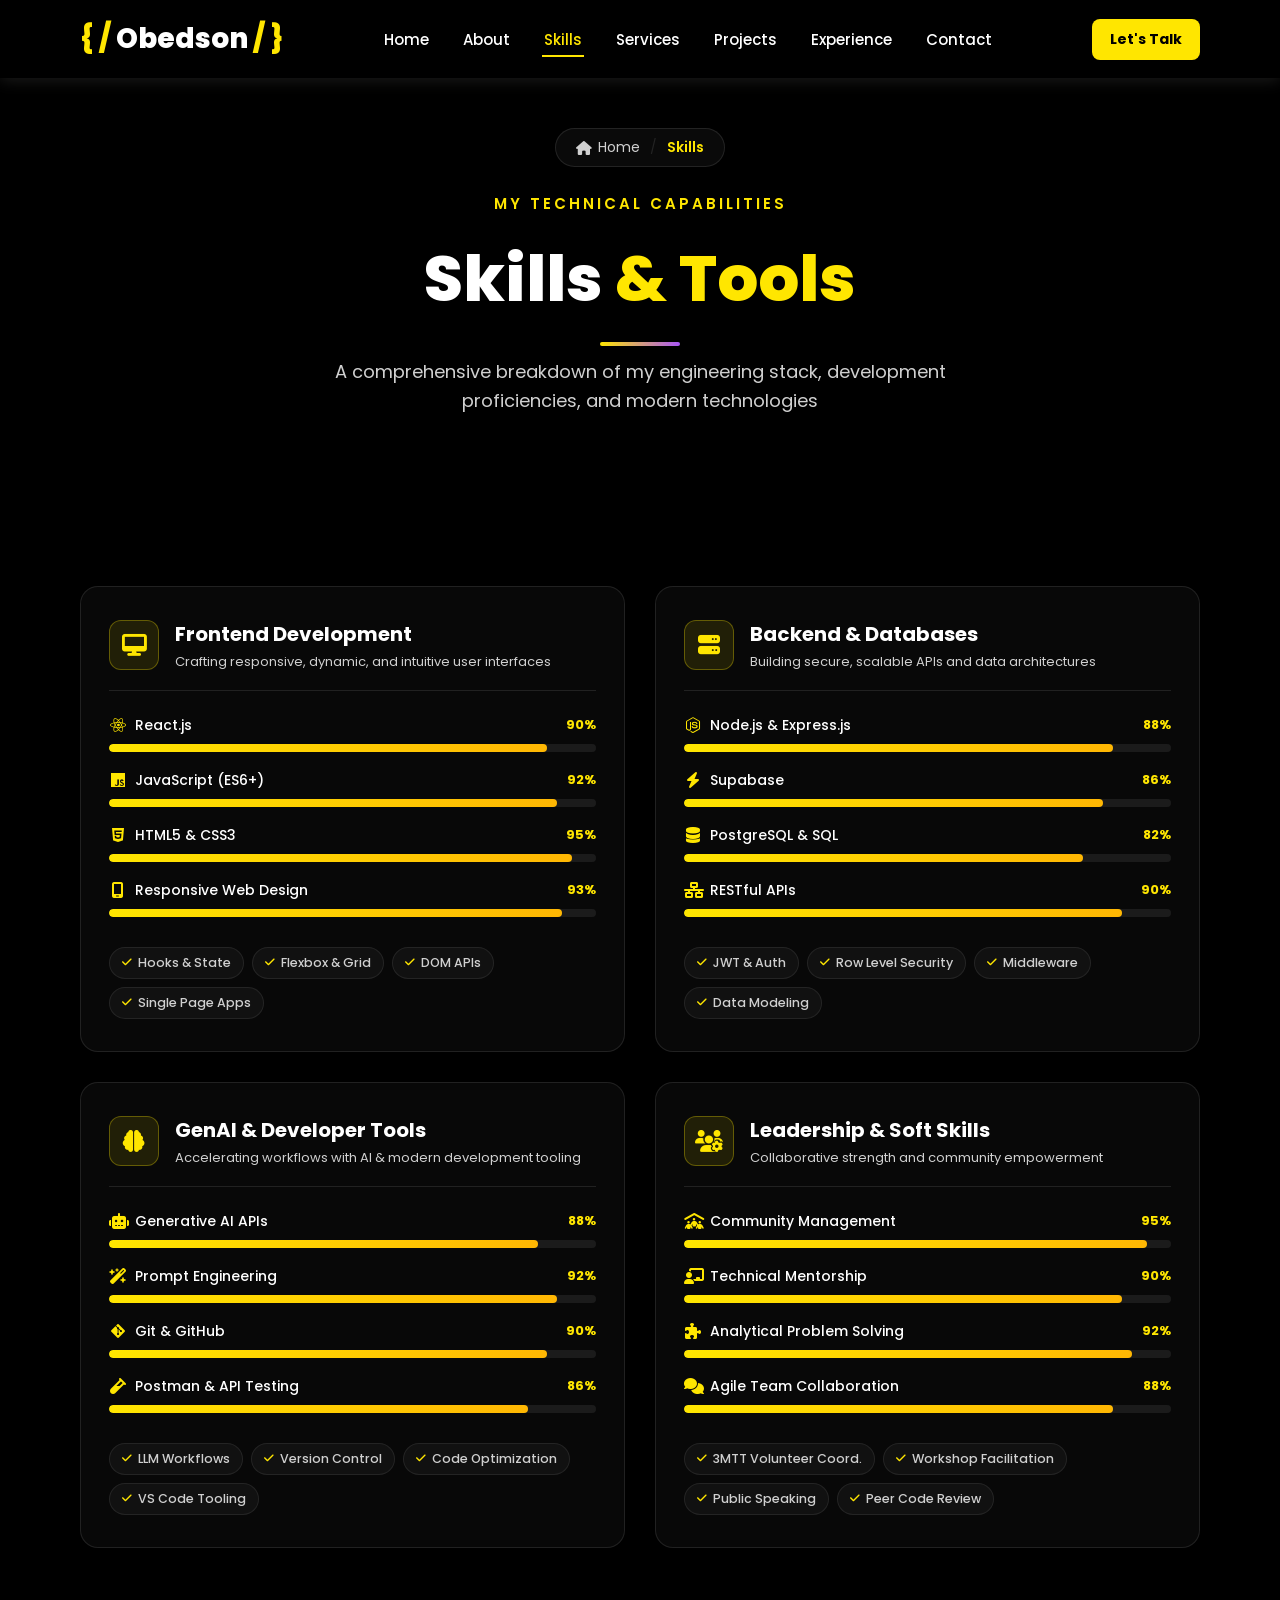
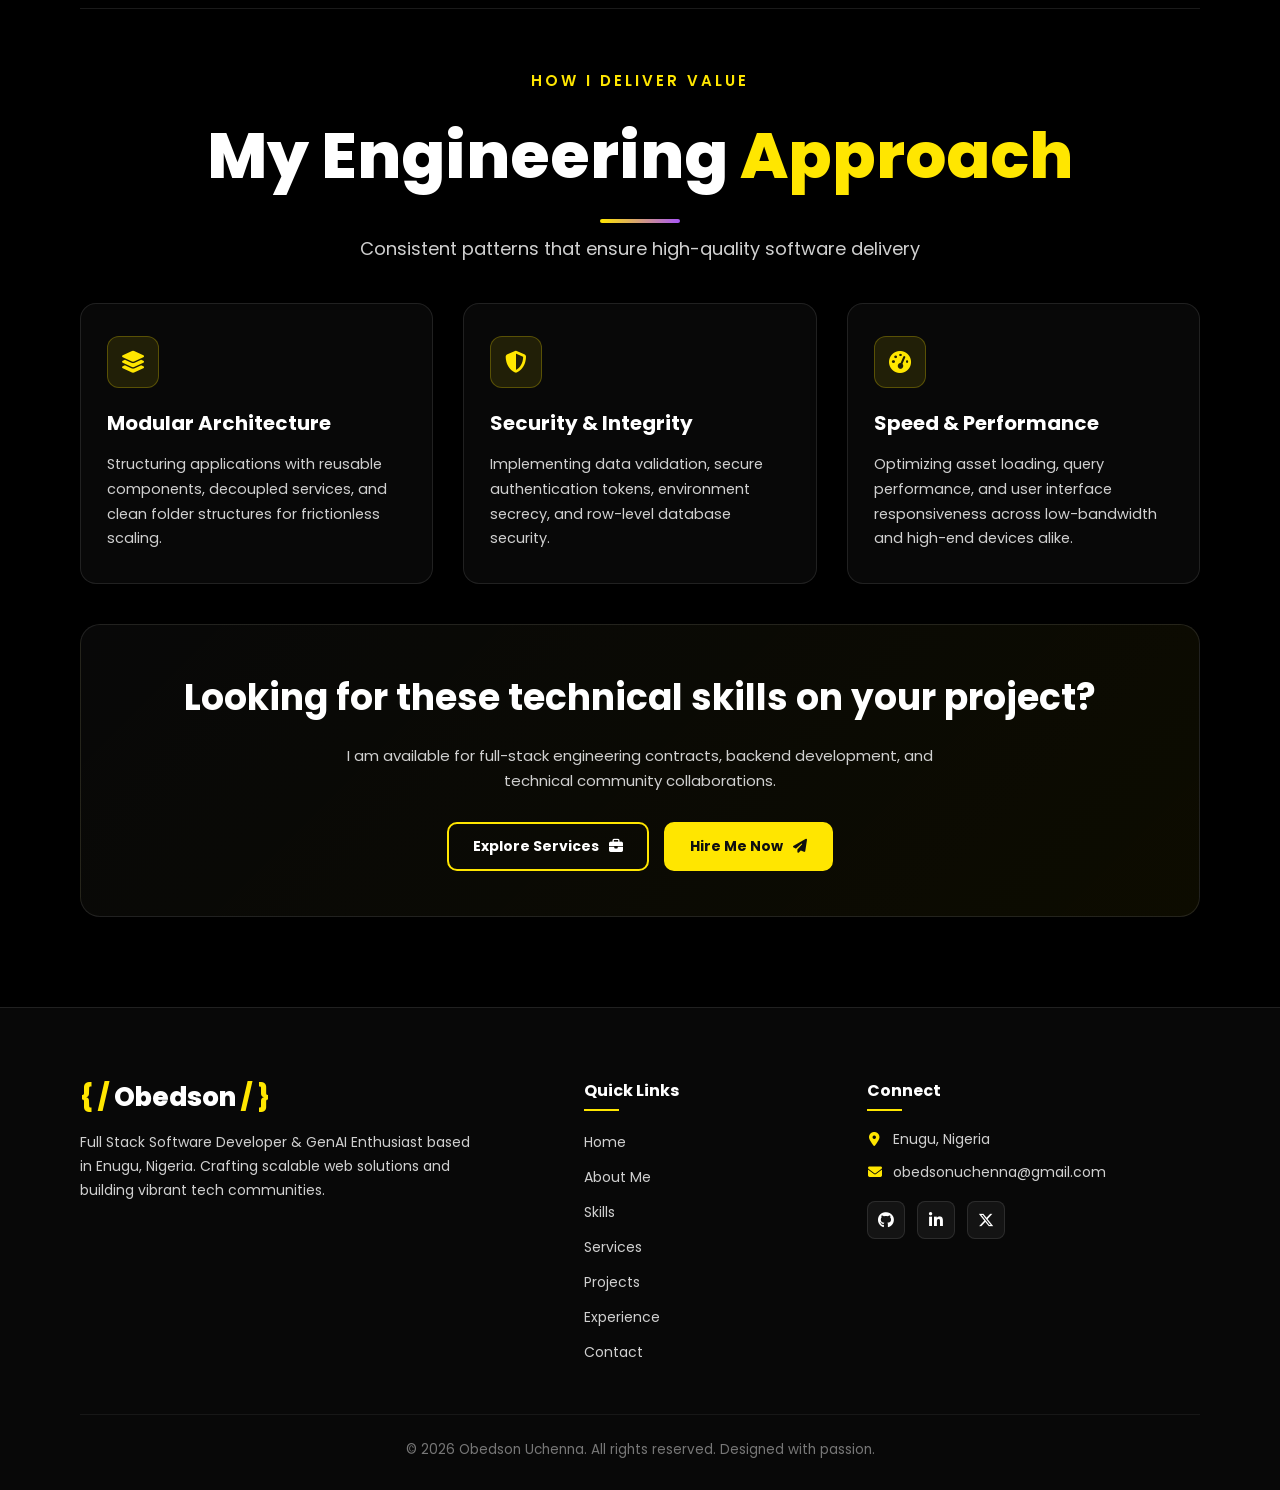
<file: skills.html>
<!DOCTYPE html>
<html lang="en">

<head>
    <meta charset="UTF-8">
    <meta name="viewport" content="width=device-width, initial-scale=1.0">
    <title>My Skills - Obedson Uchenna</title>
    <link rel="stylesheet" href="portfo.css">
    <link rel="stylesheet" href="https://cdnjs.cloudflare.com/ajax/libs/font-awesome/6.5.1/css/all.min.css">
</head>

<body>
    <!-- Header Navigation -->
    <header class="header">
        <div class="logo">
            <a href="portfolio.html"><h1><span>{ /</span> Obedson <span>/ }</span></h1></a>
        </div>

                <nav class="nav" id="navbar">
            <a href="portfolio.html">home</a>
            <a href="about.html">about</a>
            <a href="skills.html" class="active">skills</a>
            <a href="services.html">services</a>
            <a href="projects.html">projects</a>
            <a href="experiences.html">experience</a>
            <a href="contact.html">contact</a>
        </nav>

        <div class="header-right">
            <div class="logo-txt">
                <a href="contact.html"><p>let's talk</p></a>
            </div>
            <button class="menu-btn" id="menu-btn" aria-label="Toggle Navigation">
                <i class="fa-solid fa-bars"></i>
            </button>
        </div>
    </header>

    <!-- Page Header & Breadcrumb -->
    <div class="page-header">
        <div class="breadcrumb">
            <a href="portfolio.html"><i class="fa-solid fa-house"></i> Home</a>
            <span class="sep">/</span>
            <span class="current">Skills</span>
        </div>
        <div class="section-heading">
            <h4>MY TECHNICAL CAPABILITIES</h4>
            <h1>Skills <span>& Tools</span></h1>
            <div class="div">
                <div class="gradient"></div>
                <p>A comprehensive breakdown of my engineering stack, development proficiencies, and modern technologies</p>
            </div>
        </div>
    </div>

    <!-- Skills Section -->
    <main class="skills-section">
        <div class="skills-container">
            <div class="skills-categories">
                <!-- Frontend Card -->
                <div class="skill-category-card">
                    <div class="category-header">
                        <div class="category-icon">
                            <i class="fa-solid fa-desktop"></i>
                        </div>
                        <div>
                            <h3>Frontend Development</h3>
                            <p>Crafting responsive, dynamic, and intuitive user interfaces</p>
                        </div>
                    </div>

                    <div class="skills-list">
                        <div class="skill-item">
                            <div class="skill-info">
                                <span class="name"><i class="fa-brands fa-react"></i> React.js</span>
                                <span class="pct">90%</span>
                            </div>
                            <div class="progress-track">
                                <div class="progress-fill" style="width: 90%;"></div>
                            </div>
                        </div>

                        <div class="skill-item">
                            <div class="skill-info">
                                <span class="name"><i class="fa-brands fa-js"></i> JavaScript (ES6+)</span>
                                <span class="pct">92%</span>
                            </div>
                            <div class="progress-track">
                                <div class="progress-fill" style="width: 92%;"></div>
                            </div>
                        </div>

                        <div class="skill-item">
                            <div class="skill-info">
                                <span class="name"><i class="fa-brands fa-html5"></i> HTML5 & CSS3</span>
                                <span class="pct">95%</span>
                            </div>
                            <div class="progress-track">
                                <div class="progress-fill" style="width: 95%;"></div>
                            </div>
                        </div>

                        <div class="skill-item">
                            <div class="skill-info">
                                <span class="name"><i class="fa-solid fa-mobile-screen"></i> Responsive Web Design</span>
                                <span class="pct">93%</span>
                            </div>
                            <div class="progress-track">
                                <div class="progress-fill" style="width: 93%;"></div>
                            </div>
                        </div>
                    </div>

                    <div class="skill-tags">
                        <span class="skill-tag"><i class="fa-solid fa-check"></i> Hooks & State</span>
                        <span class="skill-tag"><i class="fa-solid fa-check"></i> Flexbox & Grid</span>
                        <span class="skill-tag"><i class="fa-solid fa-check"></i> DOM APIs</span>
                        <span class="skill-tag"><i class="fa-solid fa-check"></i> Single Page Apps</span>
                    </div>
                </div>

                <!-- Backend Card -->
                <div class="skill-category-card">
                    <div class="category-header">
                        <div class="category-icon">
                            <i class="fa-solid fa-server"></i>
                        </div>
                        <div>
                            <h3>Backend & Databases</h3>
                            <p>Building secure, scalable APIs and data architectures</p>
                        </div>
                    </div>

                    <div class="skills-list">
                        <div class="skill-item">
                            <div class="skill-info">
                                <span class="name"><i class="fa-brands fa-node-js"></i> Node.js & Express.js</span>
                                <span class="pct">88%</span>
                            </div>
                            <div class="progress-track">
                                <div class="progress-fill" style="width: 88%;"></div>
                            </div>
                        </div>

                        <div class="skill-item">
                            <div class="skill-info">
                                <span class="name"><i class="fa-solid fa-bolt"></i> Supabase</span>
                                <span class="pct">86%</span>
                            </div>
                            <div class="progress-track">
                                <div class="progress-fill" style="width: 86%;"></div>
                            </div>
                        </div>

                        <div class="skill-item">
                            <div class="skill-info">
                                <span class="name"><i class="fa-solid fa-database"></i> PostgreSQL & SQL</span>
                                <span class="pct">82%</span>
                            </div>
                            <div class="progress-track">
                                <div class="progress-fill" style="width: 82%;"></div>
                            </div>
                        </div>

                        <div class="skill-item">
                            <div class="skill-info">
                                <span class="name"><i class="fa-solid fa-network-wired"></i> RESTful APIs</span>
                                <span class="pct">90%</span>
                            </div>
                            <div class="progress-track">
                                <div class="progress-fill" style="width: 90%;"></div>
                            </div>
                        </div>
                    </div>

                    <div class="skill-tags">
                        <span class="skill-tag"><i class="fa-solid fa-check"></i> JWT & Auth</span>
                        <span class="skill-tag"><i class="fa-solid fa-check"></i> Row Level Security</span>
                        <span class="skill-tag"><i class="fa-solid fa-check"></i> Middleware</span>
                        <span class="skill-tag"><i class="fa-solid fa-check"></i> Data Modeling</span>
                    </div>
                </div>

                <!-- GenAI & Tools Card -->
                <div class="skill-category-card">
                    <div class="category-header">
                        <div class="category-icon">
                            <i class="fa-solid fa-brain"></i>
                        </div>
                        <div>
                            <h3>GenAI & Developer Tools</h3>
                            <p>Accelerating workflows with AI & modern development tooling</p>
                        </div>
                    </div>

                    <div class="skills-list">
                        <div class="skill-item">
                            <div class="skill-info">
                                <span class="name"><i class="fa-solid fa-robot"></i> Generative AI APIs</span>
                                <span class="pct">88%</span>
                            </div>
                            <div class="progress-track">
                                <div class="progress-fill" style="width: 88%;"></div>
                            </div>
                        </div>

                        <div class="skill-item">
                            <div class="skill-info">
                                <span class="name"><i class="fa-solid fa-wand-magic-sparkles"></i> Prompt Engineering</span>
                                <span class="pct">92%</span>
                            </div>
                            <div class="progress-track">
                                <div class="progress-fill" style="width: 92%;"></div>
                            </div>
                        </div>

                        <div class="skill-item">
                            <div class="skill-info">
                                <span class="name"><i class="fa-brands fa-git-alt"></i> Git & GitHub</span>
                                <span class="pct">90%</span>
                            </div>
                            <div class="progress-track">
                                <div class="progress-fill" style="width: 90%;"></div>
                            </div>
                        </div>

                        <div class="skill-item">
                            <div class="skill-info">
                                <span class="name"><i class="fa-solid fa-vial"></i> Postman & API Testing</span>
                                <span class="pct">86%</span>
                            </div>
                            <div class="progress-track">
                                <div class="progress-fill" style="width: 86%;"></div>
                            </div>
                        </div>
                    </div>

                    <div class="skill-tags">
                        <span class="skill-tag"><i class="fa-solid fa-check"></i> LLM Workflows</span>
                        <span class="skill-tag"><i class="fa-solid fa-check"></i> Version Control</span>
                        <span class="skill-tag"><i class="fa-solid fa-check"></i> Code Optimization</span>
                        <span class="skill-tag"><i class="fa-solid fa-check"></i> VS Code Tooling</span>
                    </div>
                </div>

                <!-- Leadership & Soft Skills Card -->
                <div class="skill-category-card">
                    <div class="category-header">
                        <div class="category-icon">
                            <i class="fa-solid fa-users-gear"></i>
                        </div>
                        <div>
                            <h3>Leadership & Soft Skills</h3>
                            <p>Collaborative strength and community empowerment</p>
                        </div>
                    </div>

                    <div class="skills-list">
                        <div class="skill-item">
                            <div class="skill-info">
                                <span class="name"><i class="fa-solid fa-people-roof"></i> Community Management</span>
                                <span class="pct">95%</span>
                            </div>
                            <div class="progress-track">
                                <div class="progress-fill" style="width: 95%;"></div>
                            </div>
                        </div>

                        <div class="skill-item">
                            <div class="skill-info">
                                <span class="name"><i class="fa-solid fa-chalkboard-user"></i> Technical Mentorship</span>
                                <span class="pct">90%</span>
                            </div>
                            <div class="progress-track">
                                <div class="progress-fill" style="width: 90%;"></div>
                            </div>
                        </div>

                        <div class="skill-item">
                            <div class="skill-info">
                                <span class="name"><i class="fa-solid fa-puzzle-piece"></i> Analytical Problem Solving</span>
                                <span class="pct">92%</span>
                            </div>
                            <div class="progress-track">
                                <div class="progress-fill" style="width: 92%;"></div>
                            </div>
                        </div>

                        <div class="skill-item">
                            <div class="skill-info">
                                <span class="name"><i class="fa-solid fa-comments"></i> Agile Team Collaboration</span>
                                <span class="pct">88%</span>
                            </div>
                            <div class="progress-track">
                                <div class="progress-fill" style="width: 88%;"></div>
                            </div>
                        </div>
                    </div>

                    <div class="skill-tags">
                        <span class="skill-tag"><i class="fa-solid fa-check"></i> 3MTT Volunteer Coord.</span>
                        <span class="skill-tag"><i class="fa-solid fa-check"></i> Workshop Facilitation</span>
                        <span class="skill-tag"><i class="fa-solid fa-check"></i> Public Speaking</span>
                        <span class="skill-tag"><i class="fa-solid fa-check"></i> Peer Code Review</span>
                    </div>
                </div>
            </div>

            <!-- Workflow Highlights Section -->
            <div class="values-container" style="margin-top: 20px;">
                <div class="section-heading" style="margin-bottom: 30px;">
                    <h4>HOW I DELIVER VALUE</h4>
                    <h1>My Engineering <span>Approach</span></h1>
                    <div class="div">
                        <div class="gradient"></div>
                        <p>Consistent patterns that ensure high-quality software delivery</p>
                    </div>
                </div>

                <div class="values-grid">
                    <div class="value-card">
                        <div class="value-icon"><i class="fa-solid fa-layer-group"></i></div>
                        <h3>Modular Architecture</h3>
                        <p>Structuring applications with reusable components, decoupled services, and clean folder structures for frictionless scaling.</p>
                    </div>

                    <div class="value-card">
                        <div class="value-icon"><i class="fa-solid fa-shield-halved"></i></div>
                        <h3>Security & Integrity</h3>
                        <p>Implementing data validation, secure authentication tokens, environment secrecy, and row-level database security.</p>
                    </div>

                    <div class="value-card">
                        <div class="value-icon"><i class="fa-solid fa-gauge-high"></i></div>
                        <h3>Speed & Performance</h3>
                        <p>Optimizing asset loading, query performance, and user interface responsiveness across low-bandwidth and high-end devices alike.</p>
                    </div>
                </div>
            </div>

            <!-- Call to action -->
            <div class="cta-panel">
                <h2>Looking for these technical skills on your project?</h2>
                <p>I am available for full-stack engineering contracts, backend development, and technical community collaborations.</p>
                <div class="btns" style="margin: 10px 0 0 0;">
                    <a href="services.html" class="btn2 btn">Explore Services <i class="fa-solid fa-briefcase"></i></a>
                    <a href="contact.html" class="btn1 btn">Hire Me Now <i class="fa-solid fa-paper-plane"></i></a>
                </div>
            </div>
        </div>
    </main>

    <!-- Footer -->
    <footer class="footer">
        <div class="footer-container">
            <div class="footer-brand">
                <a href="portfolio.html"><h2><span>{ /</span> Obedson <span>/ }</span></h2></a>
                <p>Full Stack Software Developer & GenAI Enthusiast based in Enugu, Nigeria. Crafting scalable web solutions and building vibrant tech communities.</p>
            </div>

            <div class="footer-nav">
                <h4>Quick Links</h4>
                <ul>
                    <li><a href="portfolio.html">Home</a></li>
                    <li><a href="about.html">About Me</a></li>
                    <li><a href="skills.html">Skills</a></li>
                    <li><a href="services.html">Services</a></li>
                    <li><a href="projects.html">Projects</a></li>
                    <li><a href="experiences.html">Experience</a></li>
                    <li><a href="contact.html">Contact</a></li>
                </ul>
            </div>

            <div class="footer-contact">
                <h4>Connect</h4>
                <p><i class="fa-solid fa-location-dot"></i> Enugu, Nigeria</p>
                <p><i class="fa-solid fa-envelope"></i> obedsonuchenna@gmail.com</p>
                <div class="footer-socials">
                    <a href="https://github.com/obedson/" target="_blank" rel="noopener noreferrer" aria-label="GitHub"><i class="fa-brands fa-github"></i></a>
                    <a href="https://www.linkedin.com/in/obedson-uchenna" target="_blank" rel="noopener noreferrer" aria-label="LinkedIn"><i class="fa-brands fa-linkedin-in"></i></a>
                    <a href="https://x.com/obedsonfield" target="_blank" rel="noopener noreferrer" aria-label="X (Twitter)"><i class="fa-brands fa-x-twitter"></i></a>
                </div>
            </div>
        </div>

        <div class="footer-bottom">
            <p>&copy; 2026 Obedson Uchenna. All rights reserved. Designed with passion.</p>
        </div>
    </footer>

    <!-- Mobile Navigation Toggle Script -->
    <script>
        const menuBtn = document.getElementById('menu-btn');
        const nav = document.getElementById('navbar');

        if (menuBtn && nav) {
            menuBtn.addEventListener('click', (e) => {
                e.stopPropagation();
                nav.classList.toggle('active');
                menuBtn.classList.toggle('active');
                const icon = menuBtn.querySelector('i');
                if (icon) {
                    if (nav.classList.contains('active')) {
                        icon.classList.remove('fa-bars');
                        icon.classList.add('fa-xmark');
                    } else {
                        icon.classList.remove('fa-xmark');
                        icon.classList.add('fa-bars');
                    }
                }
            });

            // Close nav when clicking a nav link
            nav.querySelectorAll('a').forEach(link => {
                link.addEventListener('click', () => {
                    nav.classList.remove('active');
                    menuBtn.classList.remove('active');
                    const icon = menuBtn.querySelector('i');
                    if (icon) {
                        icon.classList.remove('fa-xmark');
                        icon.classList.add('fa-bars');
                    }
                });
            });

            // Close nav when clicking outside
            document.addEventListener('click', (e) => {
                if (!nav.contains(e.target) && !menuBtn.contains(e.target) && nav.classList.contains('active')) {
                    nav.classList.remove('active');
                    menuBtn.classList.remove('active');
                    const icon = menuBtn.querySelector('i');
                    if (icon) {
                        icon.classList.remove('fa-xmark');
                        icon.classList.add('fa-bars');
                    }
                }
            });
        }
    </script>
</body>

</html>
</file>
<file: portfo.css>
@import url('https://fonts.googleapis.com/css2?family=Poppins:ital,wght@0,100;0,200;0,300;0,400;0,500;0,600;0,700;0,800;0,900;1,100;1,200;1,300;1,400;1,500;1,600;1,700;1,800;1,900&display=swap');

* {
    padding: 0;
    margin: 0;
    box-sizing: border-box;
    scroll-behavior: smooth;
}

:root {
    --bg-color: #000000;
    --text-color: #ffe600;
    --white-color: #ffffff;
    --aboutbg-color: #100f0f;
    --card-bg: rgba(255, 255, 255, 0.03);
    --card-hover-bg: rgba(255, 255, 255, 0.06);
    --border-color: rgba(255, 255, 255, 0.1);
    --border-hover: rgba(255, 230, 0, 0.5);
    --muted-color: #d0d0d0;
    --subtle-color: #999999;
}

html {
    scroll-behavior: smooth;
    overflow-x: hidden;
}

body {
    background-color: var(--bg-color);
    position: relative;
    font-family: "Poppins", sans-serif;
    color: var(--white-color);
    overflow-x: hidden;
    width: 100%;
    min-height: 100vh;
    display: flex;
    flex-direction: column;
}

a {
    text-decoration: none;
    color: var(--white-color);
}

span {
    color: var(--text-color);
}

/* ==========================================================================
   Header & Navigation
   ========================================================================== */
.header {
    display: flex;
    justify-content: space-between;
    align-items: center;
    gap: 20px;
    padding: 18px 80px;
    position: sticky;
    top: 0;
    background-color: rgba(0, 0, 0, 0.95);
    backdrop-filter: blur(10px);
    box-shadow: 0 2px 15px rgba(73, 73, 71, 0.4);
    z-index: 1000;
    transition: all 0.3s ease;
}

.logo a {
    display: inline-block;
}

.logo h1 {
    color: var(--white-color);
    font-size: clamp(20px, 3vw, 28px);
    font-weight: 800;
    white-space: nowrap;
}

.nav {
    display: flex;
    justify-content: center;
    align-items: center;
    gap: 30px;
    text-transform: capitalize;
    font-size: 15px;
    font-weight: 500;
}

.nav a {
    position: relative;
    padding: 6px 2px;
    transition: color 0.3s ease;
}

.nav a::after {
    content: "";
    position: absolute;
    bottom: 0;
    left: 0;
    width: 0%;
    height: 2px;
    background-color: var(--text-color);
    transition: width 0.3s ease;
}

.nav a:hover,
.nav a.active {
    color: var(--text-color);
}

.nav a:hover::after,
.nav a.active::after {
    width: 100%;
}

.header-right {
    display: flex;
    align-items: center;
    gap: 15px;
}

.logo-txt {
    background-color: var(--text-color);
    border-radius: 8px;
    padding: 10px 18px;
    display: flex;
    align-items: center;
    cursor: pointer;
    transition: transform 0.25s ease, box-shadow 0.25s ease;
    white-space: nowrap;
}

.logo-txt a p {
    color: #000;
    font-weight: 700;
    font-size: 14px;
    text-transform: capitalize;
}

.logo-txt:hover {
    transform: translateY(-2px);
    box-shadow: 0 4px 15px rgba(255, 230, 0, 0.4);
}

/* Mobile hamburger button - hidden on desktop */
.menu-btn {
    display: none;
    background: transparent;
    border: none;
    outline: none;
    color: var(--white-color);
    font-size: 24px;
    cursor: pointer;
    padding: 8px;
    line-height: 1;
    transition: color 0.2s ease, transform 0.2s ease;
}

.menu-btn:hover {
    color: var(--text-color);
}

/* ==========================================================================
   Shared Page Heading & Breadcrumb
   ========================================================================== */
.page-header {
    padding: 50px 80px 20px;
    text-align: center;
    max-width: 1400px;
    margin: 0 auto;
    width: 100%;
}

.breadcrumb {
    display: inline-flex;
    align-items: center;
    gap: 10px;
    background: rgba(255, 255, 255, 0.04);
    padding: 8px 20px;
    border-radius: 30px;
    border: 1px solid var(--border-color);
    margin-bottom: 25px;
    font-size: 14px;
}

.breadcrumb a {
    color: var(--muted-color);
    transition: color 0.2s ease;
    display: inline-flex;
    align-items: center;
    gap: 6px;
}

.breadcrumb a:hover {
    color: var(--text-color);
}

.breadcrumb span.sep {
    color: var(--border-color);
}

.breadcrumb span.current {
    color: var(--text-color);
    font-weight: 600;
}

.section-heading,
.about-heading {
    display: flex;
    flex-direction: column;
    align-items: center;
    text-align: center;
    gap: 16px;
    margin-bottom: 60px;
}

.section-heading h4,
.about-heading h4 {
    color: var(--text-color);
    font-size: 15px;
    letter-spacing: 3px;
    font-weight: 600;
    text-transform: uppercase;
}

.section-heading h1,
.about-heading h1 {
    font-size: clamp(32px, 5.5vw, 64px);
    text-transform: capitalize;
    font-weight: 800;
}

.div {
    display: flex;
    flex-direction: column;
    align-items: center;
    gap: 12px;
}

.div p {
    font-size: clamp(15px, 2vw, 18px);
    color: var(--muted-color);
    text-align: center;
    max-width: 680px;
    line-height: 1.6;
}

.gradient {
    width: 80px;
    background-image: linear-gradient(to right, var(--text-color), #a855f7);
    height: 4px;
    border-radius: 10px;
}

/* ==========================================================================
   Hero Section (portfolio.html)
   ========================================================================== */
.all {
    padding: 80px;
    max-width: 1400px;
    margin: 0 auto;
    width: 100%;
    box-sizing: border-box;
    overflow-x: hidden;
}

.hero-container {
    display: flex;
    align-items: center;
    justify-content: space-between;
    gap: 60px;
    min-height: calc(100vh - 160px);
}

.hero-text {
    flex: 1;
    max-width: 720px;
}

.hero-text h3 {
    color: var(--text-color);
    letter-spacing: 2px;
    font-size: 15px;
    font-weight: 600;
    line-height: 1.6;
    margin-bottom: 12px;
    text-transform: uppercase;
}

.hero-text h1 {
    color: var(--white-color);
    font-size: clamp(34px, 5.5vw, 76px);
    font-weight: 800;
    line-height: 1.15;
    margin-bottom: 18px;
}

.hero-text .hero-sub {
    color: var(--white-color);
    font-size: clamp(17px, 2.2vw, 26px);
    font-weight: 400;
    line-height: 1.45;
    margin-bottom: 15px;
}

.ptag {
    max-width: 580px;
    width: 100%;
    font-size: 15px;
    line-height: 1.8;
    color: var(--muted-color);
    margin-bottom: 20px;
}

.btns {
    display: flex;
    justify-content: flex-start;
    align-items: center;
    gap: 15px;
    margin: 30px 0;
    flex-wrap: wrap;
}

.btns .btn {
    padding: 12px 24px;
    border-radius: 10px;
    font-weight: 700;
    text-transform: capitalize;
    font-size: 14px;
    cursor: pointer;
    display: inline-flex;
    align-items: center;
    gap: 10px;
    transition: all 0.3s ease;
    font-family: inherit;
    text-decoration: none;
}

.btn1 {
    background-color: var(--text-color);
    color: var(--aboutbg-color) !important;
    border: 2px solid var(--text-color);
}

.btn1:hover {
    background-color: transparent;
    color: var(--text-color) !important;
    transform: translateY(-2px);
    box-shadow: 0 4px 15px rgba(255, 230, 0, 0.3);
}

.btn2 {
    background-color: transparent;
    color: var(--white-color) !important;
    border: 2px solid var(--text-color);
}

.btn2:hover {
    background-color: var(--text-color);
    color: var(--bg-color) !important;
    transform: translateY(-2px);
    box-shadow: 0 4px 15px rgba(255, 230, 0, 0.3);
}

.icons {
    display: flex;
    align-items: center;
    justify-content: flex-start;
    color: var(--white-color);
    gap: 24px;
    flex-wrap: wrap;
}

.icon {
    display: flex;
    align-items: center;
    gap: 8px;
    font-size: 15px;
    transition: transform 0.2s ease;
}

.icon i {
    font-size: 18px;
    color: var(--text-color);
    transition: transform 0.2s ease;
}

.icon a {
    color: var(--white-color);
    text-transform: capitalize;
    transition: color 0.2s ease;
}

.icon:hover a,
.icon:hover i {
    color: var(--text-color);
}

.icon:hover {
    transform: translateY(-2px);
}

/* Hero Image with stylish badges */
.hero-img {
    flex-shrink: 0;
    width: 100%;
    max-width: 400px;
    position: relative;
    z-index: 1;
    margin: 30px auto;
}

.hero-img img {
    width: 100%;
    height: 480px;
    object-fit: cover;
    display: block;
    border-radius: 20px;
    border: 3px solid var(--bg-color);
    position: relative;
    z-index: 2;
    box-shadow: 0 15px 35px rgba(0, 0, 0, 0.6);
}

.hero-img::before {
    content: "";
    width: 100%;
    height: 100%;
    border: 2px solid var(--text-color);
    transform: rotate(5deg);
    position: absolute;
    inset: -12px;
    border-radius: 20px;
    z-index: 1;
    pointer-events: none;
    transition: transform 0.3s ease;
}

.hero-img::after {
    content: "";
    width: 130px;
    height: 130px;
    border-radius: 50%;
    background-color: var(--text-color);
    position: absolute;
    bottom: -35px;
    right: -20px;
    z-index: 0;
    opacity: 0.9;
}

.hero-img:hover::before {
    transform: rotate(2deg);
}

/* ==========================================================================
   About Section & About Page Styles
   ========================================================================== */
.about {
    background-color: var(--aboutbg-color);
    color: var(--white-color);
    padding: 90px 80px;
    width: 100%;
    box-sizing: border-box;
    overflow-x: hidden;
}

.about-hero {
    display: flex;
    justify-content: space-between;
    align-items: center;
    gap: 80px;
    max-width: 1300px;
    margin: 0 auto;
}

.abt-img {
    flex-shrink: 0;
    width: 100%;
    max-width: 380px;
    position: relative;
    margin: 30px auto;
}

.abt-img img {
    width: 100%;
    height: 480px;
    object-fit: cover;
    display: block;
    border-radius: 20px;
    position: relative;
    z-index: 2;
    box-shadow: 0 15px 35px rgba(0, 0, 0, 0.6);
}

.abt-img::before {
    content: "";
    width: 100%;
    height: 100%;
    position: absolute;
    border: 4px solid var(--text-color);
    inset: 0;
    border-radius: 20px;
    transform: translate(-12px, -12px);
    z-index: 1;
    pointer-events: none;
    transition: transform 0.3s ease;
}

.abt-img:hover::before {
    transform: translate(-6px, -6px);
}

.about-text {
    flex: 1;
    max-width: 720px;
}

.about-text h2 {
    text-transform: capitalize;
    font-size: clamp(26px, 3.8vw, 48px);
    font-weight: 700;
    line-height: 1.25;
    margin-bottom: 20px;
}

.pdiv {
    width: 100%;
    line-height: 1.8;
    font-size: 15px;
    color: var(--muted-color);
}

.about-text p {
    padding-top: 18px;
}

.details {
    display: flex;
    gap: 40px;
    margin-top: 30px;
    padding: 22px 25px;
    background: var(--card-bg);
    border-radius: 14px;
    border: 1px solid var(--border-color);
    flex-wrap: wrap;
}

.details .group {
    display: flex;
    flex-direction: column;
    gap: 12px;
    flex: 1;
    min-width: 240px;
}

.details .group p {
    padding-top: 0;
    font-size: 14.5px;
    color: var(--white-color);
}

.details .group span {
    font-weight: 600;
    color: var(--text-color);
    margin-right: 6px;
    text-transform: capitalize;
}

.bt {
    padding: 14px 28px;
    border: 0;
    outline: 0;
    background-color: var(--text-color);
    color: var(--aboutbg-color) !important;
    font-weight: 700;
    border-radius: 10px;
    font-size: 15px;
    margin-top: 30px;
    cursor: pointer;
    display: inline-flex;
    align-items: center;
    gap: 10px;
    font-family: inherit;
    transition: all 0.3s ease;
    text-decoration: none;
}

.bt:hover {
    transform: translateY(-2px);
    box-shadow: 0 4px 15px rgba(255, 230, 0, 0.4);
}

/* About Values / Highlights Section */
.values-container {
    max-width: 1300px;
    margin: 80px auto 0;
    padding-top: 60px;
    border-top: 1px solid var(--border-color);
}

.values-grid {
    display: grid;
    grid-template-columns: repeat(auto-fit, minmax(320px, 1fr));
    gap: 30px;
    margin-top: 40px;
}

.value-card {
    background: var(--card-bg);
    border: 1px solid var(--border-color);
    border-radius: 16px;
    padding: 32px 26px;
    transition: all 0.3s ease;
    display: flex;
    flex-direction: column;
    gap: 14px;
}

.value-card:hover {
    border-color: var(--text-color);
    transform: translateY(-5px);
    box-shadow: 0 10px 30px rgba(0, 0, 0, 0.5), 0 0 15px rgba(255, 230, 0, 0.15);
}

.value-icon {
    width: 52px;
    height: 52px;
    border-radius: 12px;
    background: rgba(255, 230, 0, 0.1);
    color: var(--text-color);
    display: flex;
    align-items: center;
    justify-content: center;
    font-size: 22px;
    border: 1px solid rgba(255, 230, 0, 0.25);
    margin-bottom: 6px;
}

.value-card h3 {
    font-size: 20px;
    font-weight: 700;
    color: var(--white-color);
}

.value-card p {
    font-size: 14.5px;
    color: var(--muted-color);
    line-height: 1.7;
}

/* Philosophy / Quote Banner */
.philosophy-banner {
    max-width: 1100px;
    margin: 70px auto 0;
    background: linear-gradient(135deg, rgba(255, 230, 0, 0.08), rgba(168, 85, 247, 0.08));
    border: 1px solid rgba(255, 230, 0, 0.2);
    border-radius: 20px;
    padding: 40px 45px;
    text-align: center;
    display: flex;
    flex-direction: column;
    align-items: center;
    gap: 16px;
}

.philosophy-banner i {
    font-size: 36px;
    color: var(--text-color);
}

.philosophy-banner blockquote {
    font-size: clamp(17px, 2.2vw, 22px);
    font-weight: 500;
    font-style: italic;
    color: var(--white-color);
    line-height: 1.6;
    max-width: 850px;
}

.philosophy-banner cite {
    font-size: 14px;
    color: var(--text-color);
    font-weight: 600;
    letter-spacing: 1px;
    text-transform: uppercase;
}

/* ==========================================================================
   Skills Section & Skills Page Styles
   ========================================================================== */
.skills-section {
    background-color: var(--bg-color);
    padding: 90px 80px;
    width: 100%;
    box-sizing: border-box;
}

.skills-container {
    max-width: 1400px;
    margin: 0 auto;
}

.skills-categories {
    display: grid;
    grid-template-columns: repeat(auto-fit, minmax(360px, 1fr));
    gap: 30px;
    margin-bottom: 60px;
}

.skill-category-card {
    background: var(--card-bg);
    border: 1px solid var(--border-color);
    border-radius: 18px;
    padding: 32px 28px;
    transition: all 0.3s ease;
    display: flex;
    flex-direction: column;
    gap: 24px;
}

.skill-category-card:hover {
    border-color: var(--text-color);
    transform: translateY(-5px);
    box-shadow: 0 10px 30px rgba(0, 0, 0, 0.5), 0 0 20px rgba(255, 230, 0, 0.12);
}

.category-header {
    display: flex;
    align-items: center;
    gap: 16px;
    border-bottom: 1px solid var(--border-color);
    padding-bottom: 18px;
}

.category-icon {
    width: 50px;
    height: 50px;
    background: rgba(255, 230, 0, 0.1);
    color: var(--text-color);
    border-radius: 12px;
    display: flex;
    align-items: center;
    justify-content: center;
    font-size: 22px;
    border: 1px solid rgba(255, 230, 0, 0.3);
    flex-shrink: 0;
}

.category-header h3 {
    font-size: 20px;
    font-weight: 700;
    color: var(--white-color);
}

.category-header p {
    font-size: 13px;
    color: var(--muted-color);
    margin-top: 3px;
}

.skills-list {
    display: flex;
    flex-direction: column;
    gap: 18px;
}

.skill-item {
    display: flex;
    flex-direction: column;
    gap: 8px;
}

.skill-info {
    display: flex;
    justify-content: space-between;
    align-items: center;
    font-size: 14px;
    font-weight: 500;
}

.skill-info span.name {
    color: var(--white-color);
    display: flex;
    align-items: center;
    gap: 8px;
}

.skill-info span.name i {
    color: var(--text-color);
    font-size: 16px;
    width: 18px;
    text-align: center;
}

.skill-info span.pct {
    color: var(--text-color);
    font-weight: 700;
    font-size: 13px;
}

.progress-track {
    width: 100%;
    height: 8px;
    background: rgba(255, 255, 255, 0.08);
    border-radius: 20px;
    overflow: hidden;
}

.progress-fill {
    height: 100%;
    background: linear-gradient(90deg, var(--text-color), #ffb703);
    border-radius: 20px;
    transition: width 1s ease-in-out;
}

.skill-tags {
    display: flex;
    flex-wrap: wrap;
    gap: 8px;
    margin-top: 6px;
}

.skill-tag {
    background: rgba(255, 255, 255, 0.04);
    border: 1px solid rgba(255, 255, 255, 0.08);
    color: var(--muted-color);
    padding: 6px 12px;
    border-radius: 20px;
    font-size: 12.5px;
    font-weight: 500;
    transition: all 0.2s ease;
    display: inline-flex;
    align-items: center;
    gap: 6px;
}

.skill-tag i {
    color: var(--text-color);
    font-size: 11px;
}

.skill-tag:hover {
    border-color: var(--text-color);
    color: var(--text-color);
    background: rgba(255, 230, 0, 0.08);
}

/* Call to action panel */
.cta-panel {
    background: linear-gradient(135deg, rgba(255, 255, 255, 0.03), rgba(255, 230, 0, 0.05));
    border: 1px solid var(--border-color);
    border-radius: 20px;
    padding: 45px;
    text-align: center;
    display: flex;
    flex-direction: column;
    align-items: center;
    gap: 18px;
    margin-top: 40px;
}

.cta-panel h2 {
    font-size: clamp(24px, 3.5vw, 36px);
    font-weight: 700;
}

.cta-panel p {
    color: var(--muted-color);
    font-size: 15px;
    max-width: 650px;
    line-height: 1.7;
}

/* ==========================================================================
   Services Section & Services Page Styles
   ========================================================================== */
.services-section {
    background-color: var(--aboutbg-color);
    padding: 90px 80px;
    width: 100%;
    box-sizing: border-box;
}

.services-container {
    max-width: 1400px;
    margin: 0 auto;
}

.services-grid {
    display: grid;
    grid-template-columns: repeat(auto-fit, minmax(360px, 1fr));
    gap: 30px;
    margin-bottom: 70px;
}

.service-card {
    background: var(--card-bg);
    border: 1px solid var(--border-color);
    border-radius: 18px;
    padding: 35px 30px;
    transition: all 0.3s ease;
    display: flex;
    flex-direction: column;
    justify-content: space-between;
    position: relative;
    overflow: hidden;
}

.service-card::before {
    content: "";
    position: absolute;
    top: 0;
    left: 0;
    width: 100%;
    height: 3px;
    background: linear-gradient(90deg, var(--text-color), transparent);
    opacity: 0;
    transition: opacity 0.3s ease;
}

.service-card:hover {
    transform: translateY(-6px);
    border-color: var(--text-color);
    box-shadow: 0 12px 35px rgba(0, 0, 0, 0.6), 0 0 20px rgba(255, 230, 0, 0.15);
    background: var(--card-hover-bg);
}

.service-card:hover::before {
    opacity: 1;
}

.service-icon-box {
    width: 60px;
    height: 60px;
    border-radius: 14px;
    background: rgba(255, 230, 0, 0.1);
    border: 1px solid rgba(255, 230, 0, 0.3);
    display: flex;
    align-items: center;
    justify-content: center;
    font-size: 26px;
    color: var(--text-color);
    margin-bottom: 22px;
}

.service-card h3 {
    font-size: 22px;
    font-weight: 700;
    color: var(--white-color);
    margin-bottom: 12px;
}

.service-card p.service-desc {
    color: var(--muted-color);
    font-size: 14.5px;
    line-height: 1.7;
    margin-bottom: 22px;
}

.service-features {
    list-style: none;
    display: flex;
    flex-direction: column;
    gap: 10px;
    margin-bottom: 28px;
}

.service-features li {
    font-size: 13.5px;
    color: var(--white-color);
    display: flex;
    align-items: center;
    gap: 10px;
}

.service-features li i {
    color: var(--text-color);
    font-size: 12px;
    flex-shrink: 0;
}

.service-action-link {
    color: var(--text-color);
    font-weight: 700;
    font-size: 14px;
    display: inline-flex;
    align-items: center;
    gap: 8px;
    transition: gap 0.2s ease;
    margin-top: auto;
}

.service-action-link:hover {
    gap: 12px;
}

/* Process Section */
.process-section {
    margin-top: 80px;
    border-top: 1px solid var(--border-color);
    padding-top: 70px;
}

.process-grid {
    display: grid;
    grid-template-columns: repeat(auto-fit, minmax(250px, 1fr));
    gap: 25px;
    margin-top: 40px;
}

.process-card {
    background: var(--card-bg);
    border: 1px solid var(--border-color);
    border-radius: 16px;
    padding: 30px 24px;
    position: relative;
    transition: all 0.3s ease;
}

.process-card:hover {
    transform: translateY(-5px);
    border-color: var(--text-color);
    box-shadow: 0 8px 25px rgba(0, 0, 0, 0.4);
}

.process-step-num {
    font-size: 28px;
    font-weight: 900;
    color: var(--text-color);
    margin-bottom: 12px;
}

.process-card h4 {
    font-size: 18px;
    color: var(--white-color);
    margin-bottom: 10px;
}

.process-card p {
    font-size: 13.5px;
    color: var(--muted-color);
    line-height: 1.6;
}

/* ==========================================================================
   Experiences Section & Experience Page Styles
   ========================================================================== */
.experience-section {
    background-color: var(--bg-color);
    padding: 90px 80px;
    width: 100%;
    box-sizing: border-box;
}

.experience-container {
    max-width: 1400px;
    margin: 0 auto;
}

/* Stats / Metrics Grid */
.metrics-grid {
    display: grid;
    grid-template-columns: repeat(auto-fit, minmax(220px, 1fr));
    gap: 24px;
    margin-bottom: 70px;
}

.metric-card {
    background: var(--card-bg);
    border: 1px solid var(--border-color);
    border-radius: 16px;
    padding: 28px 20px;
    text-align: center;
    transition: all 0.3s ease;
}

.metric-card:hover {
    border-color: var(--text-color);
    transform: translateY(-4px);
    box-shadow: 0 8px 25px rgba(255, 230, 0, 0.12);
}

.metric-num {
    font-size: clamp(34px, 4vw, 48px);
    font-weight: 800;
    color: var(--text-color);
    margin-bottom: 6px;
}

.metric-label {
    font-size: 14px;
    color: var(--muted-color);
    font-weight: 500;
}

/* Timeline Layout */
.timeline {
    position: relative;
    max-width: 1000px;
    margin: 0 auto 60px;
    padding: 20px 0;
}

.timeline::before {
    content: "";
    position: absolute;
    top: 0;
    bottom: 0;
    left: 24px;
    width: 3px;
    background: linear-gradient(180deg, var(--text-color), rgba(255, 230, 0, 0.15));
    border-radius: 3px;
}

.timeline-item {
    position: relative;
    margin-bottom: 45px;
    padding-left: 65px;
}

.timeline-item:last-child {
    margin-bottom: 0;
}

.timeline-dot {
    position: absolute;
    left: 14px;
    top: 4px;
    width: 23px;
    height: 23px;
    border-radius: 50%;
    background: var(--bg-color);
    border: 3px solid var(--text-color);
    box-shadow: 0 0 10px rgba(255, 230, 0, 0.5);
    z-index: 2;
}

.timeline-card {
    background: var(--card-bg);
    border: 1px solid var(--border-color);
    border-radius: 16px;
    padding: 28px;
    transition: all 0.3s ease;
}

.timeline-card:hover {
    border-color: var(--text-color);
    transform: translateX(6px);
    box-shadow: 0 8px 25px rgba(0, 0, 0, 0.5);
}

.timeline-top {
    display: flex;
    justify-content: space-between;
    align-items: flex-start;
    flex-wrap: wrap;
    gap: 10px;
    margin-bottom: 8px;
}

.timeline-role {
    font-size: 20px;
    font-weight: 700;
    color: var(--white-color);
}

.timeline-badge {
    background: rgba(255, 230, 0, 0.12);
    color: var(--text-color);
    border: 1px solid rgba(255, 230, 0, 0.3);
    padding: 5px 14px;
    border-radius: 20px;
    font-size: 13px;
    font-weight: 600;
    white-space: nowrap;
}

.timeline-company {
    color: var(--text-color);
    font-size: 14.5px;
    font-weight: 600;
    margin-bottom: 14px;
    display: flex;
    align-items: center;
    gap: 8px;
}

.timeline-desc {
    color: var(--muted-color);
    font-size: 14.5px;
    line-height: 1.75;
    margin-bottom: 16px;
}

.timeline-bullets {
    list-style: none;
    margin-bottom: 18px;
    display: flex;
    flex-direction: column;
    gap: 8px;
}

.timeline-bullets li {
    font-size: 14px;
    color: var(--muted-color);
    display: flex;
    align-items: flex-start;
    gap: 10px;
    line-height: 1.5;
}

.timeline-bullets li i {
    color: var(--text-color);
    font-size: 12px;
    margin-top: 4px;
    flex-shrink: 0;
}

.timeline-skills {
    display: flex;
    flex-wrap: wrap;
    gap: 8px;
}

/* Education / Certs */
.edu-section {
    margin-top: 80px;
    border-top: 1px solid var(--border-color);
    padding-top: 70px;
}

.edu-grid {
    display: grid;
    grid-template-columns: repeat(auto-fit, minmax(320px, 1fr));
    gap: 25px;
    margin-top: 35px;
}

.edu-card {
    background: var(--card-bg);
    border: 1px solid var(--border-color);
    border-radius: 16px;
    padding: 26px 22px;
    display: flex;
    gap: 18px;
    align-items: flex-start;
    transition: all 0.3s ease;
}

.edu-card:hover {
    border-color: var(--text-color);
    transform: translateY(-4px);
    box-shadow: 0 8px 25px rgba(0, 0, 0, 0.4);
}

.edu-icon {
    width: 48px;
    height: 48px;
    border-radius: 12px;
    background: rgba(255, 230, 0, 0.1);
    color: var(--text-color);
    display: flex;
    align-items: center;
    justify-content: center;
    font-size: 22px;
    flex-shrink: 0;
    border: 1px solid rgba(255, 230, 0, 0.25);
}

.edu-content h4 {
    font-size: 17px;
    color: var(--white-color);
    margin-bottom: 4px;
}

.edu-content .inst {
    color: var(--text-color);
    font-size: 13.5px;
    font-weight: 500;
    margin-bottom: 8px;
}

.edu-content p {
    font-size: 13px;
    color: var(--muted-color);
    line-height: 1.6;
}

/* ==========================================================================
   Contact Section & Contact Page Styles
   ========================================================================== */
.contact-section {
    background-color: var(--aboutbg-color);
    padding: 90px 80px;
    width: 100%;
    box-sizing: border-box;
}

.contact-container {
    max-width: 1400px;
    margin: 0 auto;
}

.contact-layout {
    display: grid;
    grid-template-columns: 1fr 1.3fr;
    gap: 60px;
    align-items: flex-start;
}

.contact-info-col {
    display: flex;
    flex-direction: column;
    gap: 24px;
}

.contact-intro h3 {
    font-size: 28px;
    color: var(--white-color);
    margin-bottom: 12px;
}

.contact-intro p {
    color: var(--muted-color);
    font-size: 15px;
    line-height: 1.7;
}

.info-cards-list {
    display: flex;
    flex-direction: column;
    gap: 16px;
}

.info-card {
    background: var(--card-bg);
    border: 1px solid var(--border-color);
    border-radius: 14px;
    padding: 20px 22px;
    display: flex;
    align-items: center;
    gap: 18px;
    transition: all 0.3s ease;
}

.info-card:hover {
    border-color: var(--text-color);
    transform: translateX(4px);
    background: var(--card-hover-bg);
}

.info-card-icon {
    width: 48px;
    height: 48px;
    border-radius: 12px;
    background: rgba(255, 230, 0, 0.1);
    color: var(--text-color);
    display: flex;
    align-items: center;
    justify-content: center;
    font-size: 20px;
    flex-shrink: 0;
    border: 1px solid rgba(255, 230, 0, 0.25);
}

.info-card-text span.label {
    display: block;
    font-size: 12px;
    color: var(--subtle-color);
    text-transform: uppercase;
    letter-spacing: 1px;
    margin-bottom: 2px;
}

.info-card-text span.val,
.info-card-text a.val {
    font-size: 15px;
    color: var(--white-color);
    font-weight: 600;
}

.info-card-text a.val:hover {
    color: var(--text-color);
}

.contact-socials-box {
    background: var(--card-bg);
    border: 1px solid var(--border-color);
    border-radius: 14px;
    padding: 22px;
}

.contact-socials-box h4 {
    font-size: 15px;
    color: var(--white-color);
    margin-bottom: 14px;
}

.socials-row {
    display: flex;
    gap: 12px;
    flex-wrap: wrap;
}

.social-pill {
    display: inline-flex;
    align-items: center;
    gap: 8px;
    padding: 10px 18px;
    background: rgba(255, 255, 255, 0.05);
    border: 1px solid var(--border-color);
    border-radius: 10px;
    font-size: 13.5px;
    font-weight: 600;
    color: var(--white-color);
    transition: all 0.25s ease;
}

.social-pill i {
    color: var(--text-color);
    font-size: 16px;
    transition: color 0.2s ease;
}

.social-pill:hover {
    background: var(--text-color);
    color: var(--bg-color);
    border-color: var(--text-color);
    transform: translateY(-2px);
}

.social-pill:hover i {
    color: var(--bg-color);
}

/* Contact Form Container */
.contact-form-card {
    background: var(--card-bg);
    border: 1px solid var(--border-color);
    border-radius: 20px;
    padding: 40px;
    box-shadow: 0 15px 35px rgba(0, 0, 0, 0.4);
}

.contact-form-card h3 {
    font-size: 24px;
    color: var(--white-color);
    margin-bottom: 8px;
}

.contact-form-card p {
    color: var(--muted-color);
    font-size: 14px;
    margin-bottom: 28px;
}

.contact-form {
    display: flex;
    flex-direction: column;
    gap: 20px;
}

.form-row {
    display: grid;
    grid-template-columns: 1fr 1fr;
    gap: 20px;
}

.form-group {
    display: flex;
    flex-direction: column;
    gap: 8px;
}

.form-group label {
    font-size: 13.5px;
    color: var(--white-color);
    font-weight: 500;
}

.form-group label span {
    color: var(--text-color);
}

.form-input,
.form-select,
.form-textarea {
    width: 100%;
    background: rgba(0, 0, 0, 0.5);
    border: 1px solid var(--border-color);
    border-radius: 10px;
    padding: 13px 16px;
    color: var(--white-color);
    font-family: inherit;
    font-size: 14.5px;
    outline: none;
    transition: all 0.3s ease;
    box-sizing: border-box;
}

.form-input:focus,
.form-select:focus,
.form-textarea:focus {
    border-color: var(--text-color);
    box-shadow: 0 0 12px rgba(255, 230, 0, 0.25);
    background: rgba(10, 10, 10, 0.9);
}

.form-select option {
    background-color: #121212;
    color: var(--white-color);
}

.form-textarea {
    resize: vertical;
    min-height: 140px;
}

.form-submit-btn {
    width: 100%;
    padding: 15px;
    background-color: var(--text-color);
    color: var(--aboutbg-color);
    border: none;
    border-radius: 10px;
    font-size: 15px;
    font-weight: 700;
    cursor: pointer;
    display: inline-flex;
    align-items: center;
    justify-content: center;
    gap: 10px;
    font-family: inherit;
    transition: all 0.3s ease;
}

.form-submit-btn:hover {
    transform: translateY(-2px);
    box-shadow: 0 6px 20px rgba(255, 230, 0, 0.4);
}

.form-alert {
    padding: 14px 18px;
    border-radius: 10px;
    font-size: 14px;
    display: none;
    align-items: center;
    gap: 10px;
    margin-top: 10px;
}

.form-alert.success {
    display: flex;
    background: rgba(34, 197, 94, 0.15);
    border: 1px solid rgba(34, 197, 94, 0.4);
    color: #4ade80;
}

/* ==========================================================================
   Footer
   ========================================================================== */
.footer {
    background-color: #080808;
    border-top: 1px solid var(--border-color);
    padding: 70px 80px 30px;
    width: 100%;
    box-sizing: border-box;
    margin-top: auto;
}

.footer-container {
    max-width: 1400px;
    margin: 0 auto;
    display: grid;
    grid-template-columns: 2fr 1fr 1.5fr;
    gap: 60px;
    margin-bottom: 50px;
}

.footer-brand h2 {
    font-size: 26px;
    font-weight: 800;
    color: var(--white-color);
    margin-bottom: 14px;
}

.footer-brand p {
    color: var(--muted-color);
    font-size: 14px;
    line-height: 1.7;
    max-width: 400px;
}

.footer-nav h4,
.footer-contact h4 {
    font-size: 16px;
    color: var(--white-color);
    font-weight: 700;
    margin-bottom: 18px;
    position: relative;
    padding-bottom: 8px;
}

.footer-nav h4::after,
.footer-contact h4::after {
    content: "";
    position: absolute;
    bottom: 0;
    left: 0;
    width: 35px;
    height: 2px;
    background: var(--text-color);
}

.footer-nav ul {
    list-style: none;
    display: flex;
    flex-direction: column;
    gap: 10px;
}

.footer-nav ul li a {
    color: var(--muted-color);
    font-size: 14px;
    transition: all 0.2s ease;
    display: inline-block;
}

.footer-nav ul li a:hover {
    color: var(--text-color);
    transform: translateX(4px);
}

.footer-contact p {
    color: var(--muted-color);
    font-size: 14px;
    margin-bottom: 12px;
    display: flex;
    align-items: center;
    gap: 10px;
}

.footer-contact p i {
    color: var(--text-color);
    font-size: 14px;
    width: 16px;
    text-align: center;
}

.footer-socials {
    display: flex;
    gap: 12px;
    margin-top: 18px;
}

.footer-socials a {
    width: 38px;
    height: 38px;
    border-radius: 8px;
    background: rgba(255, 255, 255, 0.05);
    border: 1px solid var(--border-color);
    display: flex;
    align-items: center;
    justify-content: center;
    color: var(--white-color);
    font-size: 16px;
    transition: all 0.25s ease;
}

.footer-socials a:hover {
    background: var(--text-color);
    color: var(--bg-color);
    border-color: var(--text-color);
    transform: translateY(-3px);
}

.footer-bottom {
    max-width: 1400px;
    margin: 0 auto;
    border-top: 1px solid rgba(255, 255, 255, 0.06);
    padding-top: 25px;
    text-align: center;
    color: #777;
    font-size: 13.5px;
}


/* ==========================================================================
   Projects Section & Projects Page Styles
   ========================================================================== */
.projects-section {
    background-color: var(--aboutbg-color);
    padding: 90px 80px;
    width: 100%;
    box-sizing: border-box;
}

.projects-container {
    max-width: 1400px;
    margin: 0 auto;
}

/* Project Filter Tabs */
.project-filters {
    display: flex;
    justify-content: center;
    align-items: center;
    gap: 12px;
    flex-wrap: wrap;
    margin-bottom: 50px;
}

.filter-btn {
    background: var(--card-bg);
    border: 1px solid var(--border-color);
    color: var(--muted-color);
    padding: 10px 22px;
    border-radius: 30px;
    font-size: 14px;
    font-weight: 600;
    cursor: pointer;
    font-family: inherit;
    transition: all 0.3s ease;
    display: inline-flex;
    align-items: center;
    gap: 8px;
}

.filter-btn:hover,
.filter-btn.active {
    background-color: var(--text-color);
    color: var(--aboutbg-color);
    border-color: var(--text-color);
    transform: translateY(-2px);
    box-shadow: 0 4px 15px rgba(255, 230, 0, 0.3);
}

.filter-btn i {
    font-size: 13px;
}

/* Projects Grid */
.projects-grid {
    display: grid;
    grid-template-columns: repeat(auto-fit, minmax(360px, 1fr));
    gap: 32px;
    margin-bottom: 60px;
}

.project-card {
    background: var(--card-bg);
    border: 1px solid var(--border-color);
    border-radius: 20px;
    overflow: hidden;
    transition: all 0.35s ease;
    display: flex;
    flex-direction: column;
    justify-content: space-between;
    position: relative;
}

.project-card:hover {
    border-color: var(--text-color);
    transform: translateY(-7px);
    box-shadow: 0 15px 35px rgba(0, 0, 0, 0.6), 0 0 20px rgba(255, 230, 0, 0.15);
}

/* Project Visual Banner */
.project-banner {
    width: 100%;
    height: 200px;
    background: linear-gradient(135deg, #181818, #262626);
    position: relative;
    display: flex;
    align-items: center;
    justify-content: center;
    border-bottom: 1px solid var(--border-color);
    overflow: hidden;
}

.project-banner::before {
    content: "";
    position: absolute;
    inset: 0;
    background: radial-gradient(circle at center, rgba(255, 230, 0, 0.15), transparent 70%);
}

.project-banner-icon {
    font-size: 56px;
    color: var(--text-color);
    position: relative;
    z-index: 1;
    transition: transform 0.3s ease;
}

.project-card:hover .project-banner-icon {
    transform: scale(1.1);
}

.project-badge {
    position: absolute;
    top: 14px;
    right: 14px;
    background: rgba(0, 0, 0, 0.85);
    border: 1px solid rgba(255, 230, 0, 0.4);
    color: var(--text-color);
    padding: 5px 12px;
    border-radius: 20px;
    font-size: 11.5px;
    font-weight: 700;
    text-transform: uppercase;
    letter-spacing: 0.8px;
    z-index: 2;
}

.project-body {
    padding: 28px;
    display: flex;
    flex-direction: column;
    gap: 16px;
    flex-grow: 1;
}

.project-body h3 {
    font-size: 21px;
    font-weight: 700;
    color: var(--white-color);
    line-height: 1.3;
}

.project-desc {
    color: var(--muted-color);
    font-size: 14px;
    line-height: 1.7;
}

.project-tags {
    display: flex;
    flex-wrap: wrap;
    gap: 8px;
    margin-top: auto;
    padding-top: 10px;
}

.project-tag {
    background: rgba(255, 255, 255, 0.04);
    border: 1px solid var(--border-color);
    color: var(--muted-color);
    padding: 5px 11px;
    border-radius: 14px;
    font-size: 12px;
    font-weight: 500;
    display: inline-flex;
    align-items: center;
    gap: 5px;
}

.project-tag i {
    color: var(--text-color);
    font-size: 10px;
}

.project-footer {
    padding: 18px 28px;
    border-top: 1px solid var(--border-color);
    display: flex;
    align-items: center;
    justify-content: space-between;
    background: rgba(0, 0, 0, 0.25);
}

.project-btn {
    display: inline-flex;
    align-items: center;
    gap: 8px;
    font-size: 13.5px;
    font-weight: 600;
    transition: all 0.2s ease;
}

.project-btn.demo {
    color: var(--text-color);
}

.project-btn.demo:hover {
    color: #ffffff;
    transform: translateX(3px);
}

.project-btn.code {
    color: var(--muted-color);
}

.project-btn.code:hover {
    color: var(--text-color);
}

/* ==========================================================================
   Responsive Breakpoints
   ========================================================================== */

/* Laptop & Medium Desktop (<= 1100px) */
@media (max-width: 1100px) {
    .header {
        padding: 16px 40px;
    }

    .all,
    .page-header,
    .about,
    .skills-section,
    .services-section,
    .projects-section,
    .experience-section,
    .contact-section {
        padding-left: 40px;
        padding-right: 40px;
    }

    .footer {
        padding: 60px 40px 25px;
    }

    .hero-container {
        gap: 40px;
    }

    .about-hero {
        gap: 50px;
    }

    .contact-layout {
        gap: 40px;
    }

    .footer-container {
        gap: 40px;
    }

    .nav {
        gap: 20px;
        font-size: 14px;
    }
}

/* Tablet & Smaller Screens (<= 920px) */
@media (max-width: 920px) {
    .header {
        padding: 16px 30px;
    }

    /* Mobile Hamburger Trigger */
    .menu-btn {
        display: block;
    }

    /* Mobile Drawer Dropdown */
    .nav {
        position: absolute;
        top: 100%;
        left: 0;
        width: 100%;
        background-color: rgba(12, 12, 12, 0.98);
        backdrop-filter: blur(15px);
        flex-direction: column;
        align-items: stretch;
        gap: 0;
        border-top: 1px solid var(--border-color);
        box-shadow: 0 12px 30px rgba(0, 0, 0, 0.8);
        max-height: 0;
        overflow-y: auto;
        opacity: 0;
        pointer-events: none;
        transition: max-height 0.4s ease, opacity 0.3s ease, padding 0.3s ease;
    }

    .nav.active {
        max-height: 480px;
        opacity: 1;
        pointer-events: auto;
        padding: 15px 0 20px;
    }

    .nav a {
        display: block;
        padding: 14px 35px;
        font-size: 16px;
        border-bottom: 1px solid rgba(255, 255, 255, 0.05);
    }

    .nav a::after {
        display: none;
    }

    .nav a:hover,
    .nav a.active {
        background-color: rgba(255, 230, 0, 0.1);
        padding-left: 45px;
        color: var(--text-color);
    }

    .nav a.active {
        border-left: 4px solid var(--text-color);
    }

    .all,
    .page-header,
    .about,
    .skills-section,
    .services-section,
    .projects-section,
    .experience-section,
    .contact-section {
        padding-left: 30px;
        padding-right: 30px;
    }

    .footer {
        padding: 50px 30px 25px;
    }

    /* Hero section stacks vertically */
    .hero-container {
        flex-direction: column-reverse;
        text-align: center;
        gap: 40px;
        min-height: auto;
        padding: 20px 0;
    }

    .hero-text {
        max-width: 100%;
    }

    .ptag {
        margin-left: auto;
        margin-right: auto;
    }

    .btns {
        justify-content: center;
    }

    .icons {
        justify-content: center;
    }

    .hero-img {
        max-width: 340px;
        margin: 20px auto 30px;
    }

    .hero-img img {
        height: 420px;
    }

    .desktop-br {
        display: none;
    }

    /* About section stacks vertically */
    .about-hero {
        flex-direction: column;
        text-align: center;
        gap: 50px;
    }

    .about-text {
        max-width: 100%;
    }

    .abt-img {
        max-width: 340px;
        margin: 10px auto 30px;
    }

    .abt-img img {
        height: 420px;
    }

    .details {
        justify-content: center;
        text-align: left;
    }

    .bt {
        margin-left: auto;
        margin-right: auto;
    }

    /* Contact layout stacks vertically */
    .contact-layout {
        grid-template-columns: 1fr;
        gap: 45px;
    }

    /* Footer stacks vertically */
    .footer-container {
        grid-template-columns: 1fr;
        gap: 35px;
    }
}

/* Small Tablets & Large Phones (<= 768px) */
@media (max-width: 768px) {
    .section-heading,
    .about-heading {
        margin-bottom: 45px;
    }

    .skills-categories,
    .services-grid,
    .projects-grid {
        grid-template-columns: 1fr;
    }

    .form-row {
        grid-template-columns: 1fr;
    }

    .metrics-grid {
        grid-template-columns: repeat(2, 1fr);
    }

    .timeline-top {
        flex-direction: column;
        gap: 6px;
    }

    .edu-grid {
        grid-template-columns: 1fr;
    }

    .philosophy-banner {
        padding: 30px 24px;
    }
}

/* Mobile Devices (<= 600px) */
@media (max-width: 600px) {
    .header {
        padding: 14px 20px;
    }

    .logo h1 {
        font-size: 20px;
    }

    .logo-txt {
        padding: 8px 14px;
    }

    .logo-txt a p {
        font-size: 13px;
    }

    .all,
    .page-header,
    .about,
    .skills-section,
    .services-section,
    .projects-section,
    .experience-section,
    .contact-section {
        padding: 45px 20px;
    }

    .footer {
        padding: 45px 20px 20px;
    }

    .hero-text h1 {
        font-size: 32px;
    }

    .hero-text .hero-sub {
        font-size: 18px;
    }

    .ptag {
        font-size: 14px;
        line-height: 1.7;
    }

    .hero-img {
        max-width: 290px;
    }

    .hero-img img {
        height: 360px;
    }

    .hero-img::before {
        inset: -8px;
        transform: rotate(3deg);
    }

    .hero-img::after {
        width: 90px;
        height: 90px;
        bottom: -20px;
        right: -10px;
    }

    .btns {
        flex-direction: column;
        width: 100%;
        gap: 12px;
    }

    .btns .btn {
        width: 100%;
        justify-content: center;
    }

    .about-heading {
        margin-bottom: 40px;
        gap: 12px;
    }

    .section-heading h1,
    .about h1 {
        font-size: 32px;
    }

    .abt-img {
        max-width: 280px;
    }

    .abt-img img {
        height: 350px;
    }

    .abt-img::before {
        transform: translate(-8px, -8px);
        border-width: 3px;
    }

    .about-text h2 {
        font-size: 24px;
    }

    .pdiv {
        font-size: 14px;
        line-height: 1.7;
    }

    .details {
        flex-direction: column;
        gap: 14px;
        padding: 16px;
    }

    .bt {
        width: 100%;
        justify-content: center;
    }

    .values-grid {
        grid-template-columns: 1fr;
    }

    .skill-category-card,
    .service-card,
    .timeline-card,
    .contact-form-card {
        padding: 24px 18px;
    }

    .metrics-grid {
        grid-template-columns: 1fr;
        gap: 14px;
    }

    .timeline::before {
        left: 14px;
    }

    .timeline-dot {
        left: 4px;
        width: 20px;
        height: 20px;
    }

    .timeline-item {
        padding-left: 42px;
    }

    .timeline-card:hover {
        transform: none;
    }

    .contact-form-card {
        padding: 24px 16px;
    }

    .socials-row {
        flex-direction: column;
    }

    .social-pill {
        width: 100%;
        justify-content: center;
    }
}

/* Extra Small Mobile (<= 380px) */
@media (max-width: 380px) {
    .header {
        padding: 12px 14px;
    }

    .logo h1 {
        font-size: 17px;
    }

    .logo-txt {
        padding: 6px 10px;
    }

    .logo-txt a p {
        font-size: 12px;
    }

    .all,
    .page-header,
    .about,
    .skills-section,
    .services-section,
    .projects-section,
    .experience-section,
    .contact-section {
        padding: 35px 14px;
    }

    .footer {
        padding: 35px 14px 18px;
    }

    .hero-img {
        max-width: 250px;
    }

    .hero-img img {
        height: 310px;
    }

    .abt-img {
        max-width: 250px;
    }

    .abt-img img {
        height: 310px;
    }

    .hero-text h1 {
        font-size: 26px;
    }

    .hero-text .hero-sub {
        font-size: 16px;
    }

    .category-header {
        flex-direction: column;
        align-items: flex-start;
        gap: 10px;
    }

    .edu-card {
        flex-direction: column;
        align-items: flex-start;
    }
}
</file>
